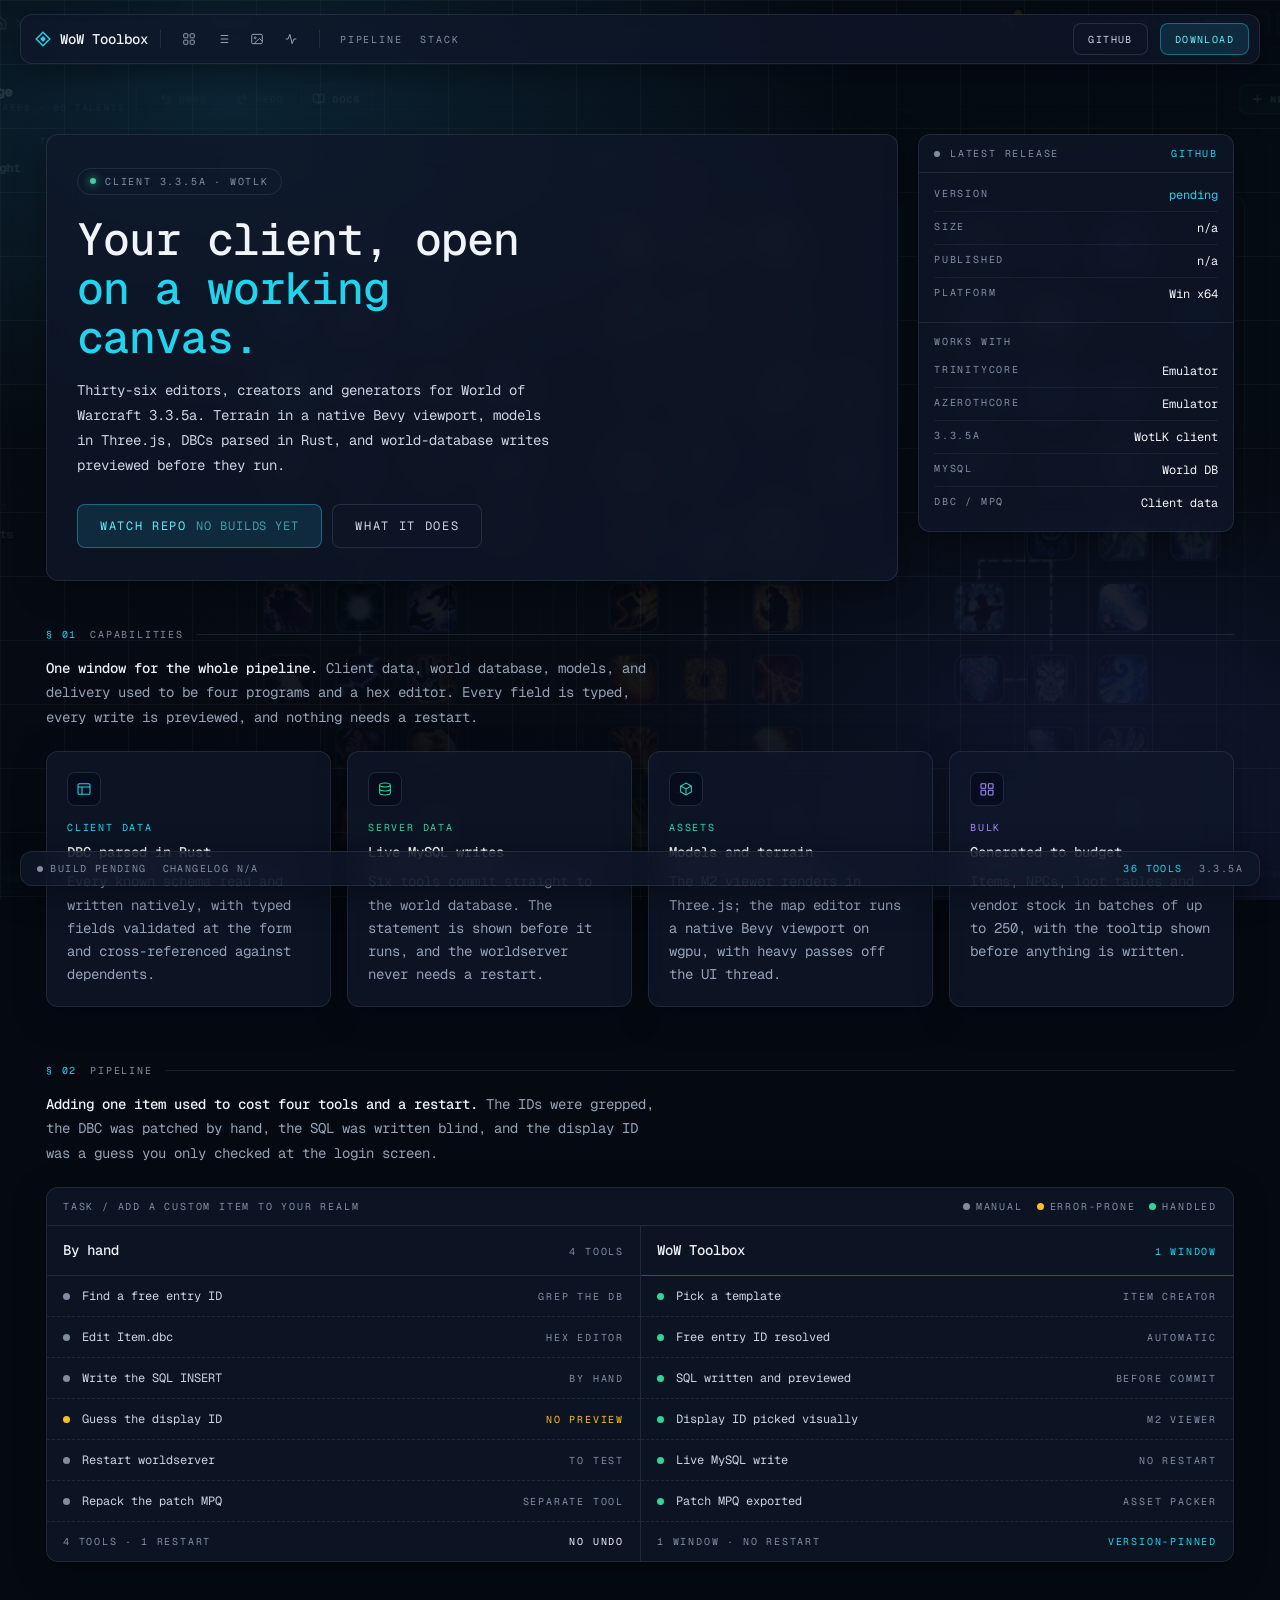
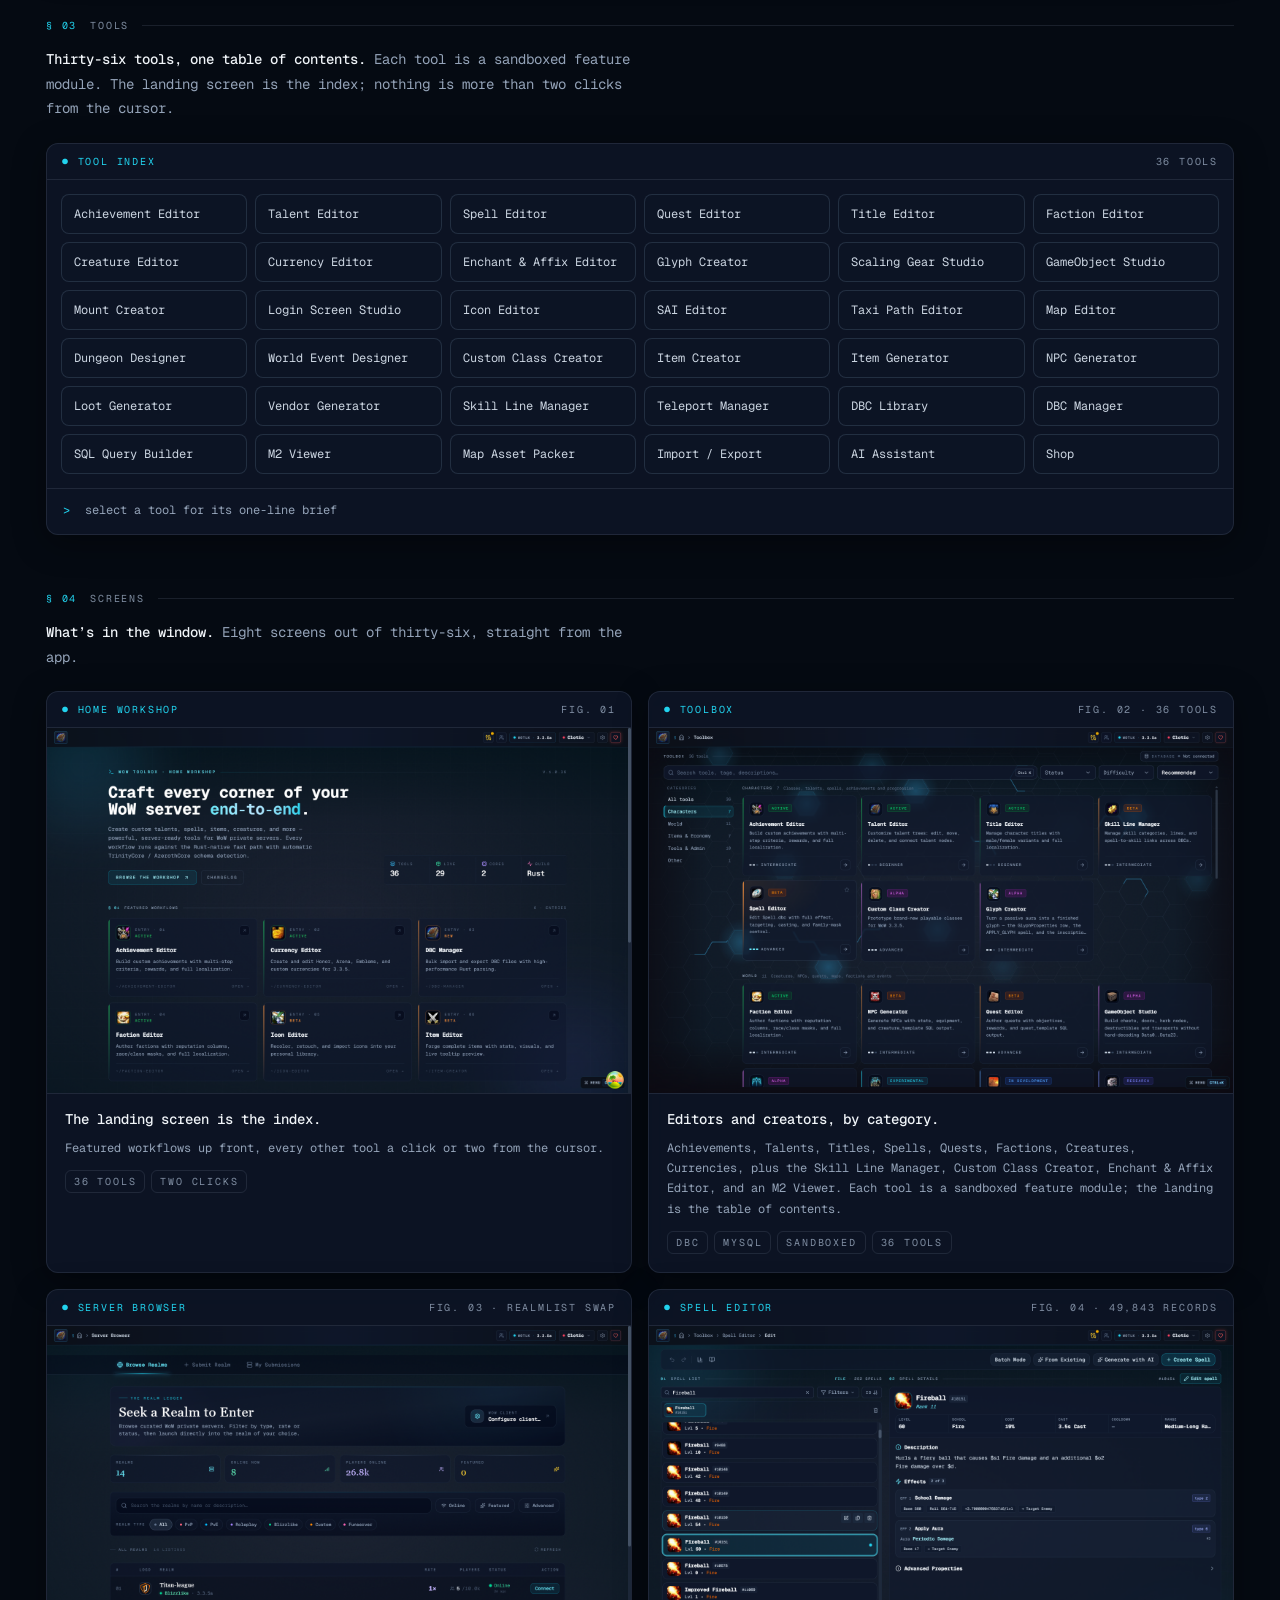
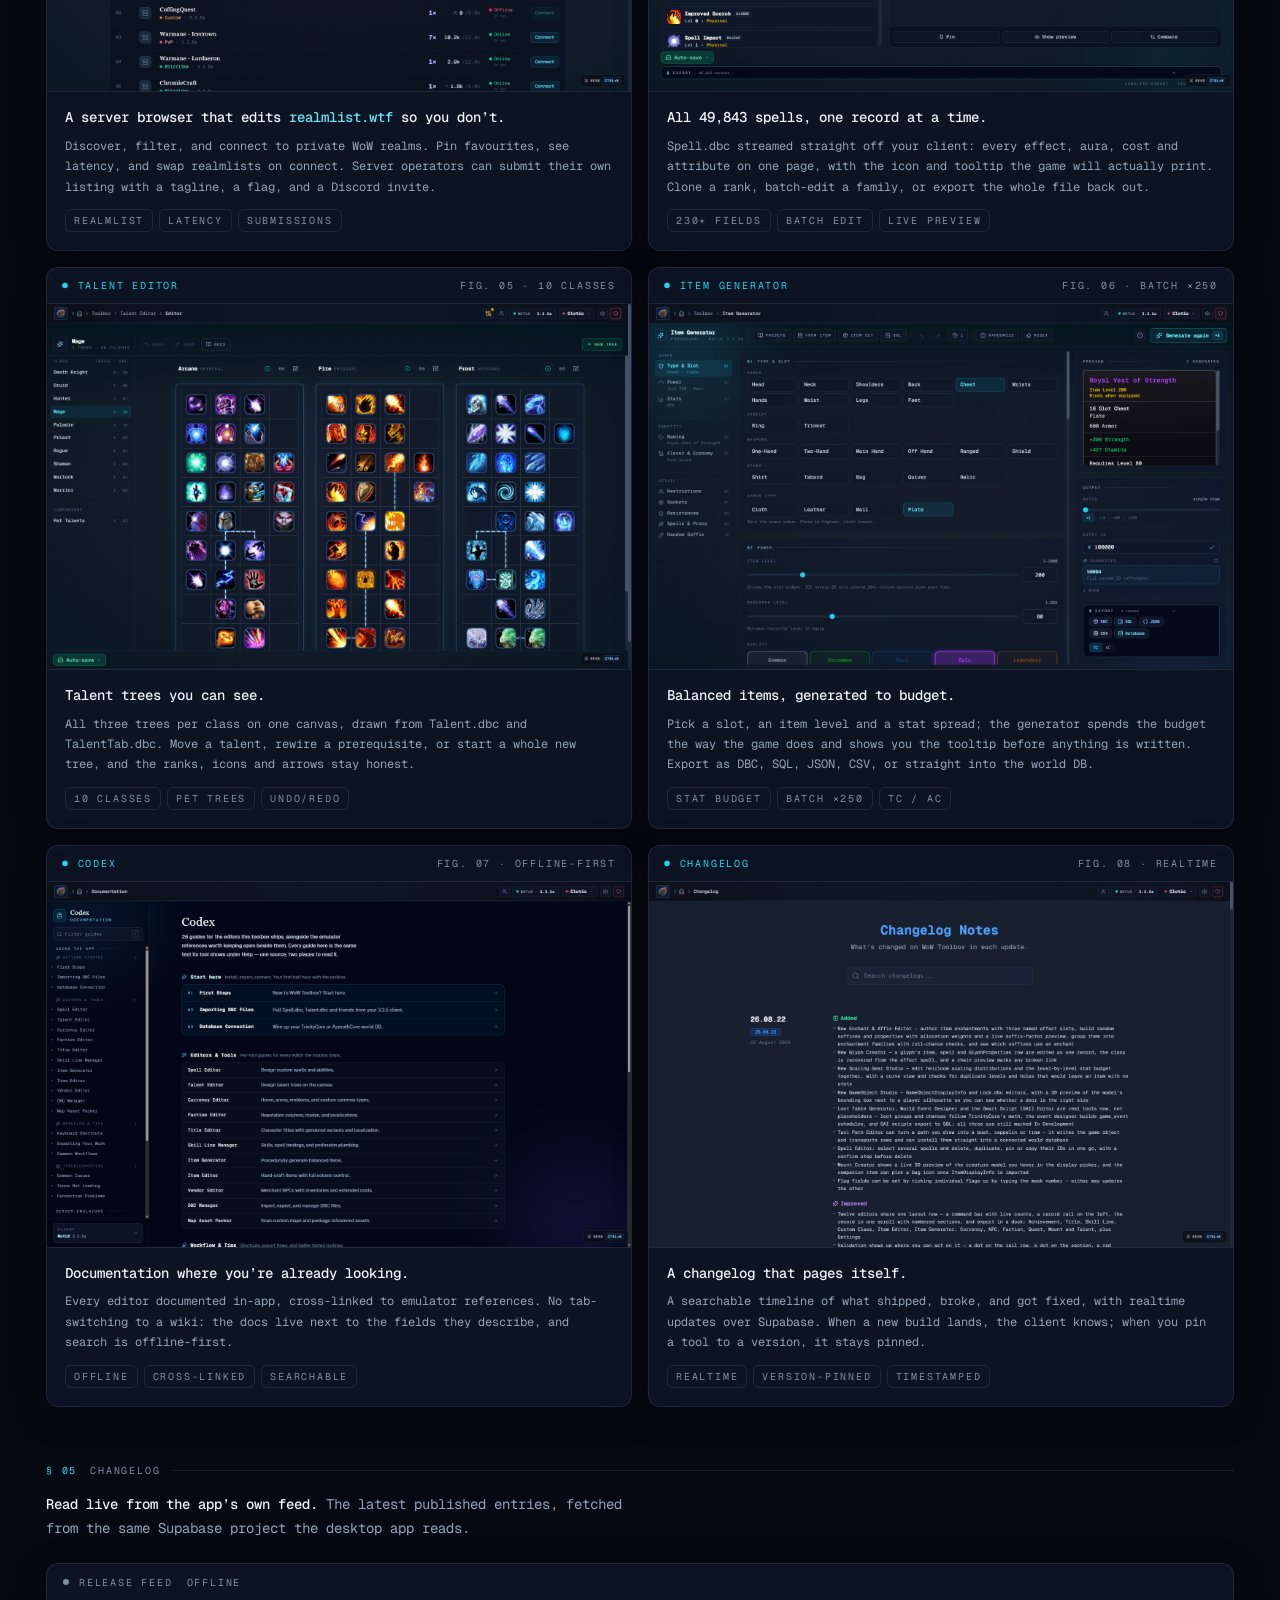
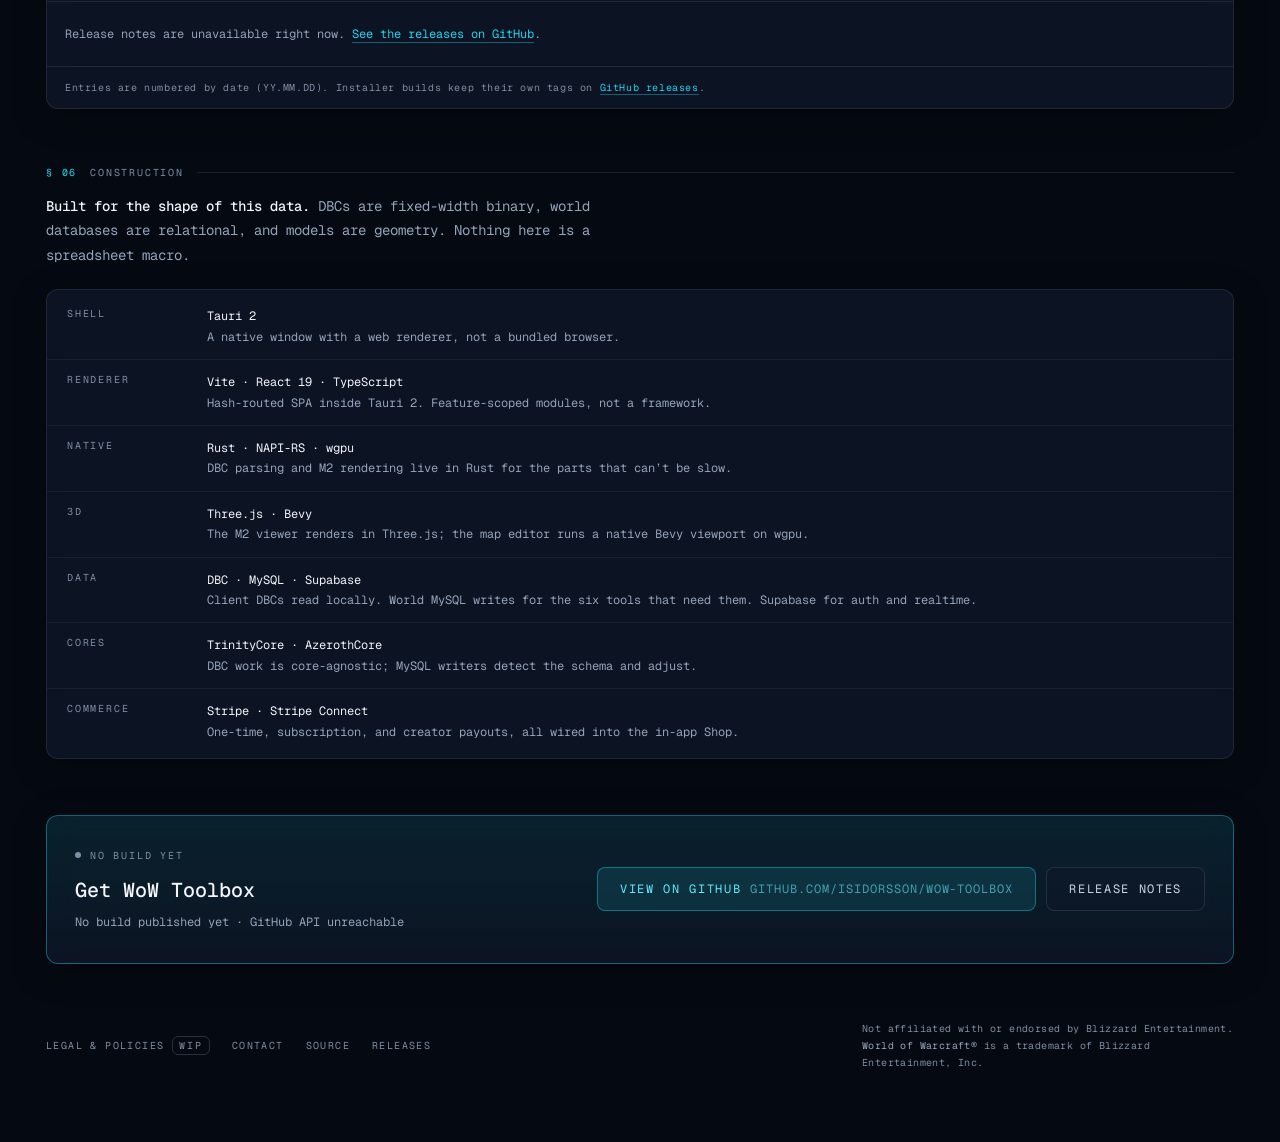
<file: index.html>
<!DOCTYPE html>
<html lang="en">
<head>
  <meta charset="utf-8">
  <meta name="viewport" content="width=device-width, initial-scale=1">
  <title>WoW Toolbox: a desktop modding kit for World of Warcraft</title>
  <meta name="description" content="WoW Toolbox is a desktop development kit for World of Warcraft client modding. 36 editors, creators, and generators in one window. Built first for 3.3.5a (WotLK); more client versions on the roadmap.">
  <meta name="theme-color" content="#050a12">

  <meta property="og:title" content="WoW Toolbox: a desktop modding kit for World of Warcraft">
  <meta property="og:description" content="36 editors, creators, and generators for WoW client modding. Starting with 3.3.5a, more versions planned.">
  <meta property="og:image" content="images/toolbox-landing.png">
  <meta property="og:type" content="website">

  <link rel="icon" href="data:image/svg+xml,%3Csvg xmlns='http://www.w3.org/2000/svg' viewBox='0 0 16 16'%3E%3Cpath d='M8 1.5 14.5 8 8 14.5 1.5 8Z' fill='none' stroke='%2322d3ee' stroke-width='1.6'/%3E%3C/svg%3E">

  <link rel="preconnect" href="https://fonts.googleapis.com">
  <link rel="preconnect" href="https://fonts.gstatic.com" crossorigin>
  <link rel="preconnect" href="https://api.github.com">
  <link rel="preconnect" href="https://sxwbyrumbiedxawtirmc.supabase.co">
  <link rel="stylesheet" href="https://fonts.googleapis.com/css2?family=Geist+Mono:wght@400;500;600&display=swap">
  <link rel="stylesheet" href="tokens.css">
  <link rel="stylesheet" href="welcome.css">
  <link rel="stylesheet" href="changelog.css">
</head>
<body>

  <a class="skip float" href="#main">Skip to content</a>

  <!-- The working canvas: fixed behind everything, as a viewport would be. -->
  <div class="canvas" aria-hidden="true">
    <img src="images/talent-editor.png" alt="" width="1600" height="1000" decoding="async">
  </div>

  <div class="page">

    <!-- Floating toolbar -->
    <header class="toolbar float">
      <a class="brand" href="./">
        <svg width="16" height="16" viewBox="0 0 16 16" aria-hidden="true" focusable="false"><path d="M8 1.2 14.8 8 8 14.8 1.2 8Z" fill="none" stroke="currentColor" stroke-width="1.4"/><path d="M8 5.1 10.9 8 8 10.9 5.1 8Z" fill="currentColor"/></svg>
        <b>WoW Toolbox</b>
      </a>
      <nav class="toolbar__nav" aria-label="Page sections">
        <span class="sep" aria-hidden="true"></span>
        <span class="tools">
          <a href="#what" title="Capabilities" aria-label="Capabilities"><svg width="14" height="14" viewBox="0 0 24 24" fill="none" stroke="currentColor" stroke-width="1.7" aria-hidden="true" focusable="false"><rect x="3" y="3" width="7" height="7" rx="1"/><rect x="14" y="3" width="7" height="7" rx="1"/><rect x="3" y="14" width="7" height="7" rx="1"/><rect x="14" y="14" width="7" height="7" rx="1"/></svg></a>
          <a href="#tools" title="Tool index" aria-label="Tool index"><svg width="14" height="14" viewBox="0 0 24 24" fill="none" stroke="currentColor" stroke-width="1.7" aria-hidden="true" focusable="false"><path d="M8 6h13M8 12h13M8 18h13M3 6h.01M3 12h.01M3 18h.01"/></svg></a>
          <a href="#screens" title="Screens" aria-label="Screens"><svg width="14" height="14" viewBox="0 0 24 24" fill="none" stroke="currentColor" stroke-width="1.7" aria-hidden="true" focusable="false"><rect x="3" y="4" width="18" height="16" rx="2"/><circle cx="9" cy="10" r="1.5"/><path d="m21 16-5-5-9 9"/></svg></a>
          <a href="#changelog" title="Changelog" aria-label="Changelog"><svg width="14" height="14" viewBox="0 0 24 24" fill="none" stroke="currentColor" stroke-width="1.7" aria-hidden="true" focusable="false"><path d="M3 12h4l3-8 4 16 3-8h4"/></svg></a>
        </span>
        <span class="sep" aria-hidden="true"></span>
        <span class="links">
          <a href="#pipeline">Pipeline</a>
          <a href="#stack">Stack</a>
        </span>
      </nav>
      <span class="grow"></span>
      <a class="btn" href="https://github.com/Isidorsson/wow-toolbox" rel="noopener">GitHub</a>
      <a class="btn btn--primary" href="#get">Download</a>
    </header>

    <main class="wrap" id="main">

      <!-- Hero: chrome floating over the viewport -->
      <section class="hero" aria-labelledby="hero-title">
        <div class="hero__card float">
          <p class="eyebrow"><i class="led" aria-hidden="true"></i>Client 3.3.5a · WotLK</p>
          <h1 id="hero-title">Your client, open <em>on a working canvas.</em></h1>
          <p class="lede">
            Thirty-six editors, creators and generators for World of Warcraft 3.3.5a.
            Terrain in a native Bevy viewport, models in Three.js, DBCs parsed in Rust,
            and world-database writes previewed before they run.
          </p>
          <div class="acts">
            <a class="btn btn--primary btn--lg" id="cta-download" href="https://github.com/Isidorsson/wow-toolbox/releases">
              <span class="btn__label">Download</span> <small id="cta-version">checking…</small>
            </a>
            <a class="btn btn--lg" href="#what">What it does</a>
          </div>
        </div>

        <aside class="insp float" aria-label="Latest release and compatibility">
          <div class="insp__h"><i class="led led--release" aria-hidden="true"></i>Latest release<span class="r">GitHub</span></div>
          <dl class="kv" id="release-meta">
            <div><dt>Version</dt><dd class="cy" data-field="version">…</dd></div>
            <div><dt>Size</dt><dd data-field="size">…</dd></div>
            <div><dt>Published</dt><dd data-field="date">…</dd></div>
            <div><dt>Platform</dt><dd data-field="platform">Win&nbsp;x64</dd></div>
          </dl>
          <p class="insp__sub">Works with</p>
          <dl class="kv">
            <div><dt>TrinityCore</dt><dd>Emulator</dd></div>
            <div><dt>AzerothCore</dt><dd>Emulator</dd></div>
            <div><dt>3.3.5a</dt><dd>WotLK client</dd></div>
            <div><dt>MySQL</dt><dd>World DB</dd></div>
            <div><dt>DBC / MPQ</dt><dd>Client data</dd></div>
          </dl>
        </aside>
      </section>

      <!-- Capabilities -->
      <section class="band" id="what" aria-labelledby="what-h">
        <h2 class="rule" id="what-h"><b>§ 01</b> Capabilities</h2>
        <p class="lead"><b>One window for the whole pipeline.</b> Client data, world database, models, and delivery used to be four programs and a hex editor. Every field is typed, every write is previewed, and nothing needs a restart.</p>
        <div class="grid">
          <article class="cell float" style="--a: var(--cyan)">
            <span class="ic"><svg width="16" height="16" viewBox="0 0 24 24" fill="none" stroke="currentColor" stroke-width="1.6" aria-hidden="true" focusable="false"><rect x="3" y="4" width="18" height="16" rx="2"/><path d="M3 9h18M9 9v11"/></svg></span>
            <span class="tag">Client data</span>
            <h3>DBC parsed in Rust</h3>
            <p>Every known schema read and written natively, with typed fields validated at the form and cross-referenced against dependents.</p>
          </article>
          <article class="cell float" style="--a: var(--emerald)">
            <span class="ic"><svg width="16" height="16" viewBox="0 0 24 24" fill="none" stroke="currentColor" stroke-width="1.6" aria-hidden="true" focusable="false"><ellipse cx="12" cy="6" rx="8" ry="3"/><path d="M4 6v12c0 1.7 3.6 3 8 3s8-1.3 8-3V6"/><path d="M4 12c0 1.7 3.6 3 8 3s8-1.3 8-3"/></svg></span>
            <span class="tag">Server data</span>
            <h3>Live MySQL writes</h3>
            <p>Six tools commit straight to the world database. The statement is shown before it runs, and the worldserver never needs a restart.</p>
          </article>
          <article class="cell float" style="--a: var(--teal)">
            <span class="ic"><svg width="16" height="16" viewBox="0 0 24 24" fill="none" stroke="currentColor" stroke-width="1.6" aria-hidden="true" focusable="false"><path d="m12 3 8 4.5v9L12 21l-8-4.5v-9Z"/><path d="M12 12v9M4 7.5l8 4.5 8-4.5"/></svg></span>
            <span class="tag">Assets</span>
            <h3>Models and terrain</h3>
            <p>The M2 viewer renders in Three.js; the map editor runs a native Bevy viewport on wgpu, with heavy passes off the UI thread.</p>
          </article>
          <article class="cell float" style="--a: var(--violet)">
            <span class="ic"><svg width="16" height="16" viewBox="0 0 24 24" fill="none" stroke="currentColor" stroke-width="1.6" aria-hidden="true" focusable="false"><rect x="3" y="4" width="7" height="7" rx="1"/><rect x="14" y="4" width="7" height="7" rx="1"/><rect x="3" y="14" width="7" height="7" rx="1"/><rect x="14" y="14" width="7" height="7" rx="1"/></svg></span>
            <span class="tag">Bulk</span>
            <h3>Generated to budget</h3>
            <p>Items, NPCs, loot tables and vendor stock in batches of up to 250, with the tooltip shown before anything is written.</p>
          </article>
        </div>
      </section>

      <!-- Pipeline: by hand against the Toolbox -->
      <section class="band" id="pipeline" aria-labelledby="pipeline-h">
        <h2 class="rule" id="pipeline-h"><b>§ 02</b> Pipeline</h2>
        <p class="lead"><b>Adding one item used to cost four tools and a restart.</b> The IDs were grepped, the DBC was patched by hand, the SQL was written blind, and the display ID was a guess you only checked at the login screen.</p>

        <div class="compare float">
          <div class="compare__bar">
            <span>Task / add a custom item to your realm</span>
            <span class="legend">
              <span><i class="dot" aria-hidden="true"></i> manual</span>
              <span><i class="dot dot--warn" aria-hidden="true"></i> error-prone</span>
              <span><i class="dot dot--ok" aria-hidden="true"></i> handled</span>
            </span>
          </div>
          <div class="compare__cols">
            <div class="compare__col">
              <div class="compare__head"><h3>By hand</h3><span>4 tools</span></div>
              <ol class="jobs">
                <li><i class="dot" aria-hidden="true"></i> Find a free entry ID <span class="status">grep the DB</span></li>
                <li><i class="dot" aria-hidden="true"></i> Edit Item.dbc <span class="status">hex editor</span></li>
                <li><i class="dot" aria-hidden="true"></i> Write the SQL INSERT <span class="status">by hand</span></li>
                <li><i class="dot dot--warn" aria-hidden="true"></i> Guess the display ID <span class="status status--warn">no preview</span></li>
                <li><i class="dot" aria-hidden="true"></i> Restart worldserver <span class="status">to test</span></li>
                <li><i class="dot" aria-hidden="true"></i> Repack the patch MPQ <span class="status">separate tool</span></li>
              </ol>
              <div class="compare__foot"><span>4 tools · 1 restart</span><b>no undo</b></div>
            </div>

            <div class="compare__col compare__col--ours">
              <div class="compare__head"><h3>WoW Toolbox</h3><span>1 window</span></div>
              <ol class="jobs">
                <li><i class="dot dot--ok" aria-hidden="true"></i> Pick a template <span class="status">Item Creator</span></li>
                <li><i class="dot dot--ok" aria-hidden="true"></i> Free entry ID resolved <span class="status">automatic</span></li>
                <li><i class="dot dot--ok" aria-hidden="true"></i> SQL written and previewed <span class="status">before commit</span></li>
                <li><i class="dot dot--ok" aria-hidden="true"></i> Display ID picked visually <span class="status">M2 Viewer</span></li>
                <li><i class="dot dot--ok" aria-hidden="true"></i> Live MySQL write <span class="status">no restart</span></li>
                <li><i class="dot dot--ok" aria-hidden="true"></i> Patch MPQ exported <span class="status">Asset Packer</span></li>
              </ol>
              <div class="compare__foot"><span>1 window · no restart</span><b>version-pinned</b></div>
            </div>
          </div>
        </div>
      </section>

      <!-- The complete tool index -->
      <section class="band" id="tools" aria-labelledby="tools-h">
        <h2 class="rule" id="tools-h"><b>§ 03</b> Tools</h2>
        <p class="lead"><b>Thirty-six tools, one table of contents.</b> Each tool is a sandboxed feature module. The landing screen is the index; nothing is more than two clicks from the cursor.</p>

        <div class="index float">
          <div class="index__bar"><span class="on">● Tool index</span><span class="r">36 tools</span></div>
          <ul class="index__grid" id="tool-index">
          <li><button class="index__btn" type="button" aria-pressed="false" data-note="achievements, criteria, and categories edited as typed records">Achievement Editor</button></li>
          <li><button class="index__btn" type="button" aria-pressed="false" data-note="talent trees, ranks, and prerequisites per class">Talent Editor</button></li>
          <li><button class="index__btn" type="button" aria-pressed="false" data-note="spell effects, auras, and attributes across the spell DBCs">Spell Editor</button></li>
          <li><button class="index__btn" type="button" aria-pressed="false" data-note="quest objectives, chains, and rewards">Quest Editor</button></li>
          <li><button class="index__btn" type="button" aria-pressed="false" data-note="player titles and the records that grant them">Title Editor</button></li>
          <li><button class="index__btn" type="button" aria-pressed="false" data-note="reputations, standings, and faction groups">Faction Editor</button></li>
          <li><button class="index__btn" type="button" aria-pressed="false" data-note="NPC templates: stats, models, and flags">Creature Editor</button></li>
          <li><button class="index__btn" type="button" aria-pressed="false" data-note="custom currencies, caps, and categories">Currency Editor</button></li>
          <li><button class="index__btn" type="button" aria-pressed="false" data-note="enchantments and random suffixes, with roll-chance checks">Enchant &amp; Affix Editor</button></li>
          <li><button class="index__btn" type="button" aria-pressed="false" data-note="a glyph's item, spell, and GlyphProperties row edited as one record">Glyph Creator</button></li>
          <li><button class="index__btn" type="button" aria-pressed="false" data-note="heirloom scaling curves and level-by-level stat budgets">Scaling Gear Studio</button></li>
          <li><button class="index__btn" type="button" aria-pressed="false" data-note="chests, doors, and transports with a 3D bounds preview">GameObject Studio</button></li>
          <li><button class="index__btn" type="button" aria-pressed="false" data-note="mounts authored end-to-end: creature, spell, and item">Mount Creator</button></li>
          <li><button class="index__btn" type="button" aria-pressed="false" data-note="the login screen rebuilt without touching the MPQ">Login Screen Studio</button></li>
          <li><button class="index__btn" type="button" aria-pressed="false" data-note="icons browsed and assigned visually">Icon Editor</button></li>
          <li><button class="index__btn" type="button" aria-pressed="false" data-note="SmartAI scripts without hand-written SQL">SAI Editor</button></li>
          <li><button class="index__btn" type="button" aria-pressed="false" data-note="flight paths drawn on a map canvas">Taxi Path Editor</button></li>
          <li><button class="index__btn" type="button" aria-pressed="false" data-note="3D terrain editing in a native Bevy viewport">Map Editor</button></li>
          <li><button class="index__btn" type="button" aria-pressed="false" data-note="instance content staged in one place">Dungeon Designer</button></li>
          <li><button class="index__btn" type="button" aria-pressed="false" data-note="seasonal world events scheduled and scripted">World Event Designer</button></li>
          <li><button class="index__btn" type="button" aria-pressed="false" data-note="a new playable class, from DBC to world DB">Custom Class Creator</button></li>
          <li><button class="index__btn" type="button" aria-pressed="false" data-note="items from templates, with previewed SQL and visual display IDs">Item Creator</button></li>
          <li><button class="index__btn" type="button" aria-pressed="false" data-note="items generated in batches from templates">Item Generator</button></li>
          <li><button class="index__btn" type="button" aria-pressed="false" data-note="NPCs generated in bulk">NPC Generator</button></li>
          <li><button class="index__btn" type="button" aria-pressed="false" data-note="loot tables rolled and written to the DB">Loot Generator</button></li>
          <li><button class="index__btn" type="button" aria-pressed="false" data-note="vendor inventories assembled and priced">Vendor Generator</button></li>
          <li><button class="index__btn" type="button" aria-pressed="false" data-note="skill lines and their ability links">Skill Line Manager</button></li>
          <li><button class="index__btn" type="button" aria-pressed="false" data-note="teleport locations managed for GMs">Teleport Manager</button></li>
          <li><button class="index__btn" type="button" aria-pressed="false" data-note="a reference for every known DBC schema">DBC Library</button></li>
          <li><button class="index__btn" type="button" aria-pressed="false" data-note="DBC import, export, and batch operations">DBC Manager</button></li>
          <li><button class="index__btn" type="button" aria-pressed="false" data-note="world-DB queries composed visually">SQL Query Builder</button></li>
          <li><button class="index__btn" type="button" aria-pressed="false" data-note="models inspected, display IDs picked on sight">M2 Viewer</button></li>
          <li><button class="index__btn" type="button" aria-pressed="false" data-note="patch MPQs exported straight from the app">Map Asset Packer</button></li>
          <li><button class="index__btn" type="button" aria-pressed="false" data-note="round-trips between client and server data">Import / Export</button></li>
          <li><button class="index__btn" type="button" aria-pressed="false" data-note="an in-app assistant for content authoring">AI Assistant</button></li>
          <li><button class="index__btn" type="button" aria-pressed="false" data-note="content packs and add-ons, Stripe-backed">Shop</button></li>
          </ul>
          <p class="index__note" id="index-note" aria-live="polite"><b aria-hidden="true">&gt;</b> <span>select a tool for its one-line brief</span></p>
        </div>
      </section>

      <!-- Screens -->
      <section class="band" id="screens" aria-labelledby="screens-h">
        <h2 class="rule" id="screens-h"><b>§ 04</b> Screens</h2>
        <p class="lead"><b>What&rsquo;s in the window.</b> Eight screens out of thirty-six, straight from the app.</p>

        <div class="shots">
          <figure class="plate float">
            <div class="plate__bar"><span class="on">● Home workshop</span><span class="r">Fig. 01</span></div>
            <img src="images/toolbox-landing.png" alt="WoW Toolbox landing screen showing featured workflows" width="1600" height="1000" loading="lazy" decoding="async">
            <figcaption>
              <h3>The landing screen is the index.</h3>
              <p>Featured workflows up front, every other tool a click or two from the cursor.</p>
              <ul class="chips"><li>36 tools</li><li>Two clicks</li></ul>
            </figcaption>
          </figure>

          <figure class="plate float">
            <div class="plate__bar"><span class="on">● Toolbox</span><span class="r">Fig. 02 · 36 tools</span></div>
            <img src="images/toolbox-grid.png" alt="Toolbox grid showing every tool category" width="1600" height="1000" loading="lazy" decoding="async">
            <figcaption>
              <h3>Editors and creators, by category.</h3>
              <p>Achievements, Talents, Titles, Spells, Quests, Factions, Creatures, Currencies, plus the Skill Line Manager, Custom Class Creator, Enchant &amp; Affix Editor, and an M2 Viewer. Each tool is a sandboxed feature module; the landing is the table of contents.</p>
              <ul class="chips"><li>DBC</li><li>MySQL</li><li>Sandboxed</li><li>36 tools</li></ul>
            </figcaption>
          </figure>

          <figure class="plate float">
            <div class="plate__bar"><span class="on">● Server Browser</span><span class="r">Fig. 03 · realmlist swap</span></div>
            <img src="images/server-browser.png" alt="Server browser listing private WotLK servers" width="1600" height="1000" loading="lazy" decoding="async">
            <figcaption>
              <h3>A server browser that edits <code>realmlist.wtf</code> so you don&rsquo;t.</h3>
              <p>Discover, filter, and connect to private WoW realms. Pin favourites, see latency, and swap realmlists on connect. Server operators can submit their own listing with a tagline, a flag, and a Discord invite.</p>
              <ul class="chips"><li>Realmlist</li><li>Latency</li><li>Submissions</li></ul>
            </figcaption>
          </figure>

          <figure class="plate float">
            <div class="plate__bar"><span class="on">● Spell Editor</span><span class="r">Fig. 04 · 49,843 records</span></div>
            <img src="images/spell-editor.png" alt="Spell Editor showing Fireball rank 11 with its effects" width="1600" height="1000" loading="lazy" decoding="async">
            <figcaption>
              <h3>All 49,843 spells, one record at a time.</h3>
              <p>Spell.dbc streamed straight off your client: every effect, aura, cost and attribute on one page, with the icon and tooltip the game will actually print. Clone a rank, batch-edit a family, or export the whole file back out.</p>
              <ul class="chips"><li>230+ fields</li><li>Batch edit</li><li>Live preview</li></ul>
            </figcaption>
          </figure>

          <figure class="plate float">
            <div class="plate__bar"><span class="on">● Talent Editor</span><span class="r">Fig. 05 · 10 classes</span></div>
            <img src="images/talent-editor.png" alt="Talent Editor showing the three Mage talent trees" width="1600" height="1000" loading="lazy" decoding="async">
            <figcaption>
              <h3>Talent trees you can see.</h3>
              <p>All three trees per class on one canvas, drawn from Talent.dbc and TalentTab.dbc. Move a talent, rewire a prerequisite, or start a whole new tree, and the ranks, icons and arrows stay honest.</p>
              <ul class="chips"><li>10 classes</li><li>Pet trees</li><li>Undo/redo</li></ul>
            </figcaption>
          </figure>

          <figure class="plate float">
            <div class="plate__bar"><span class="on">● Item Generator</span><span class="r">Fig. 06 · batch ×250</span></div>
            <img src="images/item-generator.png" alt="Item Generator with a generated epic chestpiece preview" width="1600" height="1000" loading="lazy" decoding="async">
            <figcaption>
              <h3>Balanced items, generated to budget.</h3>
              <p>Pick a slot, an item level and a stat spread; the generator spends the budget the way the game does and shows you the tooltip before anything is written. Export as DBC, SQL, JSON, CSV, or straight into the world DB.</p>
              <ul class="chips"><li>Stat budget</li><li>Batch &times;250</li><li>TC / AC</li></ul>
            </figcaption>
          </figure>

          <figure class="plate float">
            <div class="plate__bar"><span class="on">● Codex</span><span class="r">Fig. 07 · offline-first</span></div>
            <img src="images/docs.png" alt="Codex documentation screen" width="1600" height="1000" loading="lazy" decoding="async">
            <figcaption>
              <h3>Documentation where you&rsquo;re already looking.</h3>
              <p>Every editor documented in-app, cross-linked to emulator references. No tab-switching to a wiki: the docs live next to the fields they describe, and search is offline-first.</p>
              <ul class="chips"><li>Offline</li><li>Cross-linked</li><li>Searchable</li></ul>
            </figcaption>
          </figure>

          <figure class="plate float">
            <div class="plate__bar"><span class="on">● Changelog</span><span class="r">Fig. 08 · realtime</span></div>
            <img src="images/changelog.png" alt="Changelog timeline" width="1600" height="1000" loading="lazy" decoding="async">
            <figcaption>
              <h3>A changelog that pages itself.</h3>
              <p>A searchable timeline of what shipped, broke, and got fixed, with realtime updates over Supabase. When a new build lands, the client knows; when you pin a tool to a version, it stays pinned.</p>
              <ul class="chips"><li>Realtime</li><li>Version-pinned</li><li>Timestamped</li></ul>
            </figcaption>
          </figure>
        </div>
      </section>

      <!-- Changelog: the live release feed. The static content is the no-script
           fallback; changelog.js replaces it. -->
      <section class="band" id="changelog" aria-labelledby="changelog-h">
        <h2 class="rule" id="changelog-h"><b>§ 05</b> Changelog</h2>
        <p class="lead"><b>Read live from the app&rsquo;s own feed.</b> The latest published entries, fetched from the same Supabase project the desktop app reads.</p>

        <div class="feed float" id="changelog-feed" data-state="idle">
          <div class="feed__bar">
            <span class="feed__title"><i class="led" aria-hidden="true"></i>Release feed</span>
            <span class="feed__status" id="feed-status" role="status">Idle</span>
            <span class="feed__meta" id="feed-meta"></span>
          </div>
          <div class="feed__body" id="feed-body">
            <p class="feed__msg">The release feed needs JavaScript. <a href="https://github.com/Isidorsson/wow-toolbox/releases" rel="noopener">See the releases on GitHub</a>.</p>
          </div>
          <p class="feed__foot">Entries are numbered by date (YY.MM.DD). Installer builds keep their own tags on <a href="https://github.com/Isidorsson/wow-toolbox/releases" rel="noopener">GitHub releases</a>.</p>
        </div>
      </section>

      <!-- Construction -->
      <section class="band" id="stack" aria-labelledby="stack-h">
        <h2 class="rule" id="stack-h"><b>§ 06</b> Construction</h2>
        <p class="lead"><b>Built for the shape of this data.</b> DBCs are fixed-width binary, world databases are relational, and models are geometry. Nothing here is a spreadsheet macro.</p>

        <dl class="spec float">
          <div><dt>Shell</dt><dd><b>Tauri 2</b><span>A native window with a web renderer, not a bundled browser.</span></dd></div>
          <div><dt>Renderer</dt><dd><b>Vite · React 19 · TypeScript</b><span>Hash-routed SPA inside Tauri&nbsp;2. Feature-scoped modules, not a framework.</span></dd></div>
          <div><dt>Native</dt><dd><b>Rust · NAPI-RS · wgpu</b><span>DBC parsing and M2 rendering live in Rust for the parts that can&rsquo;t be slow.</span></dd></div>
          <div><dt>3D</dt><dd><b>Three.js · Bevy</b><span>The M2 viewer renders in Three.js; the map editor runs a native Bevy viewport on wgpu.</span></dd></div>
          <div><dt>Data</dt><dd><b>DBC · MySQL · Supabase</b><span>Client DBCs read locally. World MySQL writes for the six tools that need them. Supabase for auth and realtime.</span></dd></div>
          <div><dt>Cores</dt><dd><b>TrinityCore · AzerothCore</b><span>DBC work is core-agnostic; MySQL writers detect the schema and adjust.</span></dd></div>
          <div><dt>Commerce</dt><dd><b>Stripe · Stripe Connect</b><span>One-time, subscription, and creator payouts, all wired into the in-app Shop.</span></dd></div>
        </dl>
      </section>

      <!-- Download -->
      <section class="band" id="get" aria-labelledby="get-h">
        <div class="get float">
          <div class="get__copy">
            <p class="get__state"><i class="led led--release" aria-hidden="true"></i><span id="download-state">Checking…</span></p>
            <h2 id="get-h">Get WoW Toolbox</h2>
            <p class="get__fine" id="download-tag">Pulling release metadata from GitHub…</p>
          </div>
          <div class="get__act">
            <a class="btn btn--primary btn--lg" id="cta-download-large" href="https://github.com/Isidorsson/wow-toolbox/releases">
              <span id="cta-label-large">View releases</span> <small id="cta-detail-large">github.com/Isidorsson/wow-toolbox</small>
            </a>
            <a class="btn btn--lg" id="release-notes-link" href="https://github.com/Isidorsson/wow-toolbox/releases" rel="noopener">Release notes</a>
          </div>
        </div>
      </section>

    </main>

    <footer class="foot">
      <div class="foot__in">
        <nav class="foot__links" aria-label="Secondary">
          <a href="legal.html">Legal &amp; Policies <span class="pill">WIP</span></a>
          <a href="contact.html">Contact</a>
          <a href="https://github.com/Isidorsson/wow-toolbox" rel="noopener">Source</a>
          <a href="https://github.com/Isidorsson/wow-toolbox/releases" rel="noopener">Releases</a>
        </nav>
        <p class="foot__fine">
          Not affiliated with or endorsed by Blizzard Entertainment. <em>World of Warcraft®</em> is a trademark of Blizzard Entertainment, Inc.
        </p>
      </div>
    </footer>

    <!-- Floating status pill, bottom -->
    <div class="statusbar float">
      <span><i class="led led--release" aria-hidden="true"></i> build <span data-field="version">…</span></span>
      <span>changelog <span data-field="changelog">…</span></span>
      <span class="grow"></span>
      <span class="cy statusbar__opt">36 tools</span>
      <span class="statusbar__opt">3.3.5a</span>
    </div>
  </div>

  <script src="welcome.js" defer></script>
  <script src="changelog.js" defer></script>
</body>
</html>
</file>
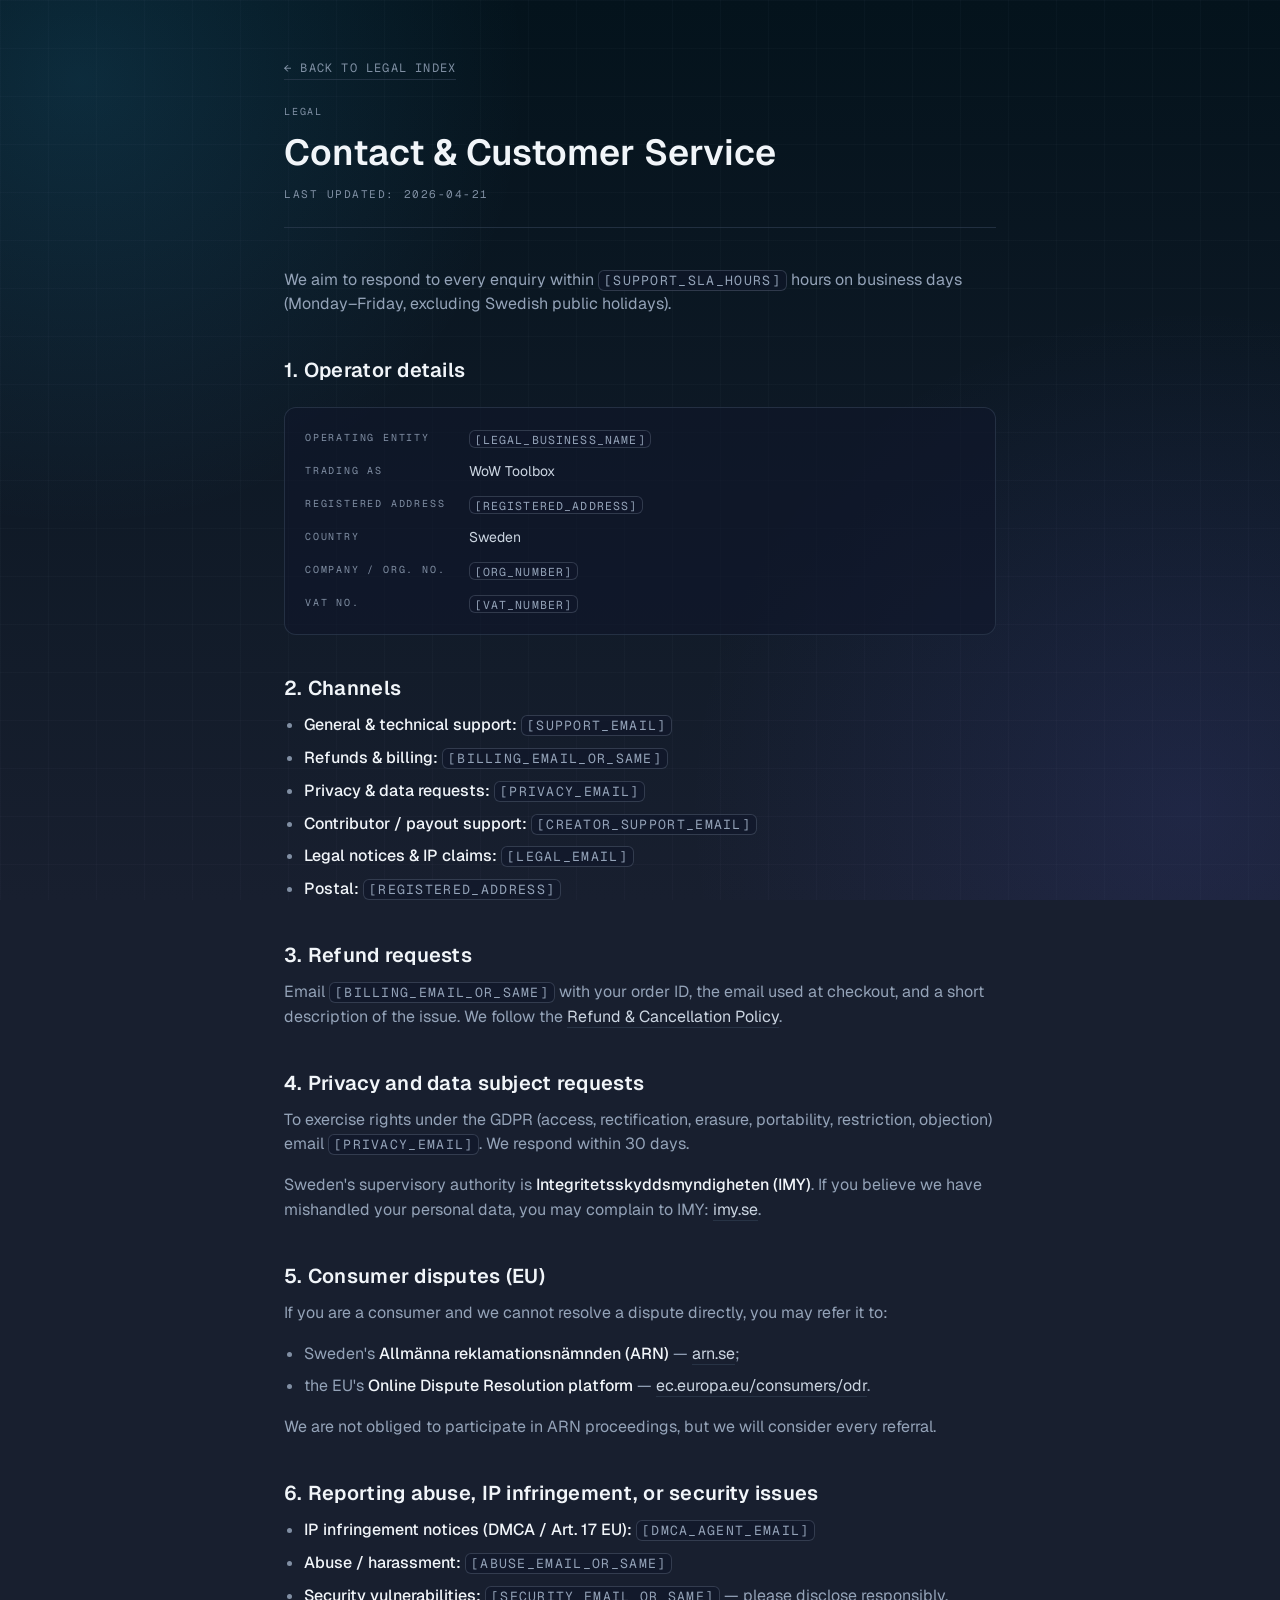
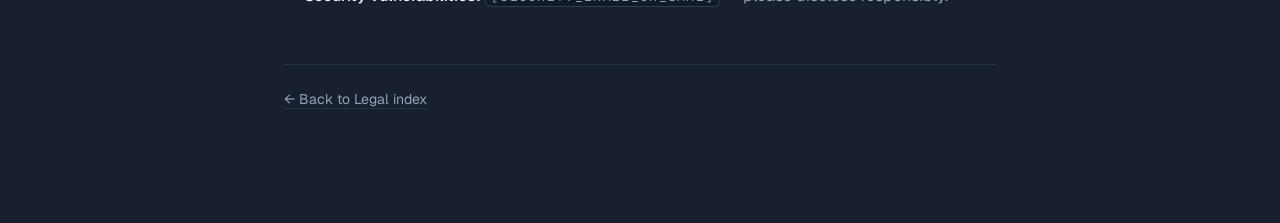
<file: contact.html>
<!DOCTYPE html>
<html lang="en">
<head>
  <meta charset="utf-8">
  <meta name="viewport" content="width=device-width, initial-scale=1">
  <title>Contact &amp; Customer Service — WoW Toolbox</title>
  <meta name="theme-color" content="#04131c">
  <link rel="icon" href="data:image/svg+xml,%3Csvg xmlns='http://www.w3.org/2000/svg' viewBox='0 0 100 100'%3E%3Ctext x='50' y='72' font-size='80' text-anchor='middle' fill='%2322d3ee'%3E%E2%97%88%3C/text%3E%3C/svg%3E">
  <link rel="preconnect" href="https://fonts.googleapis.com">
  <link rel="preconnect" href="https://fonts.gstatic.com" crossorigin>
  <link rel="stylesheet" href="https://fonts.googleapis.com/css2?family=Geist:wght@400;500;600&family=Geist+Mono:wght@400;500&display=swap">
  <link rel="stylesheet" href="tokens.css">
  <link rel="stylesheet" href="styles.css">
</head>
<body>
  <main>
    <nav class="back"><a href="legal.html">← Back to Legal index</a></nav>

    <header class="site">
      <p class="eyebrow">Legal</p>
      <h1>Contact &amp; Customer Service</h1>
      <p class="updated">Last updated: 2026-04-21</p>
    </header>

    <p>
      We aim to respond to every enquiry within
      <span class="placeholder">[SUPPORT_SLA_HOURS]</span> hours on business days
      (Monday–Friday, excluding Swedish public holidays).
    </p>

    <h2>1. Operator details</h2>
    <div class="identity">
      <dl>
        <dt>Operating entity</dt><dd><span class="placeholder">[LEGAL_BUSINESS_NAME]</span></dd>
        <dt>Trading as</dt><dd>WoW Toolbox</dd>
        <dt>Registered address</dt><dd><span class="placeholder">[REGISTERED_ADDRESS]</span></dd>
        <dt>Country</dt><dd>Sweden</dd>
        <dt>Company / org. no.</dt><dd><span class="placeholder">[ORG_NUMBER]</span></dd>
        <dt>VAT no.</dt><dd><span class="placeholder">[VAT_NUMBER]</span></dd>
      </dl>
    </div>

    <h2>2. Channels</h2>
    <ul>
      <li><strong>General &amp; technical support:</strong> <span class="placeholder">[SUPPORT_EMAIL]</span></li>
      <li><strong>Refunds &amp; billing:</strong> <span class="placeholder">[BILLING_EMAIL_OR_SAME]</span></li>
      <li><strong>Privacy &amp; data requests:</strong> <span class="placeholder">[PRIVACY_EMAIL]</span></li>
      <li><strong>Contributor / payout support:</strong> <span class="placeholder">[CREATOR_SUPPORT_EMAIL]</span></li>
      <li><strong>Legal notices &amp; IP claims:</strong> <span class="placeholder">[LEGAL_EMAIL]</span></li>
      <li><strong>Postal:</strong> <span class="placeholder">[REGISTERED_ADDRESS]</span></li>
    </ul>

    <h2>3. Refund requests</h2>
    <p>
      Email <span class="placeholder">[BILLING_EMAIL_OR_SAME]</span> with your order ID, the email
      used at checkout, and a short description of the issue. We follow the
      <a href="refunds.html">Refund &amp; Cancellation Policy</a>.
    </p>

    <h2>4. Privacy and data subject requests</h2>
    <p>
      To exercise rights under the GDPR (access, rectification, erasure, portability, restriction,
      objection) email <span class="placeholder">[PRIVACY_EMAIL]</span>. We respond within 30 days.
    </p>
    <p>
      Sweden's supervisory authority is <strong>Integritetsskyddsmyndigheten (IMY)</strong>. If you
      believe we have mishandled your personal data, you may complain to IMY:
      <a href="https://www.imy.se/" rel="noopener">imy.se</a>.
    </p>

    <h2>5. Consumer disputes (EU)</h2>
    <p>
      If you are a consumer and we cannot resolve a dispute directly, you may refer it to:
    </p>
    <ul>
      <li>Sweden's <strong>Allmänna reklamationsnämnden (ARN)</strong> — <a href="https://www.arn.se/" rel="noopener">arn.se</a>;</li>
      <li>the EU's <strong>Online Dispute Resolution platform</strong> — <a href="https://ec.europa.eu/consumers/odr" rel="noopener">ec.europa.eu/consumers/odr</a>.</li>
    </ul>
    <p>We are not obliged to participate in ARN proceedings, but we will consider every referral.</p>

    <h2>6. Reporting abuse, IP infringement, or security issues</h2>
    <ul>
      <li><strong>IP infringement notices (DMCA / Art. 17 EU):</strong> <span class="placeholder">[DMCA_AGENT_EMAIL]</span></li>
      <li><strong>Abuse / harassment:</strong> <span class="placeholder">[ABUSE_EMAIL_OR_SAME]</span></li>
      <li><strong>Security vulnerabilities:</strong> <span class="placeholder">[SECURITY_EMAIL_OR_SAME]</span> — please disclose responsibly.</li>
    </ul>

    <footer class="site">
      <p><a href="./">← Back to Legal index</a></p>
    </footer>
  </main>
</body>
</html>
</file>
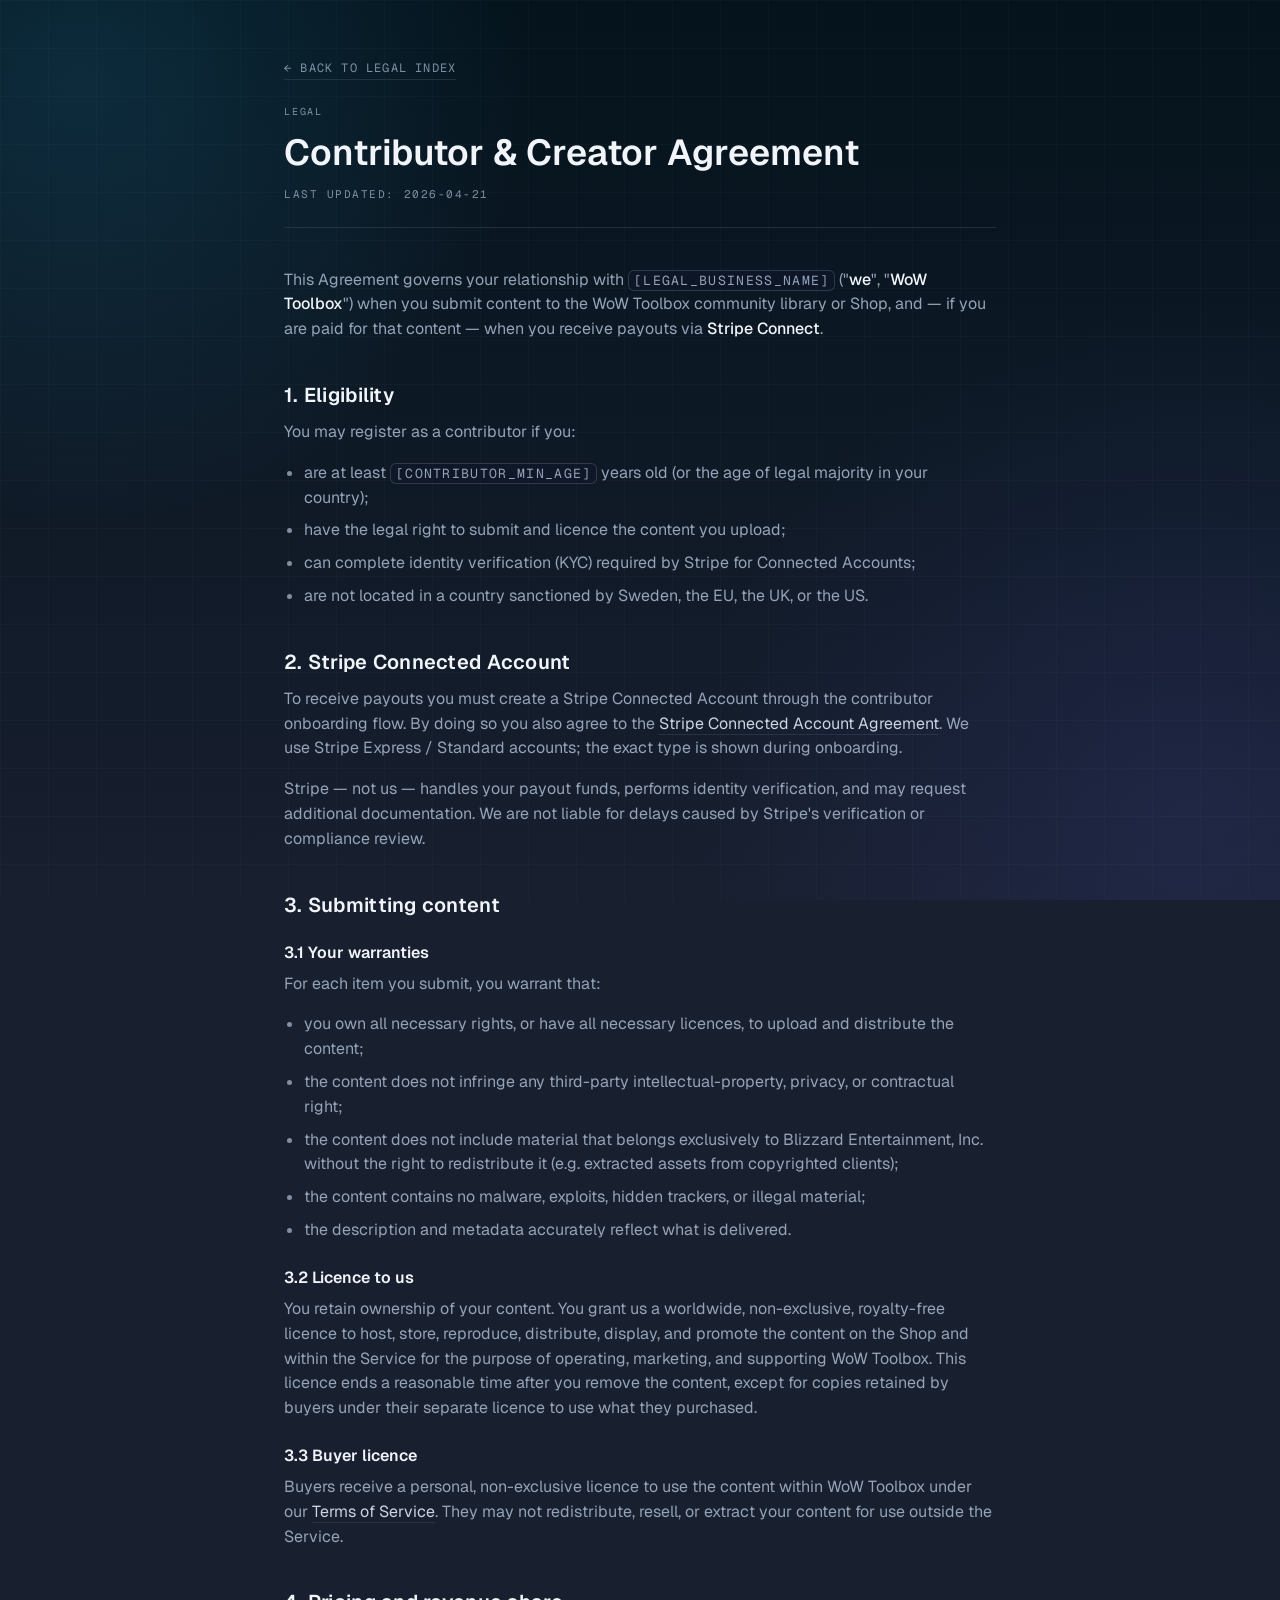
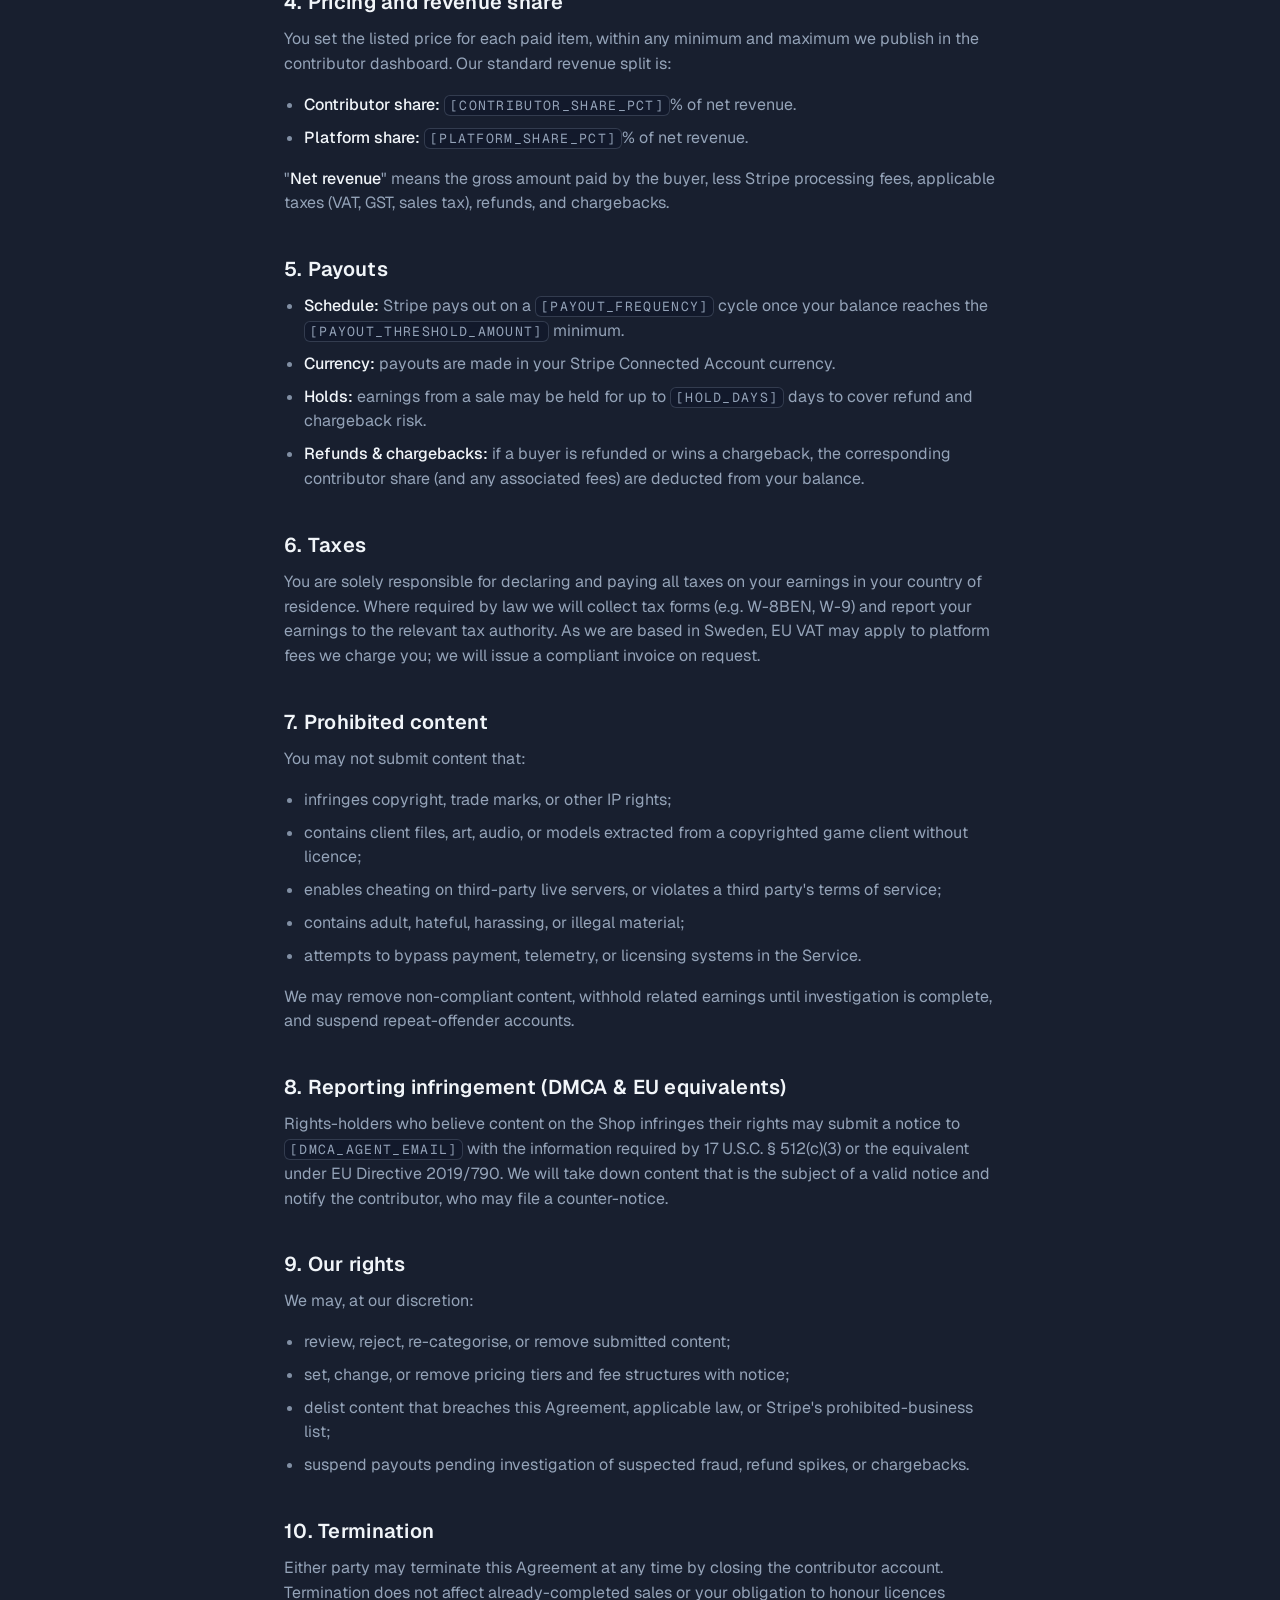
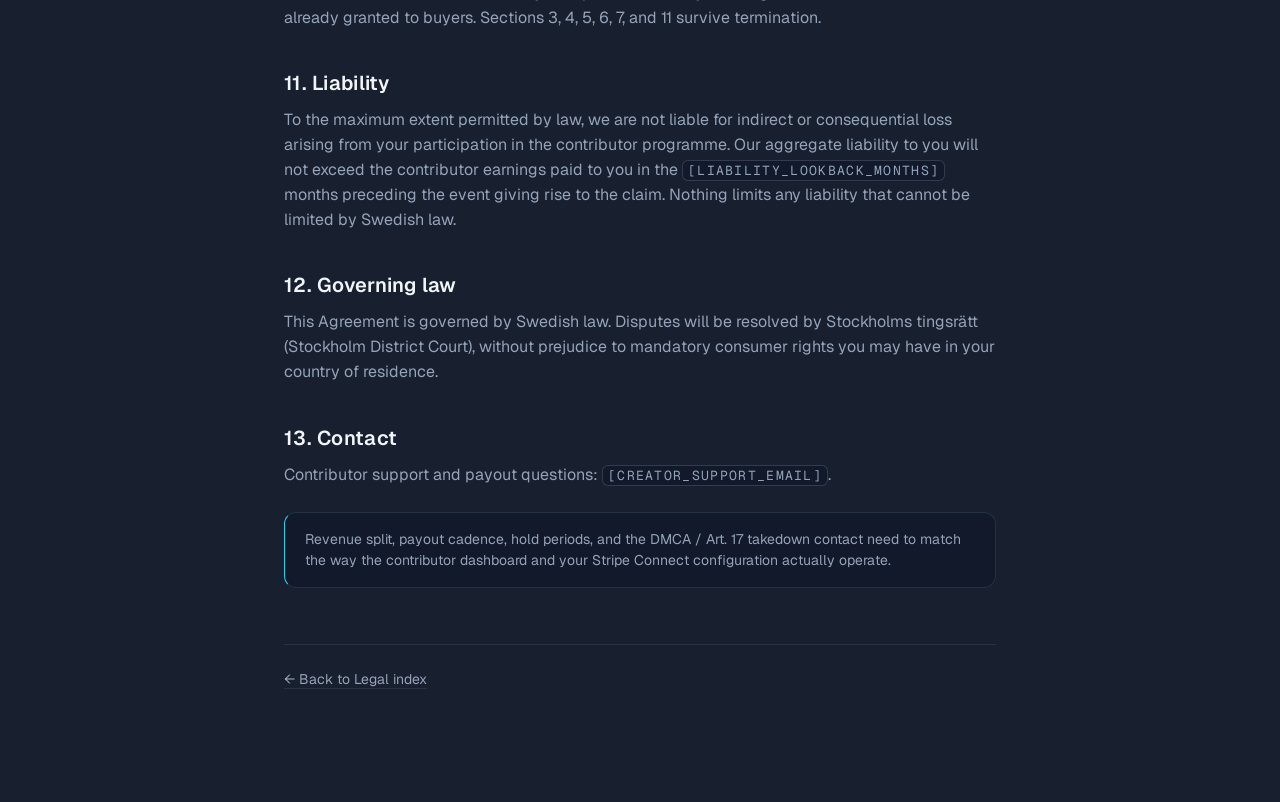
<file: creators.html>
<!DOCTYPE html>
<html lang="en">
<head>
  <meta charset="utf-8">
  <meta name="viewport" content="width=device-width, initial-scale=1">
  <title>Contributor &amp; Creator Agreement — WoW Toolbox</title>
  <meta name="theme-color" content="#04131c">
  <link rel="icon" href="data:image/svg+xml,%3Csvg xmlns='http://www.w3.org/2000/svg' viewBox='0 0 100 100'%3E%3Ctext x='50' y='72' font-size='80' text-anchor='middle' fill='%2322d3ee'%3E%E2%97%88%3C/text%3E%3C/svg%3E">
  <link rel="preconnect" href="https://fonts.googleapis.com">
  <link rel="preconnect" href="https://fonts.gstatic.com" crossorigin>
  <link rel="stylesheet" href="https://fonts.googleapis.com/css2?family=Geist:wght@400;500;600&family=Geist+Mono:wght@400;500&display=swap">
  <link rel="stylesheet" href="tokens.css">
  <link rel="stylesheet" href="styles.css">
</head>
<body>
  <main>
    <nav class="back"><a href="legal.html">← Back to Legal index</a></nav>

    <header class="site">
      <p class="eyebrow">Legal</p>
      <h1>Contributor &amp; Creator Agreement</h1>
      <p class="updated">Last updated: 2026-04-21</p>
    </header>

    <p>
      This Agreement governs your relationship with
      <span class="placeholder">[LEGAL_BUSINESS_NAME]</span> ("<strong>we</strong>",
      "<strong>WoW Toolbox</strong>") when you submit content to the WoW Toolbox community library
      or Shop, and — if you are paid for that content — when you receive payouts via
      <strong>Stripe Connect</strong>.
    </p>

    <h2>1. Eligibility</h2>
    <p>You may register as a contributor if you:</p>
    <ul>
      <li>are at least <span class="placeholder">[CONTRIBUTOR_MIN_AGE]</span> years old (or the age of legal majority in your country);</li>
      <li>have the legal right to submit and licence the content you upload;</li>
      <li>can complete identity verification (KYC) required by Stripe for Connected Accounts;</li>
      <li>are not located in a country sanctioned by Sweden, the EU, the UK, or the US.</li>
    </ul>

    <h2>2. Stripe Connected Account</h2>
    <p>
      To receive payouts you must create a Stripe Connected Account through the contributor
      onboarding flow. By doing so you also agree to the
      <a href="https://stripe.com/connect-account/legal" rel="noopener">Stripe Connected Account
      Agreement</a>. We use Stripe Express / Standard accounts; the exact type is shown during
      onboarding.
    </p>
    <p>
      Stripe — not us — handles your payout funds, performs identity verification, and may request
      additional documentation. We are not liable for delays caused by Stripe's verification or
      compliance review.
    </p>

    <h2>3. Submitting content</h2>

    <h3>3.1 Your warranties</h3>
    <p>For each item you submit, you warrant that:</p>
    <ul>
      <li>you own all necessary rights, or have all necessary licences, to upload and distribute the content;</li>
      <li>the content does not infringe any third-party intellectual-property, privacy, or contractual right;</li>
      <li>the content does not include material that belongs exclusively to Blizzard Entertainment, Inc. without the right to redistribute it (e.g. extracted assets from copyrighted clients);</li>
      <li>the content contains no malware, exploits, hidden trackers, or illegal material;</li>
      <li>the description and metadata accurately reflect what is delivered.</li>
    </ul>

    <h3>3.2 Licence to us</h3>
    <p>
      You retain ownership of your content. You grant us a worldwide, non-exclusive, royalty-free
      licence to host, store, reproduce, distribute, display, and promote the content on the Shop
      and within the Service for the purpose of operating, marketing, and supporting WoW Toolbox.
      This licence ends a reasonable time after you remove the content, except for copies retained
      by buyers under their separate licence to use what they purchased.
    </p>

    <h3>3.3 Buyer licence</h3>
    <p>
      Buyers receive a personal, non-exclusive licence to use the content within WoW Toolbox under
      our <a href="terms.html">Terms of Service</a>. They may not redistribute, resell, or extract
      your content for use outside the Service.
    </p>

    <h2>4. Pricing and revenue share</h2>
    <p>
      You set the listed price for each paid item, within any minimum and maximum we publish in the
      contributor dashboard. Our standard revenue split is:
    </p>
    <ul>
      <li><strong>Contributor share:</strong> <span class="placeholder">[CONTRIBUTOR_SHARE_PCT]</span>% of net revenue.</li>
      <li><strong>Platform share:</strong> <span class="placeholder">[PLATFORM_SHARE_PCT]</span>% of net revenue.</li>
    </ul>
    <p>
      "<strong>Net revenue</strong>" means the gross amount paid by the buyer, less Stripe
      processing fees, applicable taxes (VAT, GST, sales tax), refunds, and chargebacks.
    </p>

    <h2>5. Payouts</h2>
    <ul>
      <li><strong>Schedule:</strong> Stripe pays out on a <span class="placeholder">[PAYOUT_FREQUENCY]</span> cycle once your balance reaches the <span class="placeholder">[PAYOUT_THRESHOLD_AMOUNT]</span> minimum.</li>
      <li><strong>Currency:</strong> payouts are made in your Stripe Connected Account currency.</li>
      <li><strong>Holds:</strong> earnings from a sale may be held for up to <span class="placeholder">[HOLD_DAYS]</span> days to cover refund and chargeback risk.</li>
      <li><strong>Refunds &amp; chargebacks:</strong> if a buyer is refunded or wins a chargeback, the corresponding contributor share (and any associated fees) are deducted from your balance.</li>
    </ul>

    <h2>6. Taxes</h2>
    <p>
      You are solely responsible for declaring and paying all taxes on your earnings in your
      country of residence. Where required by law we will collect tax forms (e.g. W-8BEN, W-9) and
      report your earnings to the relevant tax authority. As we are based in Sweden, EU VAT may
      apply to platform fees we charge you; we will issue a compliant invoice on request.
    </p>

    <h2>7. Prohibited content</h2>
    <p>You may not submit content that:</p>
    <ul>
      <li>infringes copyright, trade marks, or other IP rights;</li>
      <li>contains client files, art, audio, or models extracted from a copyrighted game client without licence;</li>
      <li>enables cheating on third-party live servers, or violates a third party's terms of service;</li>
      <li>contains adult, hateful, harassing, or illegal material;</li>
      <li>attempts to bypass payment, telemetry, or licensing systems in the Service.</li>
    </ul>
    <p>
      We may remove non-compliant content, withhold related earnings until investigation is
      complete, and suspend repeat-offender accounts.
    </p>

    <h2>8. Reporting infringement (DMCA &amp; EU equivalents)</h2>
    <p>
      Rights-holders who believe content on the Shop infringes their rights may submit a notice to
      <span class="placeholder">[DMCA_AGENT_EMAIL]</span> with the information required by 17
      U.S.C. § 512(c)(3) or the equivalent under EU Directive 2019/790. We will take down content
      that is the subject of a valid notice and notify the contributor, who may file a
      counter-notice.
    </p>

    <h2>9. Our rights</h2>
    <p>We may, at our discretion:</p>
    <ul>
      <li>review, reject, re-categorise, or remove submitted content;</li>
      <li>set, change, or remove pricing tiers and fee structures with notice;</li>
      <li>delist content that breaches this Agreement, applicable law, or Stripe's prohibited-business list;</li>
      <li>suspend payouts pending investigation of suspected fraud, refund spikes, or chargebacks.</li>
    </ul>

    <h2>10. Termination</h2>
    <p>
      Either party may terminate this Agreement at any time by closing the contributor account.
      Termination does not affect already-completed sales or your obligation to honour licences
      already granted to buyers. Sections 3, 4, 5, 6, 7, and 11 survive termination.
    </p>

    <h2>11. Liability</h2>
    <p>
      To the maximum extent permitted by law, we are not liable for indirect or consequential loss
      arising from your participation in the contributor programme. Our aggregate liability to you
      will not exceed the contributor earnings paid to you in the
      <span class="placeholder">[LIABILITY_LOOKBACK_MONTHS]</span> months preceding the event giving
      rise to the claim. Nothing limits any liability that cannot be limited by Swedish law.
    </p>

    <h2>12. Governing law</h2>
    <p>
      This Agreement is governed by Swedish law. Disputes will be resolved by Stockholms tingsrätt
      (Stockholm District Court), without prejudice to mandatory consumer rights you may have in
      your country of residence.
    </p>

    <h2>13. Contact</h2>
    <p>
      Contributor support and payout questions:
      <span class="placeholder">[CREATOR_SUPPORT_EMAIL]</span>.
    </p>

    <div class="notice">
      Revenue split, payout cadence, hold periods, and the DMCA / Art. 17 takedown contact need
      to match the way the contributor dashboard and your Stripe Connect configuration actually
      operate.
    </div>

    <footer class="site">
      <p><a href="./">← Back to Legal index</a></p>
    </footer>
  </main>
</body>
</html>
</file>
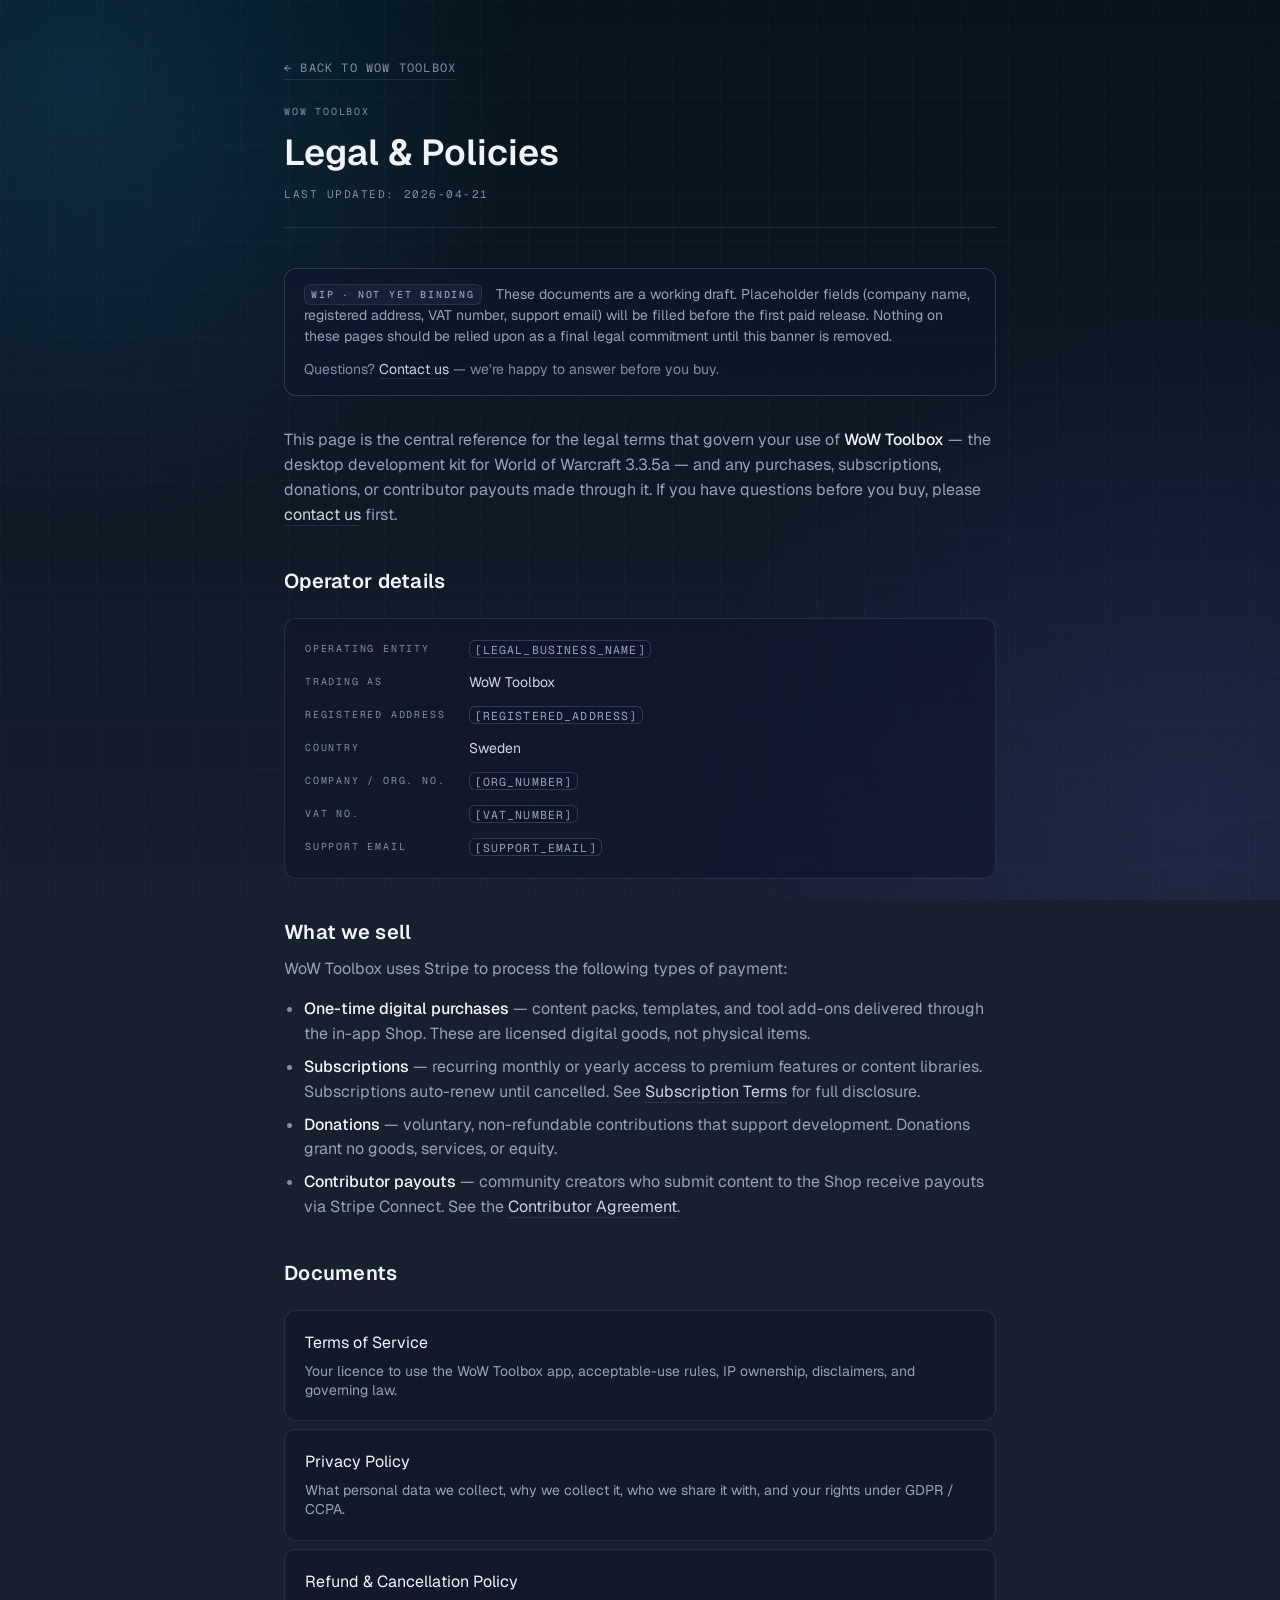
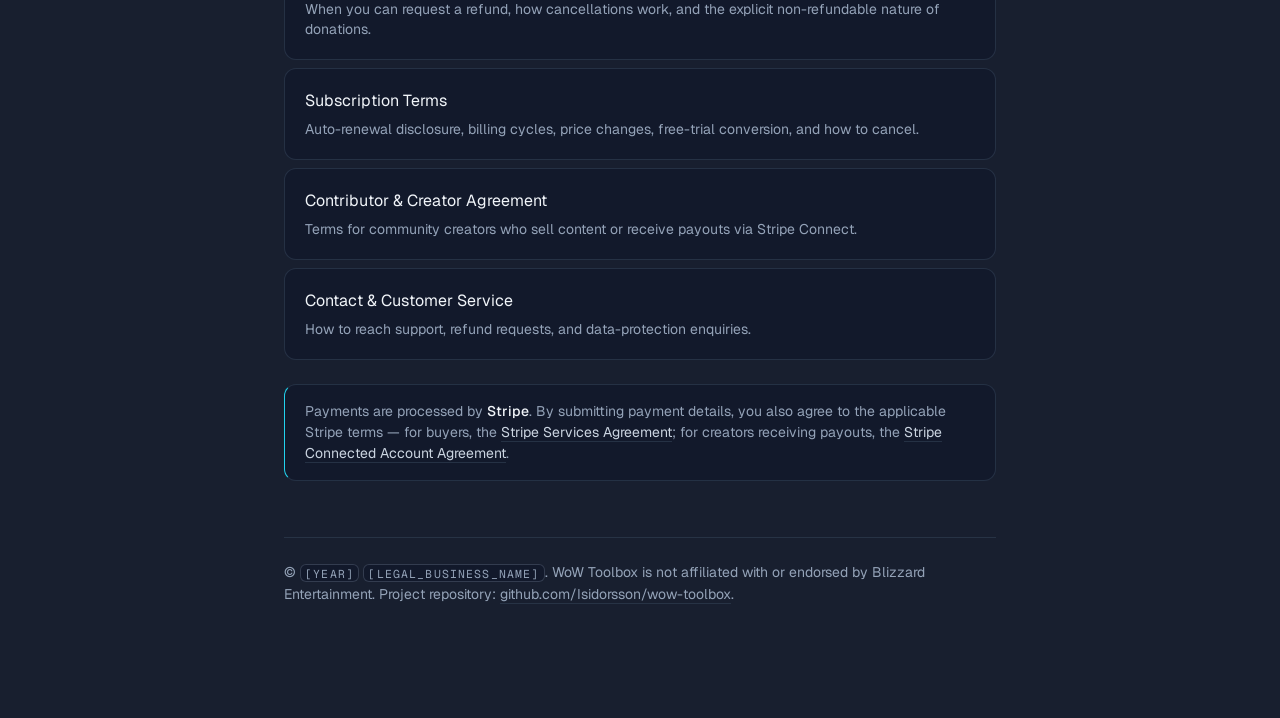
<file: legal.html>
<!DOCTYPE html>
<html lang="en">
<head>
  <meta charset="utf-8">
  <meta name="viewport" content="width=device-width, initial-scale=1">
  <title>Legal &amp; Policies — WoW Toolbox</title>
  <meta name="description" content="Terms, Privacy, Refunds, and Contributor agreements for WoW Toolbox. Work in progress.">
  <meta name="robots" content="noindex">
  <meta name="theme-color" content="#04131c">
  <link rel="icon" href="data:image/svg+xml,%3Csvg xmlns='http://www.w3.org/2000/svg' viewBox='0 0 100 100'%3E%3Ctext x='50' y='72' font-size='80' text-anchor='middle' fill='%2322d3ee'%3E%E2%97%88%3C/text%3E%3C/svg%3E">
  <link rel="preconnect" href="https://fonts.googleapis.com">
  <link rel="preconnect" href="https://fonts.gstatic.com" crossorigin>
  <link rel="stylesheet" href="https://fonts.googleapis.com/css2?family=Geist:wght@400;500;600&family=Geist+Mono:wght@400;500&display=swap">
  <link rel="stylesheet" href="tokens.css">
  <link rel="stylesheet" href="styles.css">

</head>
<body>
  <main>
    <nav class="back">
      <a href="index.html">← Back to WoW Toolbox</a>
    </nav>

    <header class="site">
      <p class="eyebrow">WoW Toolbox</p>
      <h1>Legal &amp; Policies</h1>
      <p class="updated">Last updated: 2026-04-21</p>
    </header>

    <div class="wip-banner" role="note">
      <strong>WIP · Not yet binding</strong>
      These documents are a working draft. Placeholder fields (company name,
      registered address, VAT number, support email) will be filled before the
      first paid release. Nothing on these pages should be relied upon as a
      final legal commitment until this banner is removed.
      <p>Questions? <a href="contact.html">Contact us</a> — we&rsquo;re happy to answer before you buy.</p>
    </div>

    <p>
      This page is the central reference for the legal terms that govern your use of
      <strong>WoW Toolbox</strong> — the desktop development kit for World of Warcraft 3.3.5a — and
      any purchases, subscriptions, donations, or contributor payouts made through it. If you have
      questions before you buy, please <a href="contact.html">contact us</a> first.
    </p>

    <h2>Operator details</h2>
    <div class="identity">
      <dl>
        <dt>Operating entity</dt><dd><span class="placeholder">[LEGAL_BUSINESS_NAME]</span></dd>
        <dt>Trading as</dt><dd>WoW Toolbox</dd>
        <dt>Registered address</dt><dd><span class="placeholder">[REGISTERED_ADDRESS]</span></dd>
        <dt>Country</dt><dd>Sweden</dd>
        <dt>Company / org. no.</dt><dd><span class="placeholder">[ORG_NUMBER]</span></dd>
        <dt>VAT no.</dt><dd><span class="placeholder">[VAT_NUMBER]</span></dd>
        <dt>Support email</dt><dd><span class="placeholder">[SUPPORT_EMAIL]</span></dd>
      </dl>
    </div>

    <h2>What we sell</h2>
    <p>WoW Toolbox uses Stripe to process the following types of payment:</p>
    <ul>
      <li>
        <strong>One-time digital purchases</strong> — content packs, templates, and tool add-ons
        delivered through the in-app Shop. These are licensed digital goods, not physical items.
      </li>
      <li>
        <strong>Subscriptions</strong> — recurring monthly or yearly access to premium features or
        content libraries. Subscriptions auto-renew until cancelled. See
        <a href="subscriptions.html">Subscription Terms</a> for full disclosure.
      </li>
      <li>
        <strong>Donations</strong> — voluntary, non-refundable contributions that support
        development. Donations grant no goods, services, or equity.
      </li>
      <li>
        <strong>Contributor payouts</strong> — community creators who submit content to the Shop
        receive payouts via Stripe Connect. See the
        <a href="creators.html">Contributor Agreement</a>.
      </li>
    </ul>

    <h2>Documents</h2>
    <ul class="doc-list">
      <li>
        <a href="terms.html">Terms of Service</a>
        <span class="summary">Your licence to use the WoW Toolbox app, acceptable-use rules, IP ownership, disclaimers, and governing law.</span>
      </li>
      <li>
        <a href="privacy.html">Privacy Policy</a>
        <span class="summary">What personal data we collect, why we collect it, who we share it with, and your rights under GDPR / CCPA.</span>
      </li>
      <li>
        <a href="refunds.html">Refund &amp; Cancellation Policy</a>
        <span class="summary">When you can request a refund, how cancellations work, and the explicit non-refundable nature of donations.</span>
      </li>
      <li>
        <a href="subscriptions.html">Subscription Terms</a>
        <span class="summary">Auto-renewal disclosure, billing cycles, price changes, free-trial conversion, and how to cancel.</span>
      </li>
      <li>
        <a href="creators.html">Contributor &amp; Creator Agreement</a>
        <span class="summary">Terms for community creators who sell content or receive payouts via Stripe Connect.</span>
      </li>
      <li>
        <a href="contact.html">Contact &amp; Customer Service</a>
        <span class="summary">How to reach support, refund requests, and data-protection enquiries.</span>
      </li>
    </ul>

    <div class="notice">
      Payments are processed by <strong>Stripe</strong>. By submitting payment details, you also
      agree to the applicable Stripe terms — for buyers, the
      <a href="https://stripe.com/legal/end-users" rel="noopener">Stripe Services Agreement</a>;
      for creators receiving payouts, the
      <a href="https://stripe.com/connect-account/legal" rel="noopener">Stripe Connected Account Agreement</a>.
    </div>

    <footer class="site">
      <p>
        © <span class="placeholder">[YEAR]</span> <span class="placeholder">[LEGAL_BUSINESS_NAME]</span>.
        WoW Toolbox is not affiliated with or endorsed by Blizzard Entertainment.
        Project repository: <a href="https://github.com/Isidorsson/wow-toolbox">github.com/Isidorsson/wow-toolbox</a>.
      </p>
    </footer>
  </main>
</body>
</html>
</file>
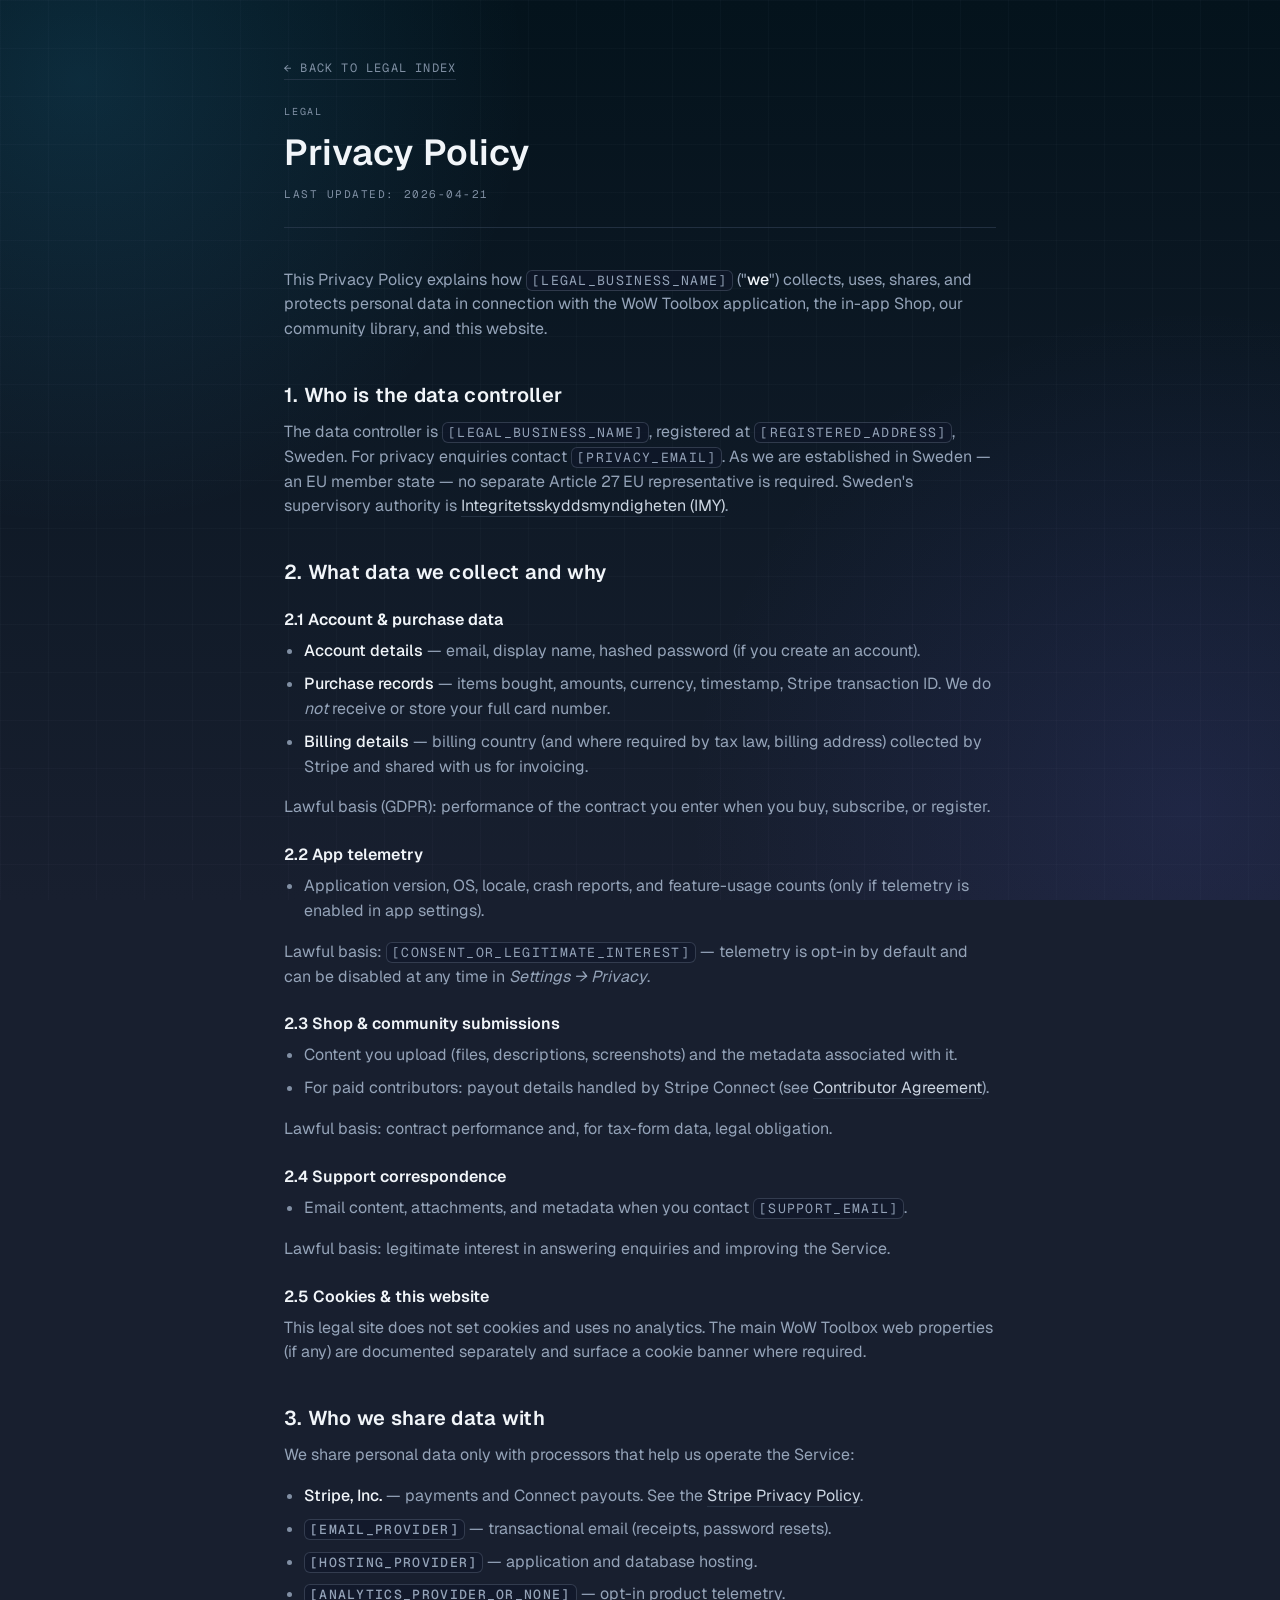
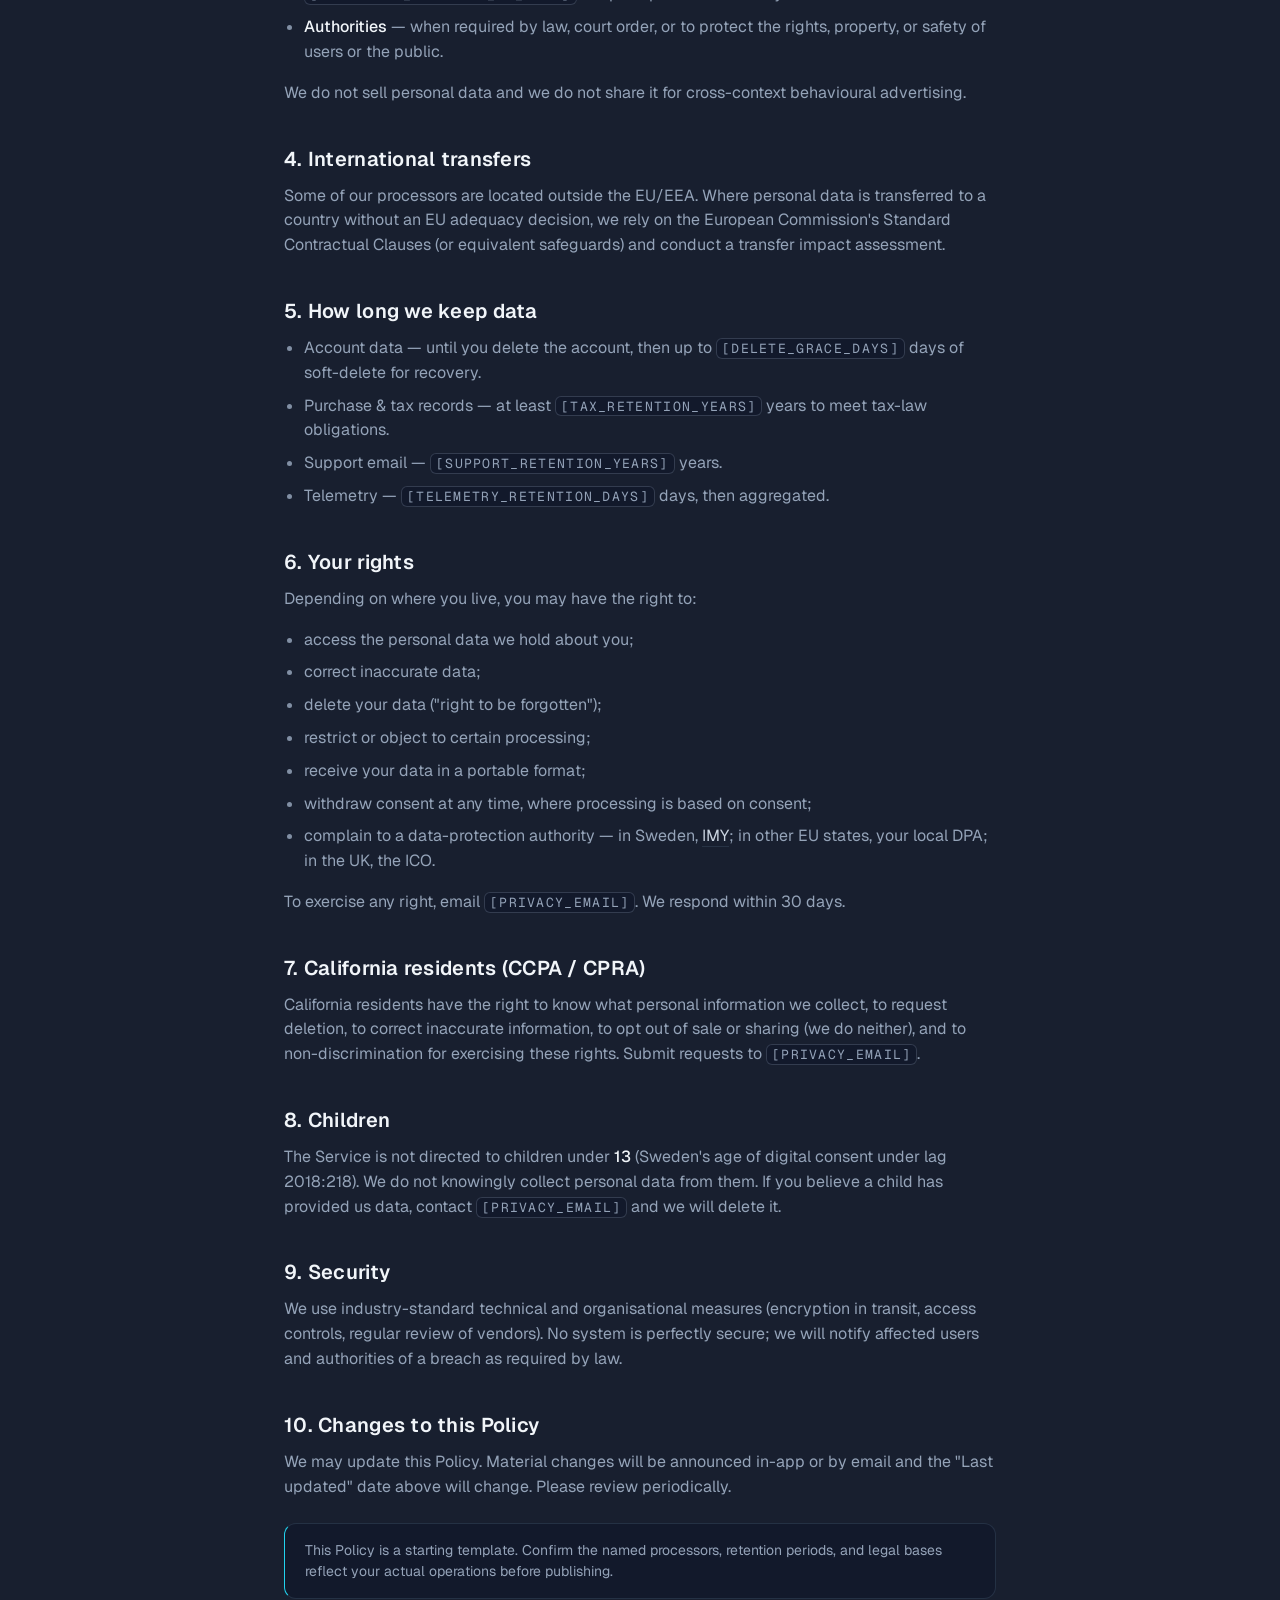
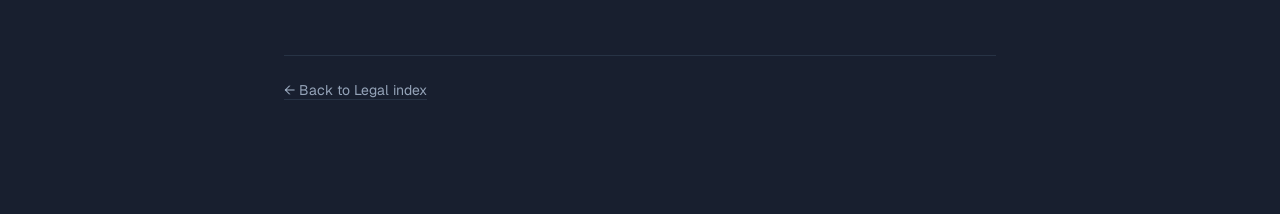
<file: privacy.html>
<!DOCTYPE html>
<html lang="en">
<head>
  <meta charset="utf-8">
  <meta name="viewport" content="width=device-width, initial-scale=1">
  <title>Privacy Policy — WoW Toolbox</title>
  <meta name="theme-color" content="#04131c">
  <link rel="icon" href="data:image/svg+xml,%3Csvg xmlns='http://www.w3.org/2000/svg' viewBox='0 0 100 100'%3E%3Ctext x='50' y='72' font-size='80' text-anchor='middle' fill='%2322d3ee'%3E%E2%97%88%3C/text%3E%3C/svg%3E">
  <link rel="preconnect" href="https://fonts.googleapis.com">
  <link rel="preconnect" href="https://fonts.gstatic.com" crossorigin>
  <link rel="stylesheet" href="https://fonts.googleapis.com/css2?family=Geist:wght@400;500;600&family=Geist+Mono:wght@400;500&display=swap">
  <link rel="stylesheet" href="tokens.css">
  <link rel="stylesheet" href="styles.css">
</head>
<body>
  <main>
    <nav class="back"><a href="legal.html">← Back to Legal index</a></nav>

    <header class="site">
      <p class="eyebrow">Legal</p>
      <h1>Privacy Policy</h1>
      <p class="updated">Last updated: 2026-04-21</p>
    </header>

    <p>
      This Privacy Policy explains how
      <span class="placeholder">[LEGAL_BUSINESS_NAME]</span> ("<strong>we</strong>") collects,
      uses, shares, and protects personal data in connection with the WoW Toolbox application, the
      in-app Shop, our community library, and this website.
    </p>

    <h2>1. Who is the data controller</h2>
    <p>
      The data controller is <span class="placeholder">[LEGAL_BUSINESS_NAME]</span>,
      registered at <span class="placeholder">[REGISTERED_ADDRESS]</span>, Sweden. For privacy
      enquiries contact <span class="placeholder">[PRIVACY_EMAIL]</span>. As we are established
      in Sweden — an EU member state — no separate Article 27 EU representative is required.
      Sweden's supervisory authority is
      <a href="https://www.imy.se/" rel="noopener">Integritetsskyddsmyndigheten (IMY)</a>.
    </p>

    <h2>2. What data we collect and why</h2>

    <h3>2.1 Account &amp; purchase data</h3>
    <ul>
      <li><strong>Account details</strong> — email, display name, hashed password (if you create an account).</li>
      <li><strong>Purchase records</strong> — items bought, amounts, currency, timestamp, Stripe transaction ID. We do <em>not</em> receive or store your full card number.</li>
      <li><strong>Billing details</strong> — billing country (and where required by tax law, billing address) collected by Stripe and shared with us for invoicing.</li>
    </ul>
    <p>Lawful basis (GDPR): performance of the contract you enter when you buy, subscribe, or register.</p>

    <h3>2.2 App telemetry</h3>
    <ul>
      <li>Application version, OS, locale, crash reports, and feature-usage counts (only if telemetry is enabled in app settings).</li>
    </ul>
    <p>Lawful basis: <span class="placeholder">[CONSENT_OR_LEGITIMATE_INTEREST]</span> — telemetry is opt-in by default and can be disabled at any time in <em>Settings → Privacy</em>.</p>

    <h3>2.3 Shop &amp; community submissions</h3>
    <ul>
      <li>Content you upload (files, descriptions, screenshots) and the metadata associated with it.</li>
      <li>For paid contributors: payout details handled by Stripe Connect (see <a href="creators.html">Contributor Agreement</a>).</li>
    </ul>
    <p>Lawful basis: contract performance and, for tax-form data, legal obligation.</p>

    <h3>2.4 Support correspondence</h3>
    <ul>
      <li>Email content, attachments, and metadata when you contact <span class="placeholder">[SUPPORT_EMAIL]</span>.</li>
    </ul>
    <p>Lawful basis: legitimate interest in answering enquiries and improving the Service.</p>

    <h3>2.5 Cookies &amp; this website</h3>
    <p>
      This legal site does not set cookies and uses no analytics. The main WoW Toolbox web
      properties (if any) are documented separately and surface a cookie banner where required.
    </p>

    <h2>3. Who we share data with</h2>
    <p>We share personal data only with processors that help us operate the Service:</p>
    <ul>
      <li><strong>Stripe, Inc.</strong> — payments and Connect payouts. See the <a href="https://stripe.com/privacy" rel="noopener">Stripe Privacy Policy</a>.</li>
      <li><strong><span class="placeholder">[EMAIL_PROVIDER]</span></strong> — transactional email (receipts, password resets).</li>
      <li><strong><span class="placeholder">[HOSTING_PROVIDER]</span></strong> — application and database hosting.</li>
      <li><strong><span class="placeholder">[ANALYTICS_PROVIDER_OR_NONE]</span></strong> — opt-in product telemetry.</li>
      <li><strong>Authorities</strong> — when required by law, court order, or to protect the rights, property, or safety of users or the public.</li>
    </ul>
    <p>We do not sell personal data and we do not share it for cross-context behavioural advertising.</p>

    <h2>4. International transfers</h2>
    <p>
      Some of our processors are located outside the EU/EEA. Where personal data is transferred
      to a country without an EU adequacy decision, we rely on the European Commission's Standard
      Contractual Clauses (or equivalent safeguards) and conduct a transfer impact assessment.
    </p>

    <h2>5. How long we keep data</h2>
    <ul>
      <li>Account data — until you delete the account, then up to <span class="placeholder">[DELETE_GRACE_DAYS]</span> days of soft-delete for recovery.</li>
      <li>Purchase &amp; tax records — at least <span class="placeholder">[TAX_RETENTION_YEARS]</span> years to meet tax-law obligations.</li>
      <li>Support email — <span class="placeholder">[SUPPORT_RETENTION_YEARS]</span> years.</li>
      <li>Telemetry — <span class="placeholder">[TELEMETRY_RETENTION_DAYS]</span> days, then aggregated.</li>
    </ul>

    <h2>6. Your rights</h2>
    <p>Depending on where you live, you may have the right to:</p>
    <ul>
      <li>access the personal data we hold about you;</li>
      <li>correct inaccurate data;</li>
      <li>delete your data ("right to be forgotten");</li>
      <li>restrict or object to certain processing;</li>
      <li>receive your data in a portable format;</li>
      <li>withdraw consent at any time, where processing is based on consent;</li>
      <li>complain to a data-protection authority — in Sweden, <a href="https://www.imy.se/" rel="noopener">IMY</a>; in other EU states, your local DPA; in the UK, the ICO.</li>
    </ul>
    <p>
      To exercise any right, email <span class="placeholder">[PRIVACY_EMAIL]</span>. We respond
      within 30 days.
    </p>

    <h2>7. California residents (CCPA / CPRA)</h2>
    <p>
      California residents have the right to know what personal information we collect, to request
      deletion, to correct inaccurate information, to opt out of sale or sharing (we do neither),
      and to non-discrimination for exercising these rights. Submit requests to
      <span class="placeholder">[PRIVACY_EMAIL]</span>.
    </p>

    <h2>8. Children</h2>
    <p>
      The Service is not directed to children under <strong>13</strong> (Sweden's age of digital
      consent under lag 2018:218). We do not knowingly collect personal data from them. If you
      believe a child has provided us data, contact
      <span class="placeholder">[PRIVACY_EMAIL]</span> and we will delete it.
    </p>

    <h2>9. Security</h2>
    <p>
      We use industry-standard technical and organisational measures (encryption in transit,
      access controls, regular review of vendors). No system is perfectly secure; we will notify
      affected users and authorities of a breach as required by law.
    </p>

    <h2>10. Changes to this Policy</h2>
    <p>
      We may update this Policy. Material changes will be announced in-app or by email and the
      "Last updated" date above will change. Please review periodically.
    </p>

    <div class="notice">
      This Policy is a starting template. Confirm the named processors, retention periods, and
      legal bases reflect your actual operations before publishing.
    </div>

    <footer class="site">
      <p><a href="./">← Back to Legal index</a></p>
    </footer>
  </main>
</body>
</html>
</file>
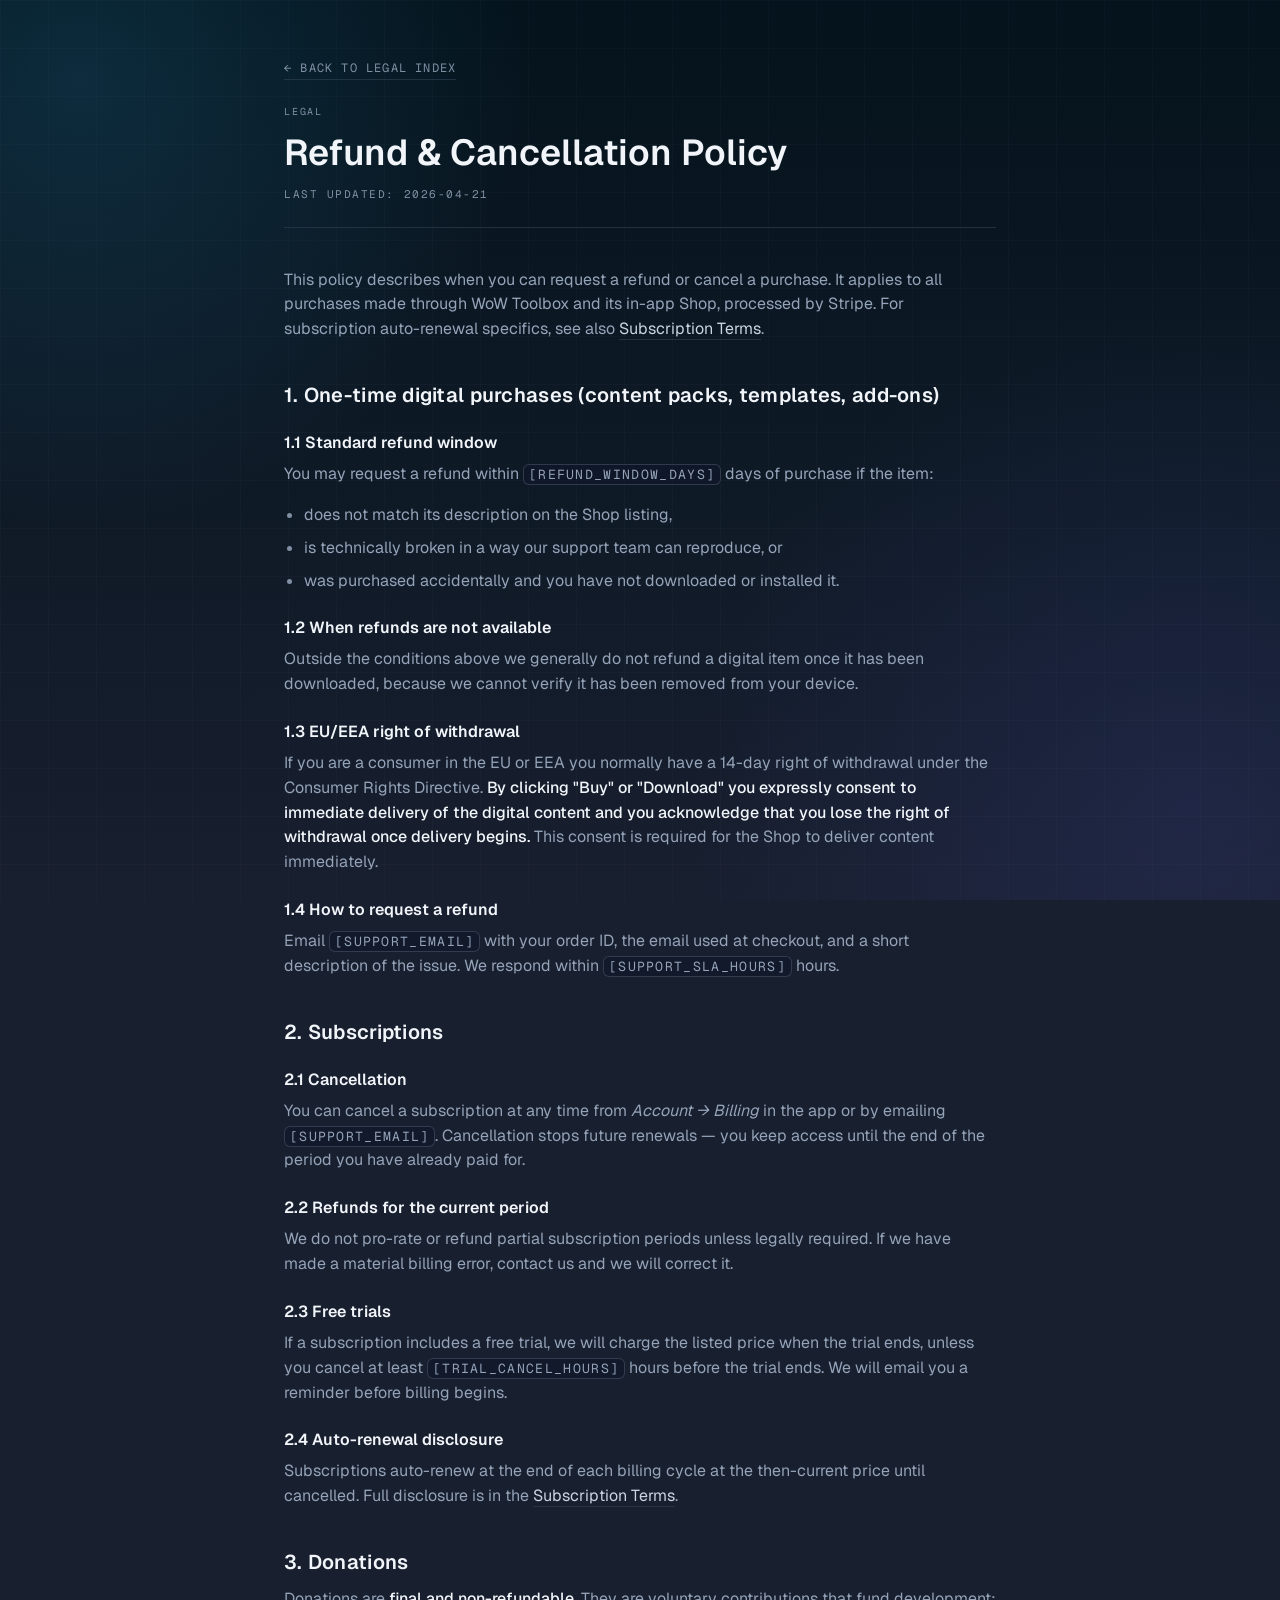
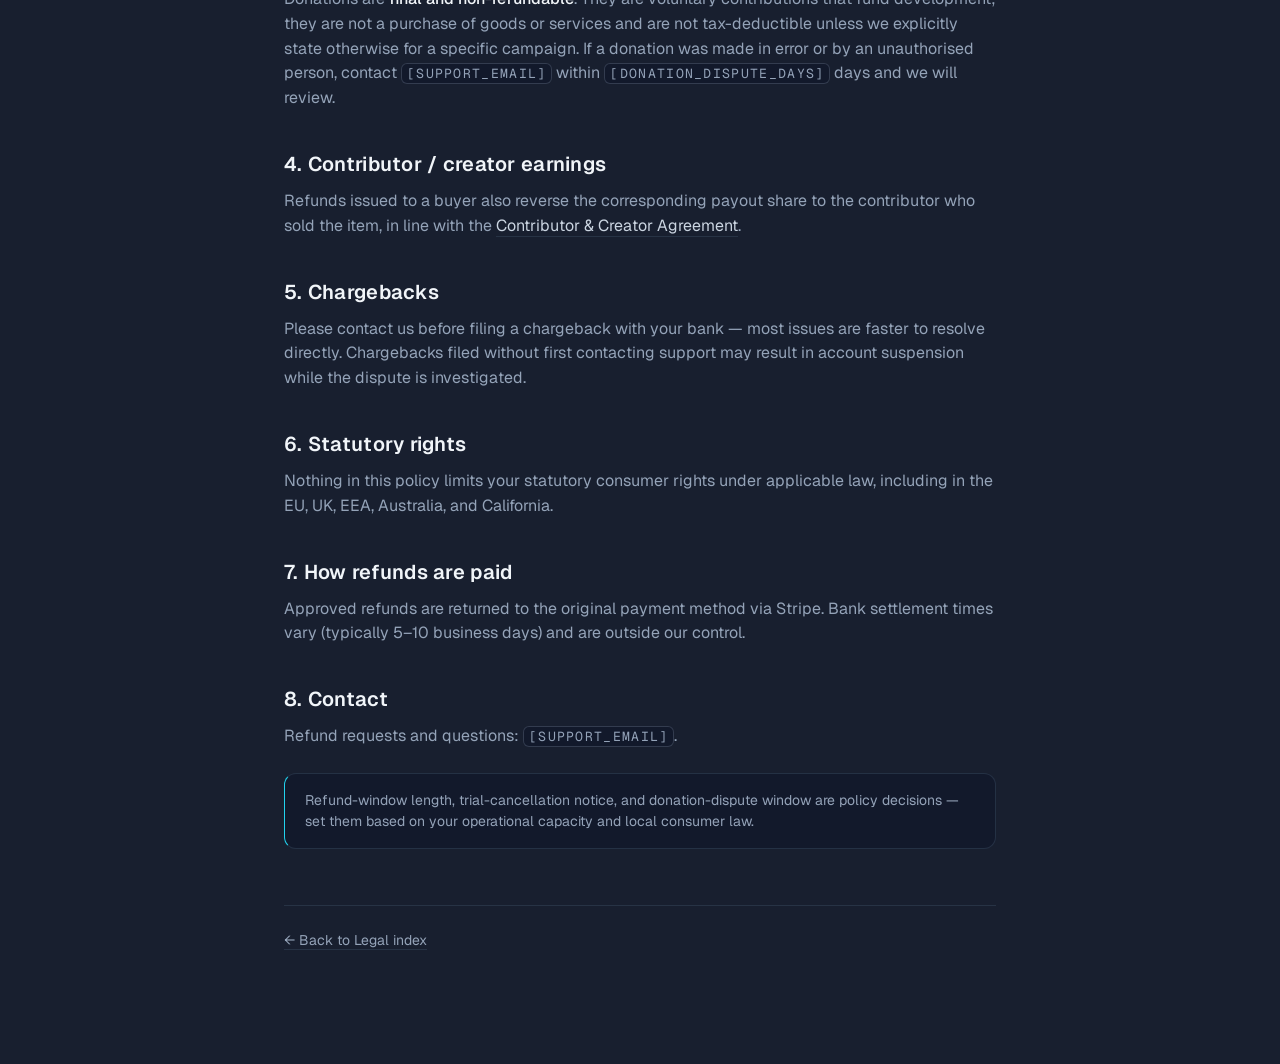
<file: refunds.html>
<!DOCTYPE html>
<html lang="en">
<head>
  <meta charset="utf-8">
  <meta name="viewport" content="width=device-width, initial-scale=1">
  <title>Refund &amp; Cancellation Policy — WoW Toolbox</title>
  <meta name="theme-color" content="#04131c">
  <link rel="icon" href="data:image/svg+xml,%3Csvg xmlns='http://www.w3.org/2000/svg' viewBox='0 0 100 100'%3E%3Ctext x='50' y='72' font-size='80' text-anchor='middle' fill='%2322d3ee'%3E%E2%97%88%3C/text%3E%3C/svg%3E">
  <link rel="preconnect" href="https://fonts.googleapis.com">
  <link rel="preconnect" href="https://fonts.gstatic.com" crossorigin>
  <link rel="stylesheet" href="https://fonts.googleapis.com/css2?family=Geist:wght@400;500;600&family=Geist+Mono:wght@400;500&display=swap">
  <link rel="stylesheet" href="tokens.css">
  <link rel="stylesheet" href="styles.css">
</head>
<body>
  <main>
    <nav class="back"><a href="legal.html">← Back to Legal index</a></nav>

    <header class="site">
      <p class="eyebrow">Legal</p>
      <h1>Refund &amp; Cancellation Policy</h1>
      <p class="updated">Last updated: 2026-04-21</p>
    </header>

    <p>
      This policy describes when you can request a refund or cancel a purchase. It applies to all
      purchases made through WoW Toolbox and its in-app Shop, processed by Stripe. For
      subscription auto-renewal specifics, see also <a href="subscriptions.html">Subscription
      Terms</a>.
    </p>

    <h2>1. One-time digital purchases (content packs, templates, add-ons)</h2>

    <h3>1.1 Standard refund window</h3>
    <p>
      You may request a refund within
      <span class="placeholder">[REFUND_WINDOW_DAYS]</span> days of purchase if the item:
    </p>
    <ul>
      <li>does not match its description on the Shop listing,</li>
      <li>is technically broken in a way our support team can reproduce, or</li>
      <li>was purchased accidentally and you have not downloaded or installed it.</li>
    </ul>

    <h3>1.2 When refunds are not available</h3>
    <p>Outside the conditions above we generally do not refund a digital item once it has been downloaded, because we cannot verify it has been removed from your device.</p>

    <h3>1.3 EU/EEA right of withdrawal</h3>
    <p>
      If you are a consumer in the EU or EEA you normally have a 14-day right of withdrawal under
      the Consumer Rights Directive. <strong>By clicking "Buy" or "Download" you expressly consent
      to immediate delivery of the digital content and you acknowledge that you lose the right of
      withdrawal once delivery begins.</strong> This consent is required for the Shop to deliver
      content immediately.
    </p>

    <h3>1.4 How to request a refund</h3>
    <p>
      Email <span class="placeholder">[SUPPORT_EMAIL]</span> with your order ID, the email used at
      checkout, and a short description of the issue. We respond within
      <span class="placeholder">[SUPPORT_SLA_HOURS]</span> hours.
    </p>

    <h2>2. Subscriptions</h2>

    <h3>2.1 Cancellation</h3>
    <p>
      You can cancel a subscription at any time from <em>Account → Billing</em> in the app or by
      emailing <span class="placeholder">[SUPPORT_EMAIL]</span>. Cancellation stops future renewals
      — you keep access until the end of the period you have already paid for.
    </p>

    <h3>2.2 Refunds for the current period</h3>
    <p>
      We do not pro-rate or refund partial subscription periods unless legally required. If we
      have made a material billing error, contact us and we will correct it.
    </p>

    <h3>2.3 Free trials</h3>
    <p>
      If a subscription includes a free trial, we will charge the listed price when the trial
      ends, unless you cancel at least <span class="placeholder">[TRIAL_CANCEL_HOURS]</span> hours
      before the trial ends. We will email you a reminder before billing begins.
    </p>

    <h3>2.4 Auto-renewal disclosure</h3>
    <p>
      Subscriptions auto-renew at the end of each billing cycle at the then-current price until
      cancelled. Full disclosure is in the <a href="subscriptions.html">Subscription Terms</a>.
    </p>

    <h2>3. Donations</h2>
    <p>
      Donations are <strong>final and non-refundable</strong>. They are voluntary contributions
      that fund development; they are not a purchase of goods or services and are not
      tax-deductible unless we explicitly state otherwise for a specific campaign. If a donation
      was made in error or by an unauthorised person, contact
      <span class="placeholder">[SUPPORT_EMAIL]</span> within
      <span class="placeholder">[DONATION_DISPUTE_DAYS]</span> days and we will review.
    </p>

    <h2>4. Contributor / creator earnings</h2>
    <p>
      Refunds issued to a buyer also reverse the corresponding payout share to the contributor who
      sold the item, in line with the <a href="creators.html">Contributor &amp; Creator
      Agreement</a>.
    </p>

    <h2>5. Chargebacks</h2>
    <p>
      Please contact us before filing a chargeback with your bank — most issues are faster to
      resolve directly. Chargebacks filed without first contacting support may result in account
      suspension while the dispute is investigated.
    </p>

    <h2>6. Statutory rights</h2>
    <p>
      Nothing in this policy limits your statutory consumer rights under applicable law,
      including in the EU, UK, EEA, Australia, and California.
    </p>

    <h2>7. How refunds are paid</h2>
    <p>
      Approved refunds are returned to the original payment method via Stripe. Bank settlement
      times vary (typically 5–10 business days) and are outside our control.
    </p>

    <h2>8. Contact</h2>
    <p>
      Refund requests and questions:
      <span class="placeholder">[SUPPORT_EMAIL]</span>.
    </p>

    <div class="notice">
      Refund-window length, trial-cancellation notice, and donation-dispute window are policy
      decisions — set them based on your operational capacity and local consumer law.
    </div>

    <footer class="site">
      <p><a href="./">← Back to Legal index</a></p>
    </footer>
  </main>
</body>
</html>
</file>
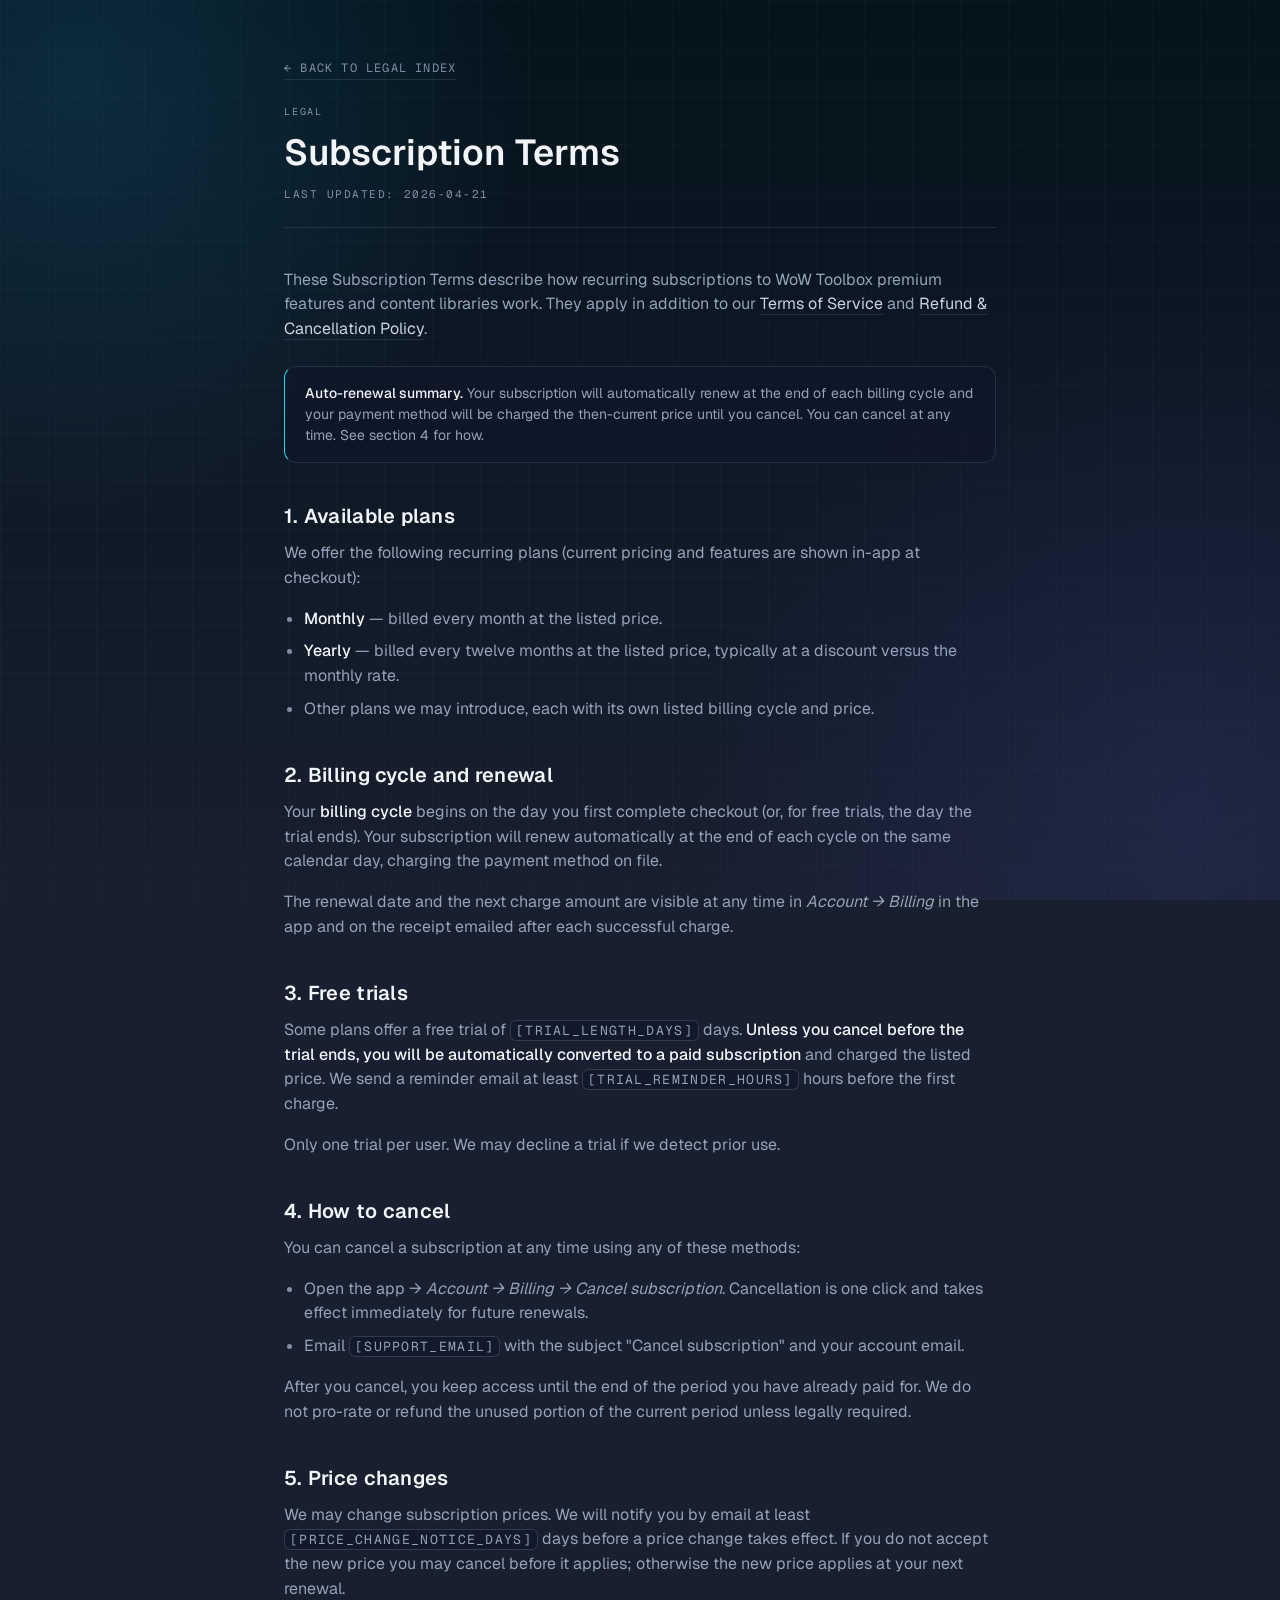
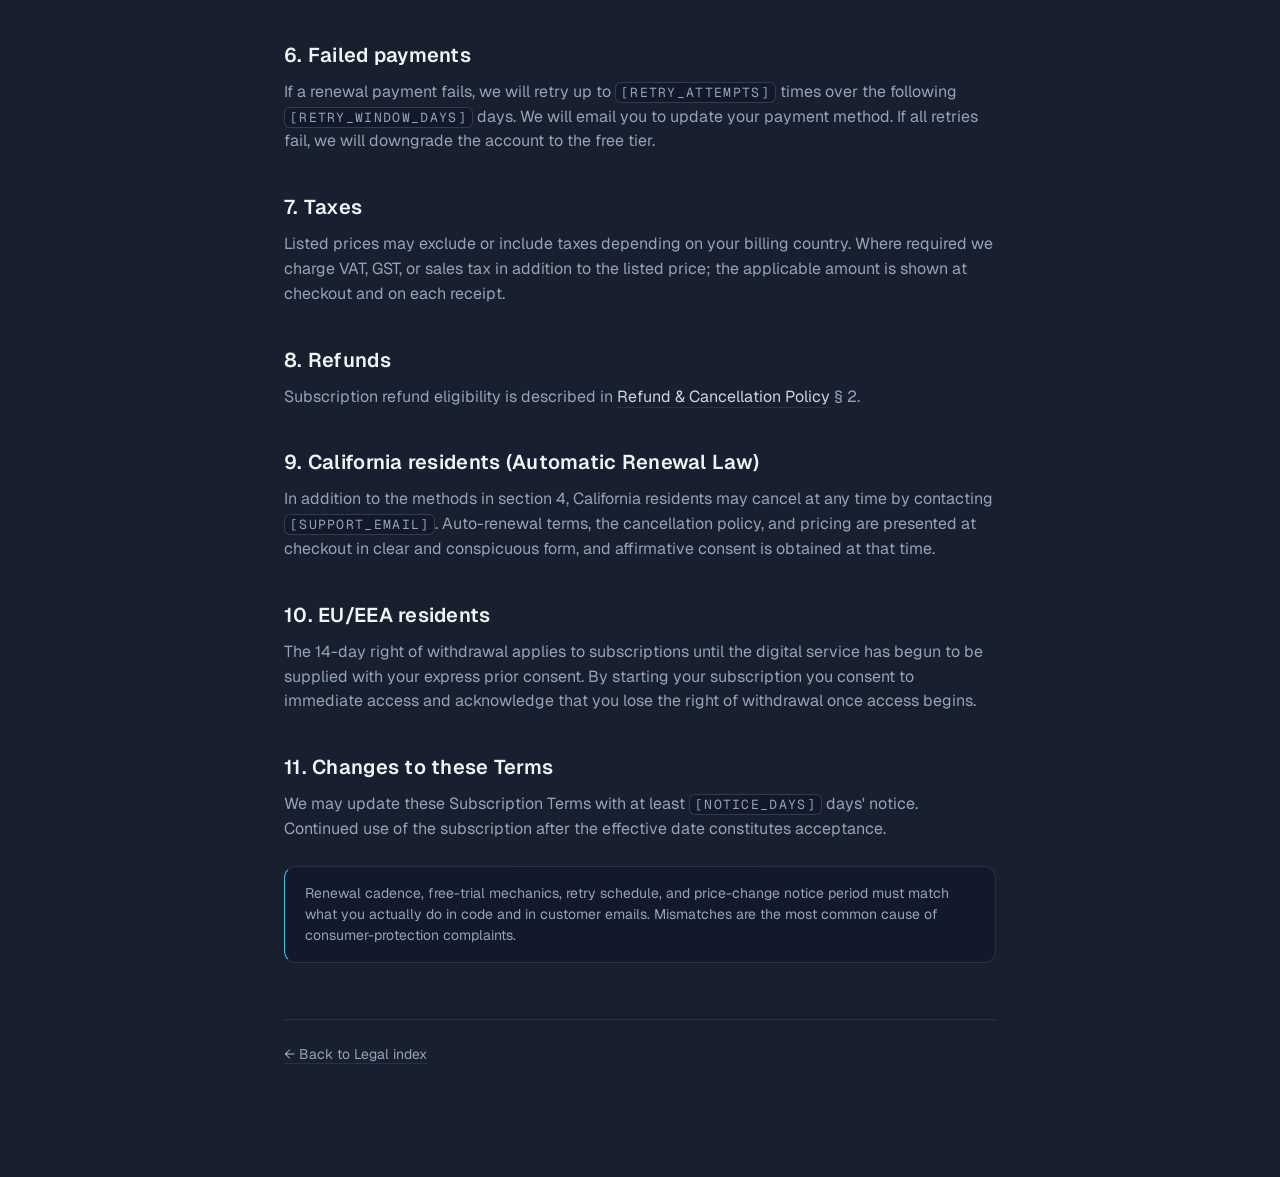
<file: subscriptions.html>
<!DOCTYPE html>
<html lang="en">
<head>
  <meta charset="utf-8">
  <meta name="viewport" content="width=device-width, initial-scale=1">
  <title>Subscription Terms — WoW Toolbox</title>
  <meta name="theme-color" content="#04131c">
  <link rel="icon" href="data:image/svg+xml,%3Csvg xmlns='http://www.w3.org/2000/svg' viewBox='0 0 100 100'%3E%3Ctext x='50' y='72' font-size='80' text-anchor='middle' fill='%2322d3ee'%3E%E2%97%88%3C/text%3E%3C/svg%3E">
  <link rel="preconnect" href="https://fonts.googleapis.com">
  <link rel="preconnect" href="https://fonts.gstatic.com" crossorigin>
  <link rel="stylesheet" href="https://fonts.googleapis.com/css2?family=Geist:wght@400;500;600&family=Geist+Mono:wght@400;500&display=swap">
  <link rel="stylesheet" href="tokens.css">
  <link rel="stylesheet" href="styles.css">
</head>
<body>
  <main>
    <nav class="back"><a href="legal.html">← Back to Legal index</a></nav>

    <header class="site">
      <p class="eyebrow">Legal</p>
      <h1>Subscription Terms</h1>
      <p class="updated">Last updated: 2026-04-21</p>
    </header>

    <p>
      These Subscription Terms describe how recurring subscriptions to WoW Toolbox premium
      features and content libraries work. They apply in addition to our
      <a href="terms.html">Terms of Service</a> and
      <a href="refunds.html">Refund &amp; Cancellation Policy</a>.
    </p>

    <div class="notice">
      <strong>Auto-renewal summary.</strong> Your subscription will automatically renew at the end
      of each billing cycle and your payment method will be charged the then-current price until
      you cancel. You can cancel at any time. See section 4 for how.
    </div>

    <h2>1. Available plans</h2>
    <p>
      We offer the following recurring plans (current pricing and features are shown in-app at
      checkout):
    </p>
    <ul>
      <li><strong>Monthly</strong> — billed every month at the listed price.</li>
      <li><strong>Yearly</strong> — billed every twelve months at the listed price, typically at a discount versus the monthly rate.</li>
      <li>Other plans we may introduce, each with its own listed billing cycle and price.</li>
    </ul>

    <h2>2. Billing cycle and renewal</h2>
    <p>
      Your <strong>billing cycle</strong> begins on the day you first complete checkout (or, for
      free trials, the day the trial ends). Your subscription will renew automatically at the end
      of each cycle on the same calendar day, charging the payment method on file.
    </p>
    <p>
      The renewal date and the next charge amount are visible at any time in
      <em>Account → Billing</em> in the app and on the receipt emailed after each successful
      charge.
    </p>

    <h2>3. Free trials</h2>
    <p>
      Some plans offer a free trial of <span class="placeholder">[TRIAL_LENGTH_DAYS]</span> days.
      <strong>Unless you cancel before the trial ends, you will be automatically converted to a
      paid subscription</strong> and charged the listed price. We send a reminder email at least
      <span class="placeholder">[TRIAL_REMINDER_HOURS]</span> hours before the first charge.
    </p>
    <p>Only one trial per user. We may decline a trial if we detect prior use.</p>

    <h2>4. How to cancel</h2>
    <p>You can cancel a subscription at any time using any of these methods:</p>
    <ul>
      <li>Open the app → <em>Account → Billing → Cancel subscription</em>. Cancellation is one click and takes effect immediately for future renewals.</li>
      <li>Email <span class="placeholder">[SUPPORT_EMAIL]</span> with the subject "Cancel subscription" and your account email.</li>
    </ul>
    <p>
      After you cancel, you keep access until the end of the period you have already paid for. We
      do not pro-rate or refund the unused portion of the current period unless legally required.
    </p>

    <h2>5. Price changes</h2>
    <p>
      We may change subscription prices. We will notify you by email at least
      <span class="placeholder">[PRICE_CHANGE_NOTICE_DAYS]</span> days before a price change takes
      effect. If you do not accept the new price you may cancel before it applies; otherwise the
      new price applies at your next renewal.
    </p>

    <h2>6. Failed payments</h2>
    <p>
      If a renewal payment fails, we will retry up to
      <span class="placeholder">[RETRY_ATTEMPTS]</span> times over the following
      <span class="placeholder">[RETRY_WINDOW_DAYS]</span> days. We will email you to update your
      payment method. If all retries fail, we will downgrade the account to the free tier.
    </p>

    <h2>7. Taxes</h2>
    <p>
      Listed prices may exclude or include taxes depending on your billing country. Where required
      we charge VAT, GST, or sales tax in addition to the listed price; the applicable amount is
      shown at checkout and on each receipt.
    </p>

    <h2>8. Refunds</h2>
    <p>
      Subscription refund eligibility is described in
      <a href="refunds.html">Refund &amp; Cancellation Policy</a> § 2.
    </p>

    <h2>9. California residents (Automatic Renewal Law)</h2>
    <p>
      In addition to the methods in section 4, California residents may cancel at any time by
      contacting <span class="placeholder">[SUPPORT_EMAIL]</span>. Auto-renewal terms, the
      cancellation policy, and pricing are presented at checkout in clear and conspicuous form, and
      affirmative consent is obtained at that time.
    </p>

    <h2>10. EU/EEA residents</h2>
    <p>
      The 14-day right of withdrawal applies to subscriptions until the digital service has begun
      to be supplied with your express prior consent. By starting your subscription you consent to
      immediate access and acknowledge that you lose the right of withdrawal once access begins.
    </p>

    <h2>11. Changes to these Terms</h2>
    <p>
      We may update these Subscription Terms with at least
      <span class="placeholder">[NOTICE_DAYS]</span> days' notice. Continued use of the
      subscription after the effective date constitutes acceptance.
    </p>

    <div class="notice">
      Renewal cadence, free-trial mechanics, retry schedule, and price-change notice period must
      match what you actually do in code and in customer emails. Mismatches are the most common
      cause of consumer-protection complaints.
    </div>

    <footer class="site">
      <p><a href="./">← Back to Legal index</a></p>
    </footer>
  </main>
</body>
</html>
</file>
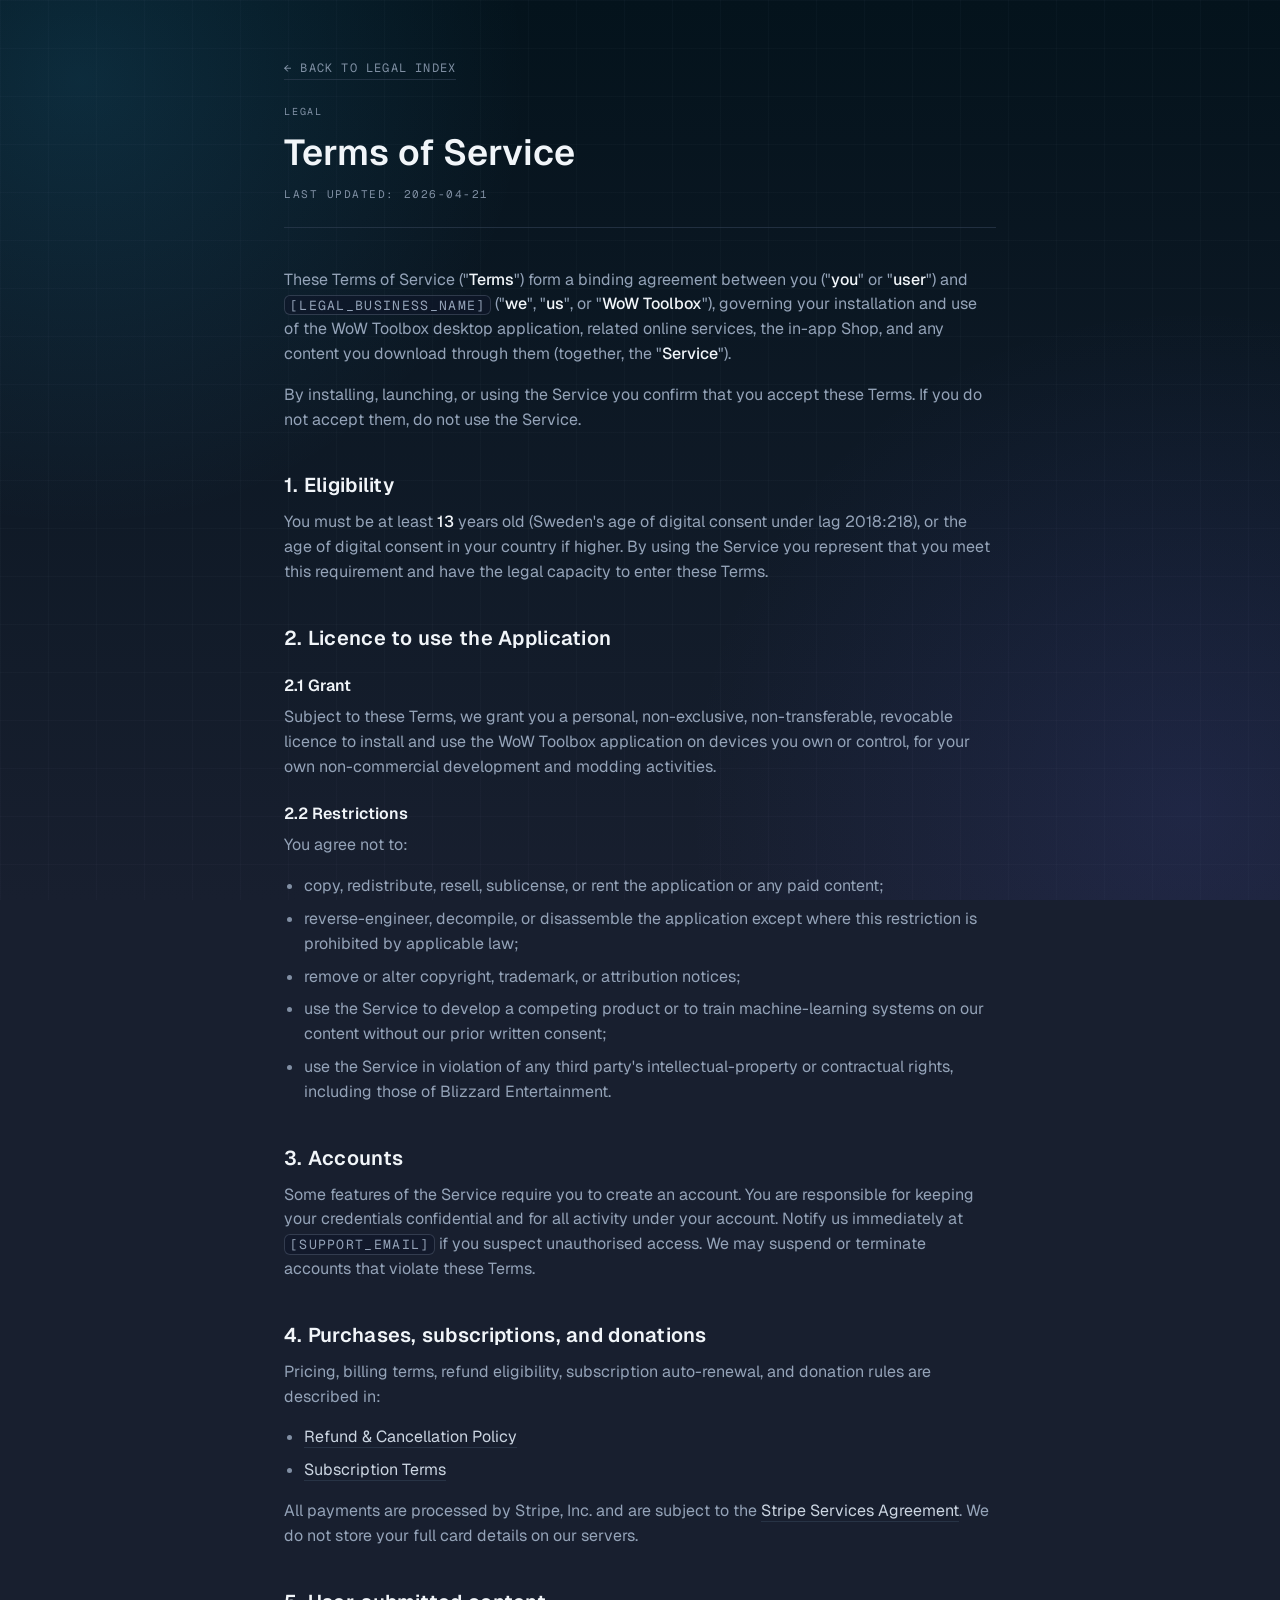
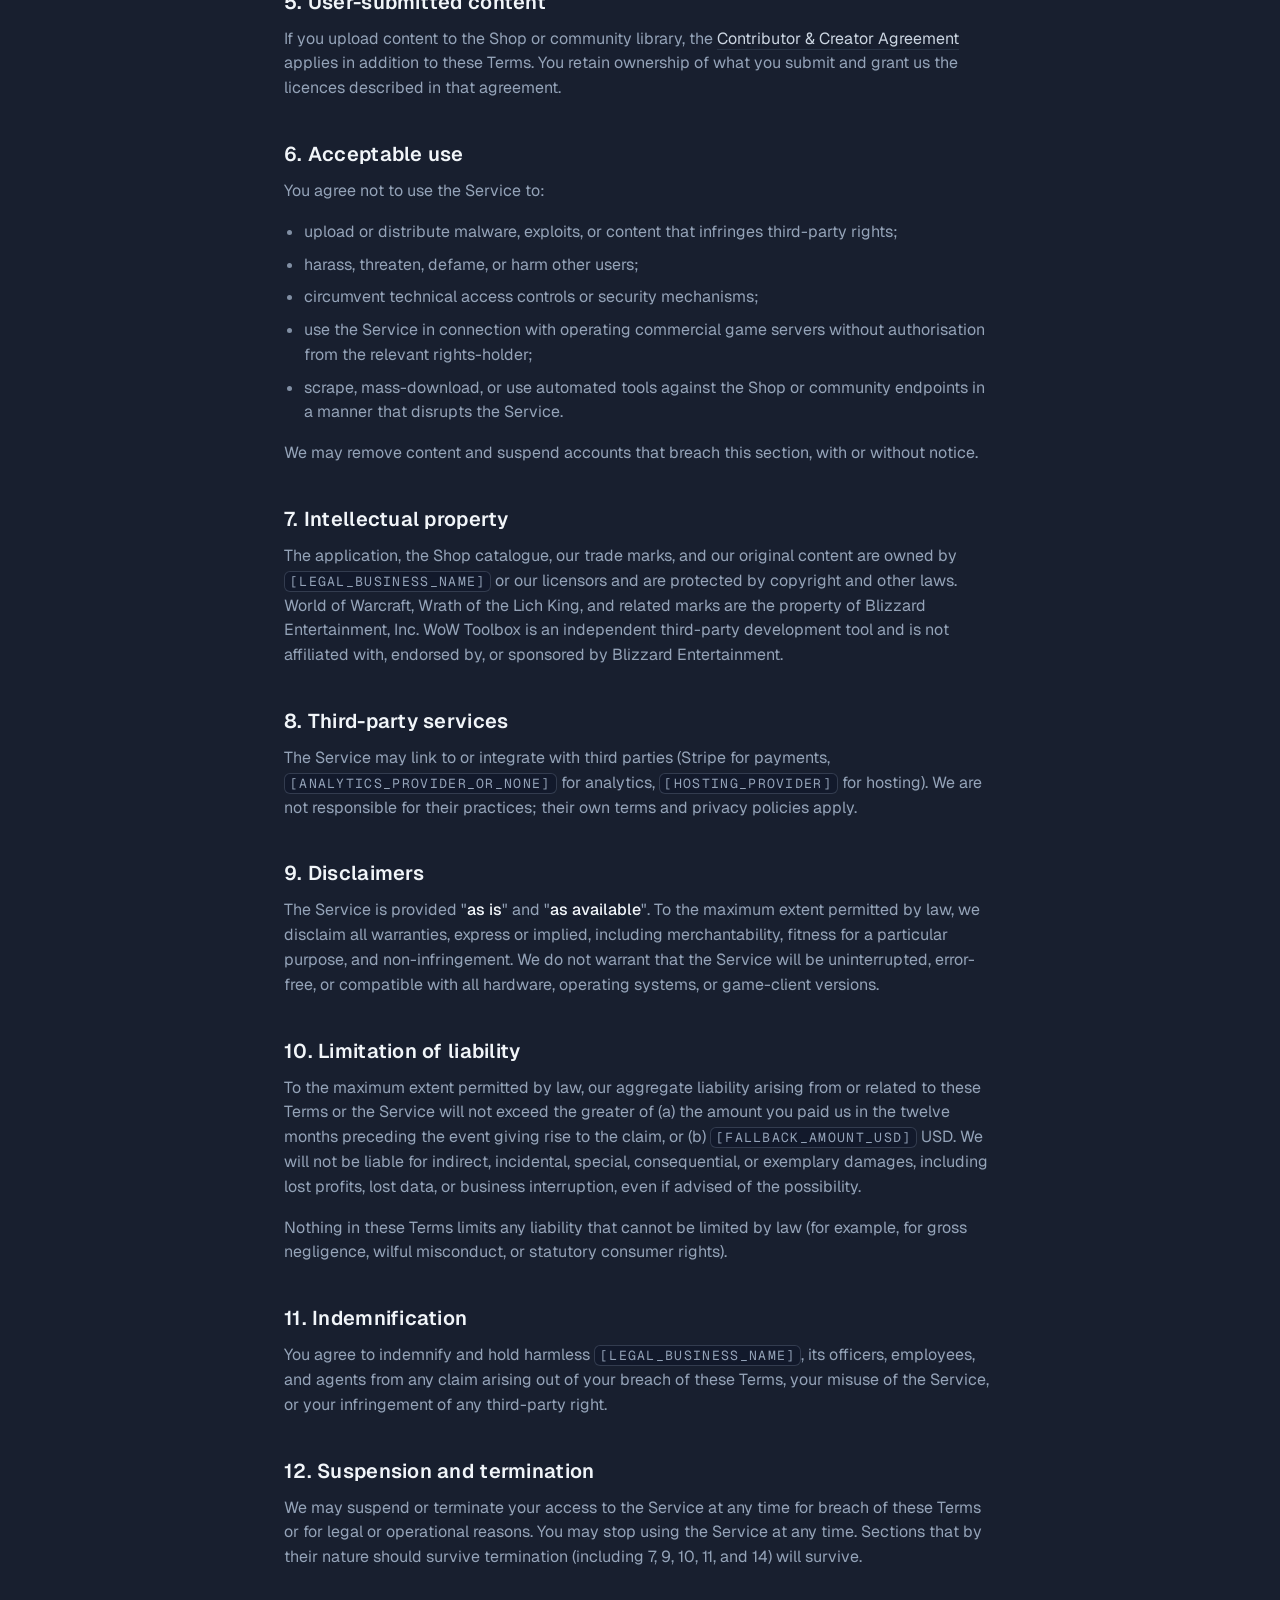
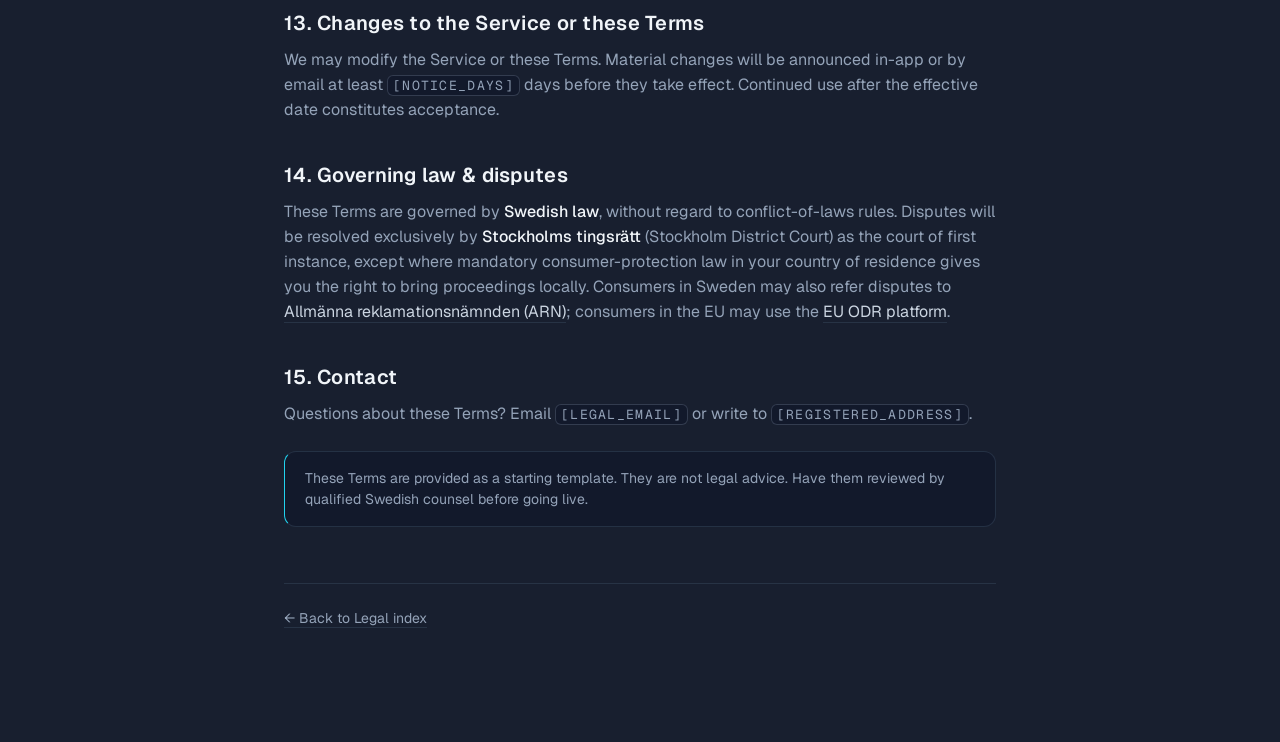
<file: terms.html>
<!DOCTYPE html>
<html lang="en">
<head>
  <meta charset="utf-8">
  <meta name="viewport" content="width=device-width, initial-scale=1">
  <title>Terms of Service — WoW Toolbox</title>
  <meta name="theme-color" content="#04131c">
  <link rel="icon" href="data:image/svg+xml,%3Csvg xmlns='http://www.w3.org/2000/svg' viewBox='0 0 100 100'%3E%3Ctext x='50' y='72' font-size='80' text-anchor='middle' fill='%2322d3ee'%3E%E2%97%88%3C/text%3E%3C/svg%3E">
  <link rel="preconnect" href="https://fonts.googleapis.com">
  <link rel="preconnect" href="https://fonts.gstatic.com" crossorigin>
  <link rel="stylesheet" href="https://fonts.googleapis.com/css2?family=Geist:wght@400;500;600&family=Geist+Mono:wght@400;500&display=swap">
  <link rel="stylesheet" href="tokens.css">
  <link rel="stylesheet" href="styles.css">
</head>
<body>
  <main>
    <nav class="back"><a href="legal.html">← Back to Legal index</a></nav>

    <header class="site">
      <p class="eyebrow">Legal</p>
      <h1>Terms of Service</h1>
      <p class="updated">Last updated: 2026-04-21</p>
    </header>

    <p>
      These Terms of Service ("<strong>Terms</strong>") form a binding agreement between you
      ("<strong>you</strong>" or "<strong>user</strong>") and
      <span class="placeholder">[LEGAL_BUSINESS_NAME]</span> ("<strong>we</strong>",
      "<strong>us</strong>", or "<strong>WoW Toolbox</strong>"), governing your installation and use
      of the WoW Toolbox desktop application, related online services, the in-app Shop, and any
      content you download through them (together, the "<strong>Service</strong>").
    </p>

    <p>
      By installing, launching, or using the Service you confirm that you accept these Terms. If
      you do not accept them, do not use the Service.
    </p>

    <h2>1. Eligibility</h2>
    <p>
      You must be at least <strong>13</strong> years old (Sweden's age of digital consent under
      lag 2018:218), or the age of digital consent in your country if higher. By using the Service
      you represent that you meet this requirement and have the legal capacity to enter these
      Terms.
    </p>

    <h2>2. Licence to use the Application</h2>
    <h3>2.1 Grant</h3>
    <p>
      Subject to these Terms, we grant you a personal, non-exclusive, non-transferable, revocable
      licence to install and use the WoW Toolbox application on devices you own or control, for
      your own non-commercial development and modding activities.
    </p>
    <h3>2.2 Restrictions</h3>
    <p>You agree not to:</p>
    <ul>
      <li>copy, redistribute, resell, sublicense, or rent the application or any paid content;</li>
      <li>reverse-engineer, decompile, or disassemble the application except where this restriction is prohibited by applicable law;</li>
      <li>remove or alter copyright, trademark, or attribution notices;</li>
      <li>use the Service to develop a competing product or to train machine-learning systems on our content without our prior written consent;</li>
      <li>use the Service in violation of any third party's intellectual-property or contractual rights, including those of Blizzard Entertainment.</li>
    </ul>

    <h2>3. Accounts</h2>
    <p>
      Some features of the Service require you to create an account. You are responsible for
      keeping your credentials confidential and for all activity under your account. Notify us
      immediately at <span class="placeholder">[SUPPORT_EMAIL]</span> if you suspect unauthorised
      access. We may suspend or terminate accounts that violate these Terms.
    </p>

    <h2>4. Purchases, subscriptions, and donations</h2>
    <p>
      Pricing, billing terms, refund eligibility, subscription auto-renewal, and donation rules are
      described in:
    </p>
    <ul>
      <li><a href="refunds.html">Refund &amp; Cancellation Policy</a></li>
      <li><a href="subscriptions.html">Subscription Terms</a></li>
    </ul>
    <p>
      All payments are processed by Stripe, Inc. and are subject to the
      <a href="https://stripe.com/legal/end-users" rel="noopener">Stripe Services Agreement</a>.
      We do not store your full card details on our servers.
    </p>

    <h2>5. User-submitted content</h2>
    <p>
      If you upload content to the Shop or community library, the
      <a href="creators.html">Contributor &amp; Creator Agreement</a> applies in addition to these
      Terms. You retain ownership of what you submit and grant us the licences described in that
      agreement.
    </p>

    <h2>6. Acceptable use</h2>
    <p>You agree not to use the Service to:</p>
    <ul>
      <li>upload or distribute malware, exploits, or content that infringes third-party rights;</li>
      <li>harass, threaten, defame, or harm other users;</li>
      <li>circumvent technical access controls or security mechanisms;</li>
      <li>use the Service in connection with operating commercial game servers without authorisation from the relevant rights-holder;</li>
      <li>scrape, mass-download, or use automated tools against the Shop or community endpoints in a manner that disrupts the Service.</li>
    </ul>
    <p>We may remove content and suspend accounts that breach this section, with or without notice.</p>

    <h2>7. Intellectual property</h2>
    <p>
      The application, the Shop catalogue, our trade marks, and our original content are owned by
      <span class="placeholder">[LEGAL_BUSINESS_NAME]</span> or our licensors and are protected by
      copyright and other laws. World of Warcraft, Wrath of the Lich King, and related marks are
      the property of Blizzard Entertainment, Inc. WoW Toolbox is an independent third-party
      development tool and is not affiliated with, endorsed by, or sponsored by Blizzard
      Entertainment.
    </p>

    <h2>8. Third-party services</h2>
    <p>
      The Service may link to or integrate with third parties (Stripe for payments,
      <span class="placeholder">[ANALYTICS_PROVIDER_OR_NONE]</span> for analytics,
      <span class="placeholder">[HOSTING_PROVIDER]</span> for hosting). We are not responsible for
      their practices; their own terms and privacy policies apply.
    </p>

    <h2>9. Disclaimers</h2>
    <p>
      The Service is provided "<strong>as is</strong>" and "<strong>as available</strong>". To the
      maximum extent permitted by law, we disclaim all warranties, express or implied, including
      merchantability, fitness for a particular purpose, and non-infringement. We do not warrant
      that the Service will be uninterrupted, error-free, or compatible with all hardware,
      operating systems, or game-client versions.
    </p>

    <h2>10. Limitation of liability</h2>
    <p>
      To the maximum extent permitted by law, our aggregate liability arising from or related to
      these Terms or the Service will not exceed the greater of (a) the amount you paid us in the
      twelve months preceding the event giving rise to the claim, or (b)
      <span class="placeholder">[FALLBACK_AMOUNT_USD]</span> USD. We will not be liable for
      indirect, incidental, special, consequential, or exemplary damages, including lost profits,
      lost data, or business interruption, even if advised of the possibility.
    </p>
    <p>
      Nothing in these Terms limits any liability that cannot be limited by law (for example, for
      gross negligence, wilful misconduct, or statutory consumer rights).
    </p>

    <h2>11. Indemnification</h2>
    <p>
      You agree to indemnify and hold harmless
      <span class="placeholder">[LEGAL_BUSINESS_NAME]</span>, its officers, employees, and agents
      from any claim arising out of your breach of these Terms, your misuse of the Service, or your
      infringement of any third-party right.
    </p>

    <h2>12. Suspension and termination</h2>
    <p>
      We may suspend or terminate your access to the Service at any time for breach of these Terms
      or for legal or operational reasons. You may stop using the Service at any time. Sections
      that by their nature should survive termination (including 7, 9, 10, 11, and 14) will
      survive.
    </p>

    <h2>13. Changes to the Service or these Terms</h2>
    <p>
      We may modify the Service or these Terms. Material changes will be announced in-app or by
      email at least <span class="placeholder">[NOTICE_DAYS]</span> days before they take effect.
      Continued use after the effective date constitutes acceptance.
    </p>

    <h2>14. Governing law &amp; disputes</h2>
    <p>
      These Terms are governed by <strong>Swedish law</strong>, without regard to conflict-of-laws
      rules. Disputes will be resolved exclusively by <strong>Stockholms tingsrätt</strong>
      (Stockholm District Court) as the court of first instance, except where mandatory
      consumer-protection law in your country of residence gives you the right to bring
      proceedings locally. Consumers in Sweden may also refer disputes to
      <a href="https://www.arn.se/" rel="noopener">Allmänna reklamationsnämnden (ARN)</a>;
      consumers in the EU may use the
      <a href="https://ec.europa.eu/consumers/odr" rel="noopener">EU ODR platform</a>.
    </p>

    <h2>15. Contact</h2>
    <p>
      Questions about these Terms? Email
      <span class="placeholder">[LEGAL_EMAIL]</span> or write to
      <span class="placeholder">[REGISTERED_ADDRESS]</span>.
    </p>

    <div class="notice">
      These Terms are provided as a starting template. They are not legal advice. Have them
      reviewed by qualified Swedish counsel before going live.
    </div>

    <footer class="site">
      <p><a href="./">← Back to Legal index</a></p>
    </footer>
  </main>
</body>
</html>
</file>
<file: tokens.css>
/* ─────────────────────────────────────────────────────────────────────
   WoW Toolbox · design tokens + base
   System: Frost-Etched, the desktop app's own chrome worn by the site.
   Every value is transcribed from the editor repo (src/styles/colors.css,
   fonts.css, glass-morphism.css) and its docs/ui-style-guide.md: slate
   surfaces at alpha, cyan as the only primary accent, one monospace face
   with micro-labels told apart by size, case and tracking.
   Loaded before every page stylesheet. styles.css (document pages) and
   welcome.css (landing) share these names: add to them, don't rename.
   ───────────────────────────────────────────────────────────────────── */

:root {
  /* ── Ground ──────────────────────────────────────────────────────── */
  --bg: #181f2f;          /* colors.css --color-background */
  --bg-top: #04131c;      /* top of the app's ground gradient */

  /* ── Slate ramp: colors.css --color-neutral-* ──────────────────── */
  --slate-950: #020617;
  --slate-900: #0f172a;
  --slate-800: #1e293b;
  --slate-700: #334155;
  --slate-600: #475569;
  --slate-500: #64748b;
  --slate-400: #94a3b8;
  --slate-300: #cbd5e1;
  --slate-100: #f1f5f9;

  /* ── The accent contract: ui-style-guide.md §1 ─────────────────────
     Each hue carries meaning a reader takes off the colour alone, so
     none of these is decorative. Rose is for error and destructive
     states only; indigo is atmosphere glow only.                      */
  --cyan: #22d3ee;        /* primary: active, focused, hovered */
  --cyan-300: #67e8f9;    /* accent text on a cyan wash */
  --emerald: #34d399;     /* success, completed, validated */
  --amber: #fbbf24;       /* warning, unsaved, batch impact */
  --rose: #fb7185;        /* error and destructive only */
  --sky: #38bdf8;         /* secondary cool: atmosphere, sibling tools */
  --violet: #a78bfa;      /* bulk, generated, derived data */
  --teal: #2dd4bf;        /* view / inspect, the DBC Manager workflow set */
  --indigo: #6366f1;      /* atmosphere glow only */

  /* ── Surfaces: slate at 40–85% alpha, never opaque ─────────────────
     The legacy names map onto the app's SURFACE set: --surface-1 is
     SURFACE.base, --surface-2 is the raised step.                     */
  --surface-1: rgba(15, 23, 42, 0.60);      /* panels, cards */
  --surface-2: rgba(30, 41, 59, 0.60);      /* nested / elevated */
  --surface-card: rgba(15, 23, 42, 0.40);   /* idle controls */
  --surface-hover: rgba(30, 41, 59, 0.50);  /* idle controls, hovered */
  --surface-float: rgba(15, 23, 42, 0.75);  /* floating glass chrome */

  /* ── Lines: slate-700 hairline, plus the glass borders ─────────── */
  --line: rgba(51, 65, 85, 0.60);
  --line-glass: rgba(148, 163, 184, 0.15);
  --line-strong: rgba(148, 163, 184, 0.25);

  /* ── Text ────────────────────────────────────────────────────────── */
  --text-hi: var(--slate-100);   /* headlines, display copy */
  --text: var(--slate-300);      /* body, nav */
  --text-2: var(--slate-400);    /* secondary, links at rest */
  /* Muted is slate-400 at alpha, the app's textMuted idiom. Solid
     slate-500 reads 3.5:1 on this ground and fails AA for captions. */
  --text-mut: rgba(148, 163, 184, 0.85);

  /* ── Roles ───────────────────────────────────────────────────────── */
  --accent: var(--cyan);                  /* active / selected / primary rail */
  --accent-hi: var(--cyan-300);           /* accent text on washed fills */
  --action: rgba(34, 211, 238, 0.12);     /* a cyan fill is alpha, never a new hue */
  --action-hi: rgba(34, 211, 238, 0.22);  /* its hover step: same hue, more alpha */
  --action-line: rgba(34, 211, 238, 0.40);
  --ok: var(--emerald);                   /* success readouts */
  --diagnostic: var(--rose);              /* errors, broken rows */
  --syntax-key: var(--violet);            /* keys / keywords in code samples */
  --syntax-val: var(--amber);             /* values / strings in code samples */

  /* ── Type: fonts.css ────────────────────────────────────────────────
     The app ships ONE face: Geist Mono (Fira Code fallback) for all
     chrome and body text. Chrome pages set themselves in --font-mono.
     --font-sans is the opt-in reading face for surfaces whose whole job
     is being read, here the legal and policy documents.               */
  --font-sans: 'Geist', 'Inter', ui-sans-serif, system-ui, -apple-system, 'Segoe UI', sans-serif;
  --font-mono: 'Geist Mono', 'Fira Code', ui-monospace, Consolas, monospace;

  --text-caption: 10px;
  --text-label: 11px;
  --text-chrome: 12px;
  --text-body: 14px;
  --text-lede: 16px;
  --text-subheading: 20px;
  --text-heading-sm: 24px;
  --text-heading: 36px;
  --text-display: 65px;

  /* Micro-labels: 10px uppercase at tracking >= 0.18em (ui-style-guide rule 3). */
  --track-caption: 0.18em;
  --track-label: 0.14em;
  --track-chrome: 0.1em;
  --track-display: -0.02em;

  /* ── Shape: glass-morphism.css ──────────────────────────────────── */
  --r-sm: 6px;
  --r-md: 8px;
  --r-lg: 12px;
  --radius: var(--r-sm);        /* controls, chips, badges */
  --radius-lg: var(--r-lg);     /* cards, panels */
  --blur-sm: 8px;
  --blur-md: 12px;
  --blur-lg: 16px;
  --blur-xl: 20px;
  --shadow-glass: 0 8px 32px 0 rgba(0, 0, 0, 0.37);
  --ring-accent: inset 0 0 0 1px rgba(34, 211, 238, 0.35);
  --ring-neutral: inset 0 0 0 1px rgba(148, 163, 184, 0.25);

  /* ── Motion: tokens.ts MOTION ───────────────────────────────────── */
  --ease: cubic-bezier(0.22, 1, 0.36, 1);
  --dur: 0.35s;

  /* ── Layout ──────────────────────────────────────────────────────── */
  --maxw: 1240px;
  --measure: 66ch;
  --gap-section: 80px;
  --pad-card: 20px;
  --pad-gutter: 24px;
  --gap-element: 12px;
  --control-line: 38px;         /* FIELD.controlLine */

  color-scheme: dark;
}

* { box-sizing: border-box; }

html {
  -webkit-text-size-adjust: 100%;
  scroll-behavior: smooth;
  scroll-padding-top: 88px;
}

/* Frost atmosphere: the app's canonical backdrop for reading surfaces,
   an abyss-to-slate ground with a sky glow top-left and an indigo glow
   bottom-right. The landing opts out in welcome.css. */
body {
  margin: 0;
  min-height: 100vh;
  background-color: var(--bg);
  background-image:
    radial-gradient(circle 640px at 80px 80px, color-mix(in srgb, var(--sky) 14%, transparent), transparent 70%),
    radial-gradient(circle 720px at calc(100% - 90px) calc(100% - 90px), color-mix(in srgb, var(--indigo) 12%, transparent), transparent 70%),
    linear-gradient(180deg, var(--bg-top) 0%, var(--bg) 100%);
  background-attachment: fixed;
  color: var(--text);
  font-family: var(--font-sans);
  font-size: var(--text-lede);
  font-weight: 400;
  line-height: 1.5;
  -webkit-font-smoothing: antialiased;
}

/* The 48px grid, at whisper opacity, same as the app's <FrostAtmosphere />. */
body::before {
  content: "";
  position: fixed;
  inset: 0;
  background-image:
    linear-gradient(rgba(148, 163, 184, 0.035) 1px, transparent 1px),
    linear-gradient(90deg, rgba(148, 163, 184, 0.035) 1px, transparent 1px);
  background-size: 48px 48px;
  pointer-events: none;
  z-index: -1;
}

/* Mono is system chrome, not code: the ligature grid stays rigid. */
code, kbd, samp, pre, .mono {
  font-family: var(--font-mono);
  font-feature-settings: 'calt' 0;
  font-variant-ligatures: none;
}

/* Titles are semibold slate-100: hierarchy from weight and size, like
   the app. Strong carries medium weight in running copy. */
h1, h2, h3, h4, h5, h6 { font-weight: 600; }
strong, b { font-weight: 500; color: var(--text-hi); }

::selection { background: rgba(34, 211, 238, 0.28); color: var(--text-hi); }

/* Rule 7: every interactive element gets a focus ring. */
:focus-visible {
  outline: 2px solid var(--accent);
  outline-offset: 2px;
  border-radius: var(--radius);
}

img { max-width: 100%; }

@media (prefers-reduced-motion: reduce) {
  html { scroll-behavior: auto; }
  *, *::before, *::after {
    animation-duration: 0.01ms !important;
    animation-iteration-count: 1 !important;
    transition-duration: 0.01ms !important;
  }
}
</file>
<file: welcome.css>
/* ─────────────────────────────────────────────────────────────────────
   WoW Toolbox · landing page: the floating canvas
   A working canvas (a screenshot) is fixed behind the page and all the
   chrome hovers above it on translucent glass, the Map Editor pattern
   from the app's ui-style-guide.md §4. There is no frost atmosphere
   here: in the desktop app the floating-chrome tools replace it with
   their canvas, so this page does too.
   The whole page is the app's one mono face; prose and micro-labels
   differ by size, case and tracking, never by family.
   Tokens: tokens.css · release feed: changelog.css
   ───────────────────────────────────────────────────────────────────── */

:root {
  --canvas-ground: #050a12;   /* the viewport colour behind the screenshot */
  --edge: 14px;               /* gap between floating chrome and the window */
  --pad-wrap: 26px;
}

/* Opt out of the frost atmosphere tokens.css gives reading surfaces. */
body {
  background: var(--canvas-ground);
  font-family: var(--font-mono);
  font-feature-settings: 'calt' 0;
  font-variant-ligatures: none;
}
body::before { content: none; }

/* ── The canvas: fixed behind everything, as a viewport would be ──── */

.canvas {
  position: fixed;
  inset: 0;
  z-index: 0;
  overflow: hidden;
  pointer-events: none;
}
.canvas img {
  width: 100%;
  height: 100%;
  object-fit: cover;
  object-position: center top;
  opacity: 0.5;
  filter: saturate(0.85);
}
.canvas::after {
  content: "";
  position: absolute;
  inset: 0;
  background:
    radial-gradient(900px 480px at 18% 12%, color-mix(in srgb, var(--sky) 14%, transparent), transparent 70%),
    radial-gradient(760px 460px at 88% 88%, color-mix(in srgb, var(--indigo) 13%, transparent), transparent 70%),
    linear-gradient(180deg,
      color-mix(in srgb, var(--canvas-ground) 72%, transparent),
      color-mix(in srgb, var(--canvas-ground) 82%, transparent) 55%,
      color-mix(in srgb, var(--canvas-ground) 95%, transparent));
}
/* The viewport's own grid, sharper than the Frost grid because this is
   a working surface rather than atmosphere. */
.canvas::before {
  content: "";
  position: absolute;
  inset: 0;
  z-index: 2;
  background-image:
    linear-gradient(rgba(148, 163, 184, 0.05) 1px, transparent 1px),
    linear-gradient(90deg, rgba(148, 163, 184, 0.05) 1px, transparent 1px);
  background-size: 64px 64px;
}

.page { position: relative; z-index: 2; }
.wrap { max-width: var(--maxw); margin: 0 auto; padding: 0 var(--pad-wrap); }

/* ── Floating chrome primitive: SURFACE.floating over a blur ──────── */

.float {
  background: var(--surface-float);
  backdrop-filter: blur(var(--blur-lg));
  -webkit-backdrop-filter: blur(var(--blur-lg));
  border: 1px solid var(--line-glass);
  border-radius: var(--r-lg);
  box-shadow: var(--shadow-glass);
}

.skip {
  position: absolute;
  left: var(--edge);
  top: var(--edge);
  z-index: 60;
  padding: 10px 14px;
  font-size: var(--text-caption);
  letter-spacing: var(--track-caption);
  text-transform: uppercase;
  color: var(--accent-hi);
  text-decoration: none;
  transform: translateY(-200%);
}
.skip:focus { transform: none; }

/* ── Buttons: the app's CONTROL.action recipe ─────────────────────────
   A cyan wash with a cyan border and cyan-300 text. Hover deepens alpha
   and never shifts hue (rule 4). */

.btn {
  display: inline-flex;
  align-items: center;
  gap: 9px;
  height: var(--control-line);
  padding: 0 16px;
  font-family: var(--font-mono);
  font-size: var(--text-label);
  letter-spacing: var(--track-label);
  text-transform: uppercase;
  text-decoration: none;
  border-radius: var(--r-md);
  border: 1px solid var(--line);
  background: var(--surface-card);
  color: var(--text);
  cursor: pointer;
  transition: background var(--dur) var(--ease), border-color var(--dur) var(--ease), color var(--dur) var(--ease);
}
.btn:hover { background: var(--surface-hover); border-color: var(--action-line); color: var(--accent); }
.btn--primary { background: var(--action); border-color: var(--action-line); color: var(--accent-hi); }
.btn--primary:hover { background: var(--action-hi); color: #c9f6ff; }
.btn--lg { height: 44px; padding: 0 22px; font-size: var(--text-chrome); }
.btn small { font-size: inherit; opacity: 0.6; letter-spacing: 0.08em; }

/* ── Toolbar ──────────────────────────────────────────────────────── */

.toolbar {
  position: sticky;
  top: var(--edge);
  z-index: 40;
  display: flex;
  align-items: center;
  gap: 12px;
  width: min(var(--maxw), 100% - 2 * var(--edge));
  margin: var(--edge) auto 0;
  padding: 8px 10px 8px 14px;
}
.brand {
  display: inline-flex;
  align-items: center;
  gap: 9px;
  min-height: 24px;
  white-space: nowrap;
  text-decoration: none;
  color: var(--text-hi);
}
.brand svg { color: var(--cyan); }
.brand b { font-size: var(--text-body); font-weight: 500; }

.toolbar__nav { display: flex; align-items: center; gap: 12px; }
.sep { width: 1px; height: 18px; background: var(--line-glass); }
.tools { display: flex; gap: 2px; }
.tools a {
  width: 32px;
  height: 32px;
  display: grid;
  place-items: center;
  border-radius: var(--r-sm);
  color: var(--text-2);
  transition: background var(--dur) var(--ease), color var(--dur) var(--ease);
}
.tools a:hover { background: var(--surface-hover); color: var(--accent); }
.links { display: flex; gap: 18px; margin-left: 8px; }
.links a {
  display: inline-flex;
  align-items: center;
  min-height: 24px;
  font-size: var(--text-caption);
  letter-spacing: var(--track-caption);
  text-transform: uppercase;
  color: var(--text-mut);
  text-decoration: none;
  transition: color var(--dur) var(--ease);
}
.links a:hover { color: var(--accent); }
.grow { flex: 1; }
.toolbar .btn { height: 32px; padding: 0 14px; font-size: var(--text-caption); }

/* ── Hero ─────────────────────────────────────────────────────────── */

.hero {
  display: grid;
  grid-template-columns: minmax(0, 1fr) 316px;
  gap: 20px;
  padding: 70px 0 46px;
  align-items: start;
}
.hero__card { padding: 32px 30px; }

.eyebrow {
  display: inline-flex;
  align-items: center;
  gap: 9px;
  margin: 0 0 20px;
  padding: 5px 12px;
  font-size: var(--text-caption);
  letter-spacing: var(--track-caption);
  text-transform: uppercase;
  color: var(--text-mut);
  border: 1px solid var(--line-glass);
  border-radius: 999px;
}

/* A status LED. The release variant is muted until the GitHub fetch
   resolves, so a missing build never glows green. */
.led {
  display: inline-block;
  flex: none;
  width: 6px;
  height: 6px;
  border-radius: 50%;
  background: var(--ok);
  box-shadow: 0 0 8px var(--ok);
}
.led--release { background: var(--text-mut); box-shadow: none; }
:root[data-release="ready"] .led--release { background: var(--ok); box-shadow: 0 0 8px var(--ok); }

h1, h2, h3 { margin: 0; color: var(--text-hi); font-weight: 500; }
h1 {
  max-width: 18ch;
  margin-bottom: 16px;
  font-size: clamp(28px, 3.5vw, 46px);
  line-height: 1.1;
  letter-spacing: -0.022em;
}
h1 em { font-style: normal; color: var(--accent); }

.lede {
  max-width: 60ch;
  margin: 0 0 26px;
  font-size: var(--text-body);
  line-height: 1.78;
  color: var(--text);
}
.acts { display: flex; gap: 10px; flex-wrap: wrap; }

/* Inspector: the release readout, floating right of the hero */
.insp__h {
  display: flex;
  align-items: center;
  gap: 10px;
  padding: 11px 15px;
  border-bottom: 1px solid var(--line-glass);
  font-size: var(--text-caption);
  letter-spacing: var(--track-caption);
  text-transform: uppercase;
  color: var(--text-mut);
}
.insp__h .r { margin-left: auto; color: var(--accent); }
.insp__sub {
  margin: 0;
  padding: 11px 15px 0;
  border-top: 1px solid var(--line-glass);
  font-size: var(--text-caption);
  letter-spacing: var(--track-caption);
  text-transform: uppercase;
  color: var(--text-mut);
}
.kv { margin: 0; padding: 6px 15px 12px; }
.kv div {
  display: flex;
  justify-content: space-between;
  gap: 12px;
  padding: 7px 0;
  border-bottom: 1px solid rgba(148, 163, 184, 0.08);
}
.kv div:last-child { border-bottom: 0; }
.kv dt {
  font-size: var(--text-caption);
  letter-spacing: var(--track-caption);
  text-transform: uppercase;
  color: var(--text-mut);
}
.kv dd { margin: 0; font-size: var(--text-chrome); color: var(--text-hi); text-align: right; }
.kv dd.cy { color: var(--accent); }

/* ── Section bands ────────────────────────────────────────────────── */

.band { padding: 0 0 56px; }

.rule {
  display: flex;
  align-items: center;
  gap: 13px;
  margin: 0 0 14px;
  font-size: var(--text-caption);
  font-weight: 400;
  letter-spacing: var(--track-caption);
  text-transform: uppercase;
  color: var(--text-mut);
}
.rule b { color: var(--accent); font-weight: 400; }
.rule::after { content: ""; flex: 1; height: 1px; background: var(--line-glass); }

.lead {
  max-width: 76ch;
  margin: 0 0 22px;
  font-size: var(--text-body);
  line-height: 1.75;
  color: var(--text-2);
}
.lead b { color: var(--text-hi); font-weight: 500; }

/* Capabilities */
.grid { display: grid; grid-template-columns: repeat(auto-fit, minmax(min(100%, 260px), 1fr)); gap: 16px; }
.cell { padding: 20px; transition: transform var(--dur) var(--ease), border-color var(--dur) var(--ease); }
.cell:hover { transform: translateY(-2px); border-color: var(--line-strong); }
.cell .ic {
  display: grid;
  place-items: center;
  width: 34px;
  height: 34px;
  margin-bottom: 14px;
  border-radius: var(--r-md);
  border: 1px solid var(--slate-800);
  background: color-mix(in srgb, var(--slate-950) 55%, transparent);
  color: var(--a, var(--cyan));
}
.tag {
  display: block;
  margin-bottom: 7px;
  font-size: var(--text-caption);
  letter-spacing: var(--track-caption);
  text-transform: uppercase;
  color: var(--a, var(--cyan));
}
.cell h3 { margin-bottom: 7px; font-size: var(--text-body); }
.cell p { margin: 0; font-size: var(--text-body); line-height: 1.65; color: var(--text-2); }

/* ── Pipeline comparison ──────────────────────────────────────────── */

.compare { overflow: hidden; }
.compare__bar,
.compare__foot,
.compare__head span {
  font-size: var(--text-caption);
  letter-spacing: var(--track-caption);
  text-transform: uppercase;
  color: var(--text-mut);
}
.compare__bar {
  display: flex;
  flex-wrap: wrap;
  justify-content: space-between;
  gap: 8px 18px;
  padding: 11px 16px;
  border-bottom: 1px solid var(--line-glass);
}
.legend { display: inline-flex; flex-wrap: wrap; gap: 6px 14px; }
.legend span { display: inline-flex; align-items: center; gap: 6px; }

.compare__cols { display: grid; grid-template-columns: 1fr 1fr; }
.compare__col + .compare__col { border-left: 1px solid var(--line-glass); }
.compare__head {
  display: flex;
  align-items: baseline;
  justify-content: space-between;
  gap: 12px;
  padding: 14px 16px;
  border-bottom: 1px solid var(--line-glass);
}
.compare__head h3 { font-size: var(--text-body); }
.compare__col--ours .compare__head { border-bottom-color: var(--action-line); }
.compare__col--ours .compare__head span { color: var(--accent); }

.jobs { margin: 0; padding: 0; list-style: none; }
.jobs li {
  display: grid;
  grid-template-columns: 7px minmax(0, 1fr) auto;
  align-items: center;
  gap: 12px;
  padding: 11px 16px;
  border-bottom: 1px dashed var(--line-glass);
  font-size: var(--text-chrome);
  color: var(--text);
}
.jobs .status {
  font-size: var(--text-caption);
  letter-spacing: var(--track-caption);
  text-transform: uppercase;
  text-align: right;
  color: var(--text-mut);
}
.jobs .status--warn { color: var(--amber); }

.dot { display: inline-block; flex: none; width: 7px; height: 7px; border-radius: 50%; background: var(--text-mut); }
.dot--ok { background: var(--ok); }
.dot--warn { background: var(--amber); }

.compare__foot { display: flex; justify-content: space-between; gap: 12px; padding: 12px 16px; }
.compare__foot b { font-weight: 400; color: var(--text-hi); }
.compare__col--ours .compare__foot b { color: var(--accent); }

/* ── Tool index ───────────────────────────────────────────────────── */

.index__bar,
.plate__bar {
  display: flex;
  align-items: center;
  gap: 13px;
  padding: 10px 15px;
  border-bottom: 1px solid var(--line-glass);
  font-size: var(--text-caption);
  letter-spacing: var(--track-caption);
  text-transform: uppercase;
  color: var(--text-mut);
  white-space: nowrap;
  overflow: hidden;
}
.index__bar .on,
.plate__bar .on { color: var(--accent); }
.index__bar .r,
.plate__bar .r { margin-left: auto; overflow: hidden; text-overflow: ellipsis; }

.index__grid {
  display: grid;
  grid-template-columns: repeat(auto-fill, minmax(min(100%, 176px), 1fr));
  gap: 8px;
  margin: 0;
  padding: 14px;
  list-style: none;
}
.index__btn {
  display: block;
  width: 100%;
  min-height: 40px;
  padding: 9px 12px;
  font: inherit;
  font-size: var(--text-chrome);
  line-height: 1.35;
  text-align: left;
  color: var(--text);
  background: var(--surface-card);
  border: 1px solid var(--line);
  border-radius: var(--r-md);
  cursor: pointer;
  transition: background var(--dur) var(--ease), border-color var(--dur) var(--ease), color var(--dur) var(--ease);
}
.index__btn:hover { background: var(--surface-hover); border-color: var(--action-line); color: var(--accent); }
.index__btn[aria-pressed="true"] { background: var(--action); border-color: var(--action-line); color: var(--accent-hi); }

.index__note {
  min-height: 3.4em;
  margin: 0;
  padding: 12px 16px 14px;
  border-top: 1px solid var(--line-glass);
  font-size: var(--text-chrome);
  line-height: 1.6;
  color: var(--text-2);
}
.index__note b { margin-right: 8px; font-weight: 400; color: var(--accent); }
.index__note-name { margin-right: 12px; color: var(--text-hi); }

/* ── Screens ──────────────────────────────────────────────────────── */

.shots { display: grid; grid-template-columns: repeat(auto-fit, minmax(min(100%, 440px), 1fr)); gap: 16px; }
.plate { margin: 0; overflow: hidden; }
.plate img { display: block; width: 100%; height: auto; }
.plate figcaption { padding: 16px 18px 18px; border-top: 1px solid var(--line-glass); }
.plate h3 { margin-bottom: 8px; font-size: var(--text-body); line-height: 1.4; }
.plate p { margin: 0 0 12px; font-size: var(--text-chrome); line-height: 1.7; color: var(--text-2); }
.plate code { font-size: inherit; color: var(--accent-hi); }

.chips { display: flex; flex-wrap: wrap; gap: 6px; margin: 0; padding: 0; list-style: none; }
.chips li {
  padding: 3px 8px;
  font-size: var(--text-caption);
  letter-spacing: var(--track-caption);
  text-transform: uppercase;
  color: var(--text-mut);
  border: 1px solid var(--line-glass);
  border-radius: var(--r-sm);
}

/* ── Construction ─────────────────────────────────────────────────── */

.spec { margin: 0; padding: 4px 0; }
.spec > div {
  display: grid;
  grid-template-columns: 124px minmax(0, 1fr);
  gap: 16px;
  padding: 12px 20px;
  border-bottom: 1px solid rgba(148, 163, 184, 0.08);
}
.spec > div:last-child { border-bottom: 0; }
.spec dt {
  font-size: var(--text-caption);
  letter-spacing: var(--track-caption);
  text-transform: uppercase;
  color: var(--text-mut);
}
.spec dd { margin: 0; font-size: var(--text-chrome); line-height: 1.7; color: var(--text-2); }
.spec dd b { display: block; font-weight: 400; color: var(--text-hi); }

/* ── Download ─────────────────────────────────────────────────────── */

.get {
  display: flex;
  flex-wrap: wrap;
  align-items: center;
  gap: 24px;
  padding: 32px 28px;
  border-color: var(--action-line);
  background: linear-gradient(180deg, var(--action), var(--surface-float));
}
.get__state {
  display: flex;
  align-items: center;
  gap: 9px;
  margin: 0 0 12px;
  font-size: var(--text-caption);
  letter-spacing: var(--track-caption);
  text-transform: uppercase;
  color: var(--text-mut);
}
.get h2 { margin-bottom: 8px; font-size: var(--text-subheading); }
.get__fine { margin: 0; font-size: var(--text-chrome); color: var(--text-2); overflow-wrap: anywhere; }
.get__act { display: flex; flex-wrap: wrap; gap: 10px; margin-left: auto; }

/* ── Footer and status pill ───────────────────────────────────────── */

.foot { padding: 0 0 22px; }
.foot__in {
  display: flex;
  flex-wrap: wrap;
  align-items: center;
  justify-content: space-between;
  gap: 14px 28px;
  width: min(var(--maxw), 100%);
  margin: 0 auto;
  padding: 0 var(--pad-wrap);
}
.foot__links { display: flex; flex-wrap: wrap; gap: 8px 22px; }
.foot__links a {
  display: inline-flex;
  align-items: center;
  gap: 8px;
  min-height: 24px;
  font-size: var(--text-caption);
  letter-spacing: var(--track-label);
  text-transform: uppercase;
  color: var(--text-mut);
  text-decoration: none;
  transition: color var(--dur) var(--ease);
}
.foot__links a:hover { color: var(--accent); }
.pill {
  padding: 1px 6px;
  font-size: var(--text-caption);
  letter-spacing: var(--track-caption);
  border: 1px solid var(--line-strong);
  border-radius: var(--r-sm);
}
.foot__fine { max-width: 62ch; margin: 0; font-size: var(--text-caption); line-height: 1.7; letter-spacing: 0.04em; color: var(--text-mut); }
.foot__fine em { font-style: normal; color: var(--text-2); }

.statusbar {
  position: sticky;
  bottom: var(--edge);
  z-index: 40;
  display: flex;
  align-items: center;
  gap: 16px;
  width: min(var(--maxw), 100% - 2 * var(--edge));
  margin: 0 auto var(--edge);
  padding: 9px 16px;
  font-size: var(--text-caption);
  letter-spacing: var(--track-label);
  text-transform: uppercase;
  color: var(--text-mut);
  overflow-x: auto;
  white-space: nowrap;
}
.statusbar .cy { color: var(--accent); }

/* ── Responsive ───────────────────────────────────────────────────── */

@media (max-width: 1020px) {
  .hero { grid-template-columns: minmax(0, 1fr); }
}

@media (max-width: 880px) {
  .toolbar__nav { display: none; }
}

@media (max-width: 720px) {
  .compare__cols { grid-template-columns: minmax(0, 1fr); }
  .compare__col + .compare__col { border-left: 0; border-top: 1px solid var(--line-glass); }
  .get__act { margin-left: 0; }
}

@media (max-width: 620px) {
  :root { --pad-wrap: 16px; }
  .hero { padding: 36px 0 30px; }
  .hero__card { padding: 24px 20px; }
  .band { padding-bottom: 44px; }
  .index__grid { grid-template-columns: repeat(2, minmax(0, 1fr)); padding: 12px; gap: 6px; }
  .jobs li { grid-template-columns: 7px minmax(0, 1fr); gap: 4px 12px; }
  .jobs .status { grid-column: 2; text-align: left; }
  .spec > div { grid-template-columns: minmax(0, 1fr); gap: 4px; padding: 12px 16px; }
  .get { padding: 24px 20px; }
  .get__act .btn { flex: 1 1 100%; justify-content: center; }
  .statusbar { gap: 12px; }
  .statusbar__opt { display: none; }
}
</file>
<file: changelog.css>
/* ─────────────────────────────────────────────────────────────────────
   WoW Toolbox · release feed
   The live changelog panel on the landing page, drawn by changelog.js.
   Category colours are the desktop app's accent contract and are not
   negotiable: added emerald, improved violet, fixed sky, removed amber,
   known issues amber as an outline. Rose is never used here, a feed
   that cannot load is not an error the reader caused.
   Tokens: tokens.css · layout primitives: welcome.css
   ───────────────────────────────────────────────────────────────────── */

.feed { overflow: hidden; }

.feed__bar {
  display: flex;
  align-items: center;
  gap: 14px;
  padding: 11px 16px;
  border-bottom: 1px solid var(--line-glass);
  font-size: var(--text-caption);
  letter-spacing: var(--track-caption);
  text-transform: uppercase;
  color: var(--text-mut);
}
.feed__title { display: inline-flex; align-items: center; gap: 10px; }
.feed__meta { margin-left: auto; }

/* The LED is the connection state: muted until a fetch lands, emerald
   while the feed is live, pulsing while a first request is in flight. */
.feed .led { background: var(--text-mut); box-shadow: none; }
.feed[data-state="loading"] .led { animation: feed-pulse 1.1s ease-in-out infinite; }
.feed[data-state="live"] .led { background: var(--ok); box-shadow: 0 0 8px var(--ok); }
.feed[data-state="live"] .feed__status { color: var(--ok); }

@keyframes feed-pulse {
  0%, 100% { opacity: 0.3; }
  50% { opacity: 1; }
}

/* ── Messages and the loading skeleton ────────────────────────────── */

.feed__msg {
  margin: 0;
  padding: 22px 18px;
  font-size: var(--text-chrome);
  line-height: 1.7;
  color: var(--text-2);
}
.feed a {
  color: var(--accent);
  text-decoration: none;
  border-bottom: 1px solid var(--action-line);
}
.feed a:hover { color: var(--accent-hi); }

.feed__skel { display: grid; gap: 12px; padding: 22px 18px; }
.feed__skel i {
  display: block;
  height: 10px;
  border-radius: 3px;
  background: var(--line-glass);
  animation: feed-pulse 1.1s ease-in-out infinite;
}
.feed__skel i:nth-child(1) { width: 22%; }
.feed__skel i:nth-child(2) { width: 88%; }
.feed__skel i:nth-child(3) { width: 74%; }

/* ── Entries ──────────────────────────────────────────────────────── */

.entry { padding: 18px 18px 16px; border-top: 1px solid var(--line-glass); }
.entry:first-child { border-top: 0; }

.entry__head { display: flex; flex-wrap: wrap; align-items: baseline; gap: 6px 14px; margin-bottom: 12px; }
.entry__v { font-size: var(--text-lede); line-height: 1.3; }
.entry__latest,
.entry__when,
.entry__count {
  margin: 0;
  font-size: var(--text-caption);
  letter-spacing: var(--track-caption);
  text-transform: uppercase;
  color: var(--text-mut);
}
.entry__latest {
  padding: 2px 7px;
  color: var(--accent-hi);
  border: 1px solid var(--action-line);
  border-radius: var(--r-sm);
  background: var(--action);
}
.entry__count { margin-left: auto; }

/* ── Category groups ──────────────────────────────────────────────── */

.group[data-cat="added"] { --cat: var(--emerald); }
.group[data-cat="improved"] { --cat: var(--violet); }
.group[data-cat="fixed"] { --cat: var(--sky); }
.group[data-cat="removed"],
.group[data-cat="known_issues"] { --cat: var(--amber); }
.group[data-cat="other"] { --cat: var(--text-2); }

.group {
  display: grid;
  grid-template-columns: 112px minmax(0, 1fr);
  gap: 6px 16px;
  padding: 8px 0;
}
.cat {
  justify-self: start;
  align-self: start;
  margin: 0;
  padding: 3px 8px;
  font-size: var(--text-caption);
  font-weight: 400;
  letter-spacing: var(--track-caption);
  text-transform: uppercase;
  white-space: nowrap;
  color: var(--cat);
  background: color-mix(in srgb, var(--cat) 12%, transparent);
  border: 1px solid color-mix(in srgb, var(--cat) 38%, transparent);
  border-radius: var(--r-sm);
}
/* Known issues share removed's hue but are an outline, not a fill. */
.group[data-cat="known_issues"] .cat {
  background: transparent;
  border-style: dashed;
  border-color: color-mix(in srgb, var(--cat) 70%, transparent);
}

.group ul { display: grid; gap: 7px; margin: 0; padding: 0; list-style: none; }
.group li {
  position: relative;
  padding-left: 14px;
  font-size: var(--text-chrome);
  line-height: 1.65;
  color: var(--text);
  overflow-wrap: anywhere;
}
.group li::before {
  content: "";
  position: absolute;
  left: 0;
  top: 0.7em;
  width: 5px;
  height: 5px;
  border-radius: 1px;
  background: var(--cat);
}
.group[data-cat="known_issues"] li::before { background: transparent; box-shadow: inset 0 0 0 1px var(--cat); }

/* ── Collapse past a few items ────────────────────────────────────────
   changelog.js tags everything beyond the first few as .is-extra and
   flips data-open from the toggle button. */

.entry[data-open="false"] .is-extra { display: none; }

.entry__more {
  display: inline-flex;
  align-items: center;
  gap: 9px;
  min-height: 32px;
  margin-top: 10px;
  padding: 0 12px;
  font: inherit;
  font-size: var(--text-caption);
  letter-spacing: var(--track-caption);
  text-transform: uppercase;
  color: var(--text-2);
  background: var(--surface-card);
  border: 1px solid var(--line);
  border-radius: var(--r-md);
  cursor: pointer;
  transition: background var(--dur) var(--ease), border-color var(--dur) var(--ease), color var(--dur) var(--ease);
}
.entry__more:hover { background: var(--surface-hover); border-color: var(--action-line); color: var(--accent); }
.entry__more::after {
  content: "";
  width: 6px;
  height: 6px;
  border-right: 1px solid currentColor;
  border-bottom: 1px solid currentColor;
  transform: translateY(-2px) rotate(45deg);
  transition: transform var(--dur) var(--ease);
}
.entry__more[aria-expanded="true"]::after { transform: translateY(1px) rotate(-135deg); }

.feed__foot {
  margin: 0;
  padding: 12px 18px;
  border-top: 1px solid var(--line-glass);
  font-size: var(--text-caption);
  letter-spacing: 0.06em;
  line-height: 1.7;
  color: var(--text-mut);
}

@media (max-width: 620px) {
  .entry { padding: 16px 16px 14px; }
  .group { grid-template-columns: minmax(0, 1fr); }
  .entry__count { margin-left: 0; }
}
</file>
<file: styles.css>
/* ─────────────────────────────────────────────────────────────────────
   WoW Toolbox · document pages (legal, contact, creators, 404)
   Same system as the welcome page: Frost-Etched — slate surfaces at
   alpha on the frost-glow ground, 1px slate hairlines, mono reserved
   for anything the system says. Tokens: tokens.css
   ───────────────────────────────────────────────────────────────────── */

main {
  max-width: 760px;
  margin: 0 auto;
  padding: 56px var(--pad-gutter) 96px;
}

/* ── Page header ──────────────────────────────────────────────────── */

header.site {
  border-bottom: 1px solid var(--line);
  padding-bottom: var(--pad-gutter);
  margin-bottom: 40px;
}

header.site .eyebrow {
  font-family: var(--font-mono);
  font-feature-settings: "calt" 0;
  font-size: var(--text-caption);
  letter-spacing: var(--track-caption);
  text-transform: uppercase;
  color: var(--text-mut);
  margin: 0 0 var(--gap-element);
}

header.site h1 {
  font-size: clamp(28px, 5vw, var(--text-heading));
  line-height: 1.17;
  letter-spacing: 0;
  color: var(--text-hi);
  margin: 0 0 var(--gap-element);
}

header.site .updated {
  font-family: var(--font-mono);
  font-feature-settings: "calt" 0;
  font-size: var(--text-label);
  letter-spacing: var(--track-label);
  text-transform: uppercase;
  color: var(--text-mut);
  margin: 0;
}

/* ── Back link ────────────────────────────────────────────────────── */

nav.back {
  margin-bottom: var(--pad-gutter);
  font-family: var(--font-mono);
  font-feature-settings: "calt" 0;
  font-size: var(--text-chrome);
  letter-spacing: var(--track-chrome);
  text-transform: uppercase;
}
nav.back a {
  display: inline-flex;
  align-items: center;
  min-height: 24px;
  color: var(--text-mut);
  text-decoration: none;
}
nav.back a:hover { color: var(--text-hi); }

/* ── Prose ────────────────────────────────────────────────────────── */

h2 {
  font-size: var(--text-subheading);
  line-height: 1.3;
  letter-spacing: 0.014em;
  color: var(--text-hi);
  margin: 40px 0 var(--gap-element);
}

h3 {
  font-size: var(--text-lede);
  line-height: 1.38;
  color: var(--text-hi);
  margin: var(--pad-gutter) 0 8px;
}

p, ul, ol {
  margin: 0 0 16px;
  color: var(--text-2);
  line-height: 1.55;
}

ul, ol { padding-left: 20px; }
li { margin-bottom: 8px; }
li::marker { color: var(--text-mut); }

a {
  color: var(--text);
  text-decoration: none;
  border-bottom: 1px solid var(--line);
}
a:hover { color: var(--text-hi); border-bottom-color: var(--accent); }

code {
  font-size: 0.88em;
  letter-spacing: 0;
  background: var(--surface-2);
  border: 1px solid var(--line);
  border-radius: var(--radius);
  padding: 0.1em 0.35em;
  color: var(--text);
}

/* Unresolved field — a terminal placeholder, not an alert. */
.placeholder {
  font-family: var(--font-mono);
  font-feature-settings: "calt" 0;
  font-size: 0.82em;
  letter-spacing: var(--track-chrome);
  background: var(--surface-1);
  box-shadow: var(--ring-neutral);
  border-radius: var(--radius);
  padding: 0.15em 0.45em;
  color: var(--text-2);
}

/* ── Identity table ───────────────────────────────────────────────── */

.identity {
  background: var(--surface-1);
  border: 1px solid var(--line);
  border-radius: var(--radius-lg);
  padding: var(--pad-card);
  margin: var(--pad-gutter) 0 32px;
}

.identity dl {
  margin: 0;
  display: grid;
  grid-template-columns: max-content 1fr;
  gap: var(--gap-element) var(--pad-gutter);
}

.identity dt {
  font-family: var(--font-mono);
  font-feature-settings: "calt" 0;
  font-size: var(--text-caption);
  letter-spacing: var(--track-caption);
  text-transform: uppercase;
  color: var(--text-mut);
  padding-top: 2px;
}

.identity dd { margin: 0; font-size: var(--text-body); color: var(--text); }

/* ── Document index ───────────────────────────────────────────────── */

.doc-list {
  list-style: none;
  padding: 0;
  margin: var(--pad-gutter) 0;
}

.doc-list li {
  background: var(--surface-1);
  border: 1px solid var(--line);
  border-radius: var(--radius-lg);
  padding: var(--pad-card);
  margin-bottom: 8px;
  transition: background-color 0.12s linear;
}
.doc-list li:hover { background: var(--surface-2); }

.doc-list a {
  font-size: var(--text-lede);
  display: inline-flex;
  align-items: center;
  min-height: 24px;
  color: var(--text-hi);
  border-bottom: 0;
}
.doc-list li:hover a { color: var(--accent); }

.doc-list .summary {
  display: block;
  color: var(--text-2);
  font-size: var(--text-body);
  line-height: 1.38;
  margin-top: 6px;
}

/* ── Notices ──────────────────────────────────────────────────────── */

.notice {
  background: var(--surface-1);
  border: 1px solid var(--line);
  border-left: 1px solid var(--accent);
  border-radius: var(--radius-lg);
  padding: 16px var(--pad-card);
  margin: var(--pad-gutter) 0;
  font-size: var(--text-body);
  line-height: 1.5;
  color: var(--text-2);
}

/* Draft-status readout on the legal index. */
.wip-banner {
  background: var(--surface-1);
  box-shadow: var(--ring-neutral);
  border-radius: var(--radius-lg);
  padding: 16px var(--pad-card);
  margin: 0 0 32px;
  font-size: var(--text-body);
  line-height: 1.5;
  color: var(--text-2);
}
.wip-banner strong {
  display: inline-block;
  margin-right: 10px;
  font-family: var(--font-mono);
  font-feature-settings: "calt" 0;
  font-size: var(--text-caption);
  letter-spacing: var(--track-caption);
  text-transform: uppercase;
  color: var(--text-2);
  background: var(--surface-2);
  border: 1px solid var(--line);
  border-radius: var(--radius);
  padding: 2px 6px;
  vertical-align: 0.1em;
}
.wip-banner p { margin: var(--gap-element) 0 0; color: var(--text-mut); }

/* ── Footer ───────────────────────────────────────────────────────── */

footer.site {
  border-top: 1px solid var(--line);
  margin-top: 56px;
  padding-top: var(--pad-gutter);
  color: var(--text-mut);
  font-size: var(--text-body);
  line-height: 1.5;
}
footer.site a { color: var(--text-2); }

@media (max-width: 620px) {
  :root { --pad-gutter: 16px; }
  main { padding: 32px var(--pad-gutter) 64px; }
  .identity { padding: 16px; }
  .identity dl { grid-template-columns: 1fr; gap: 2px 0; }
  .identity dd { margin-bottom: var(--gap-element); }
}
</file>
